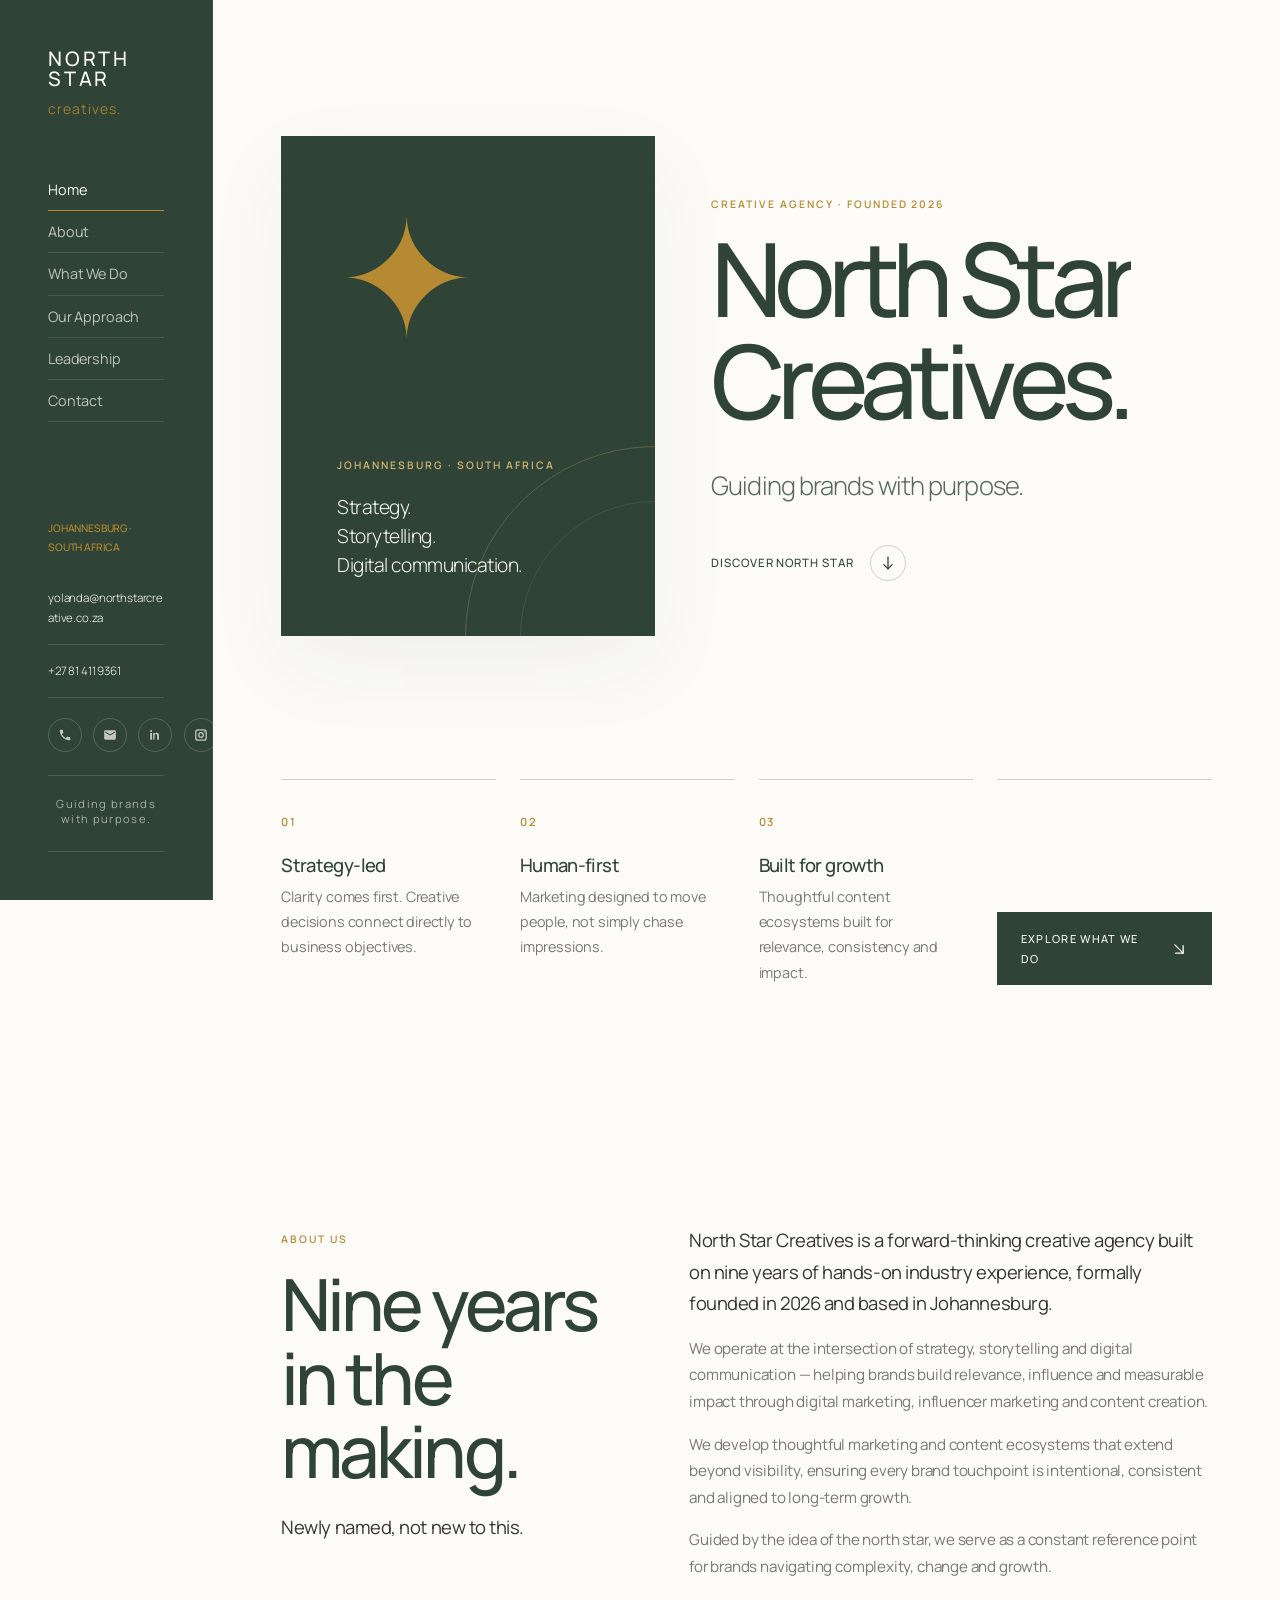
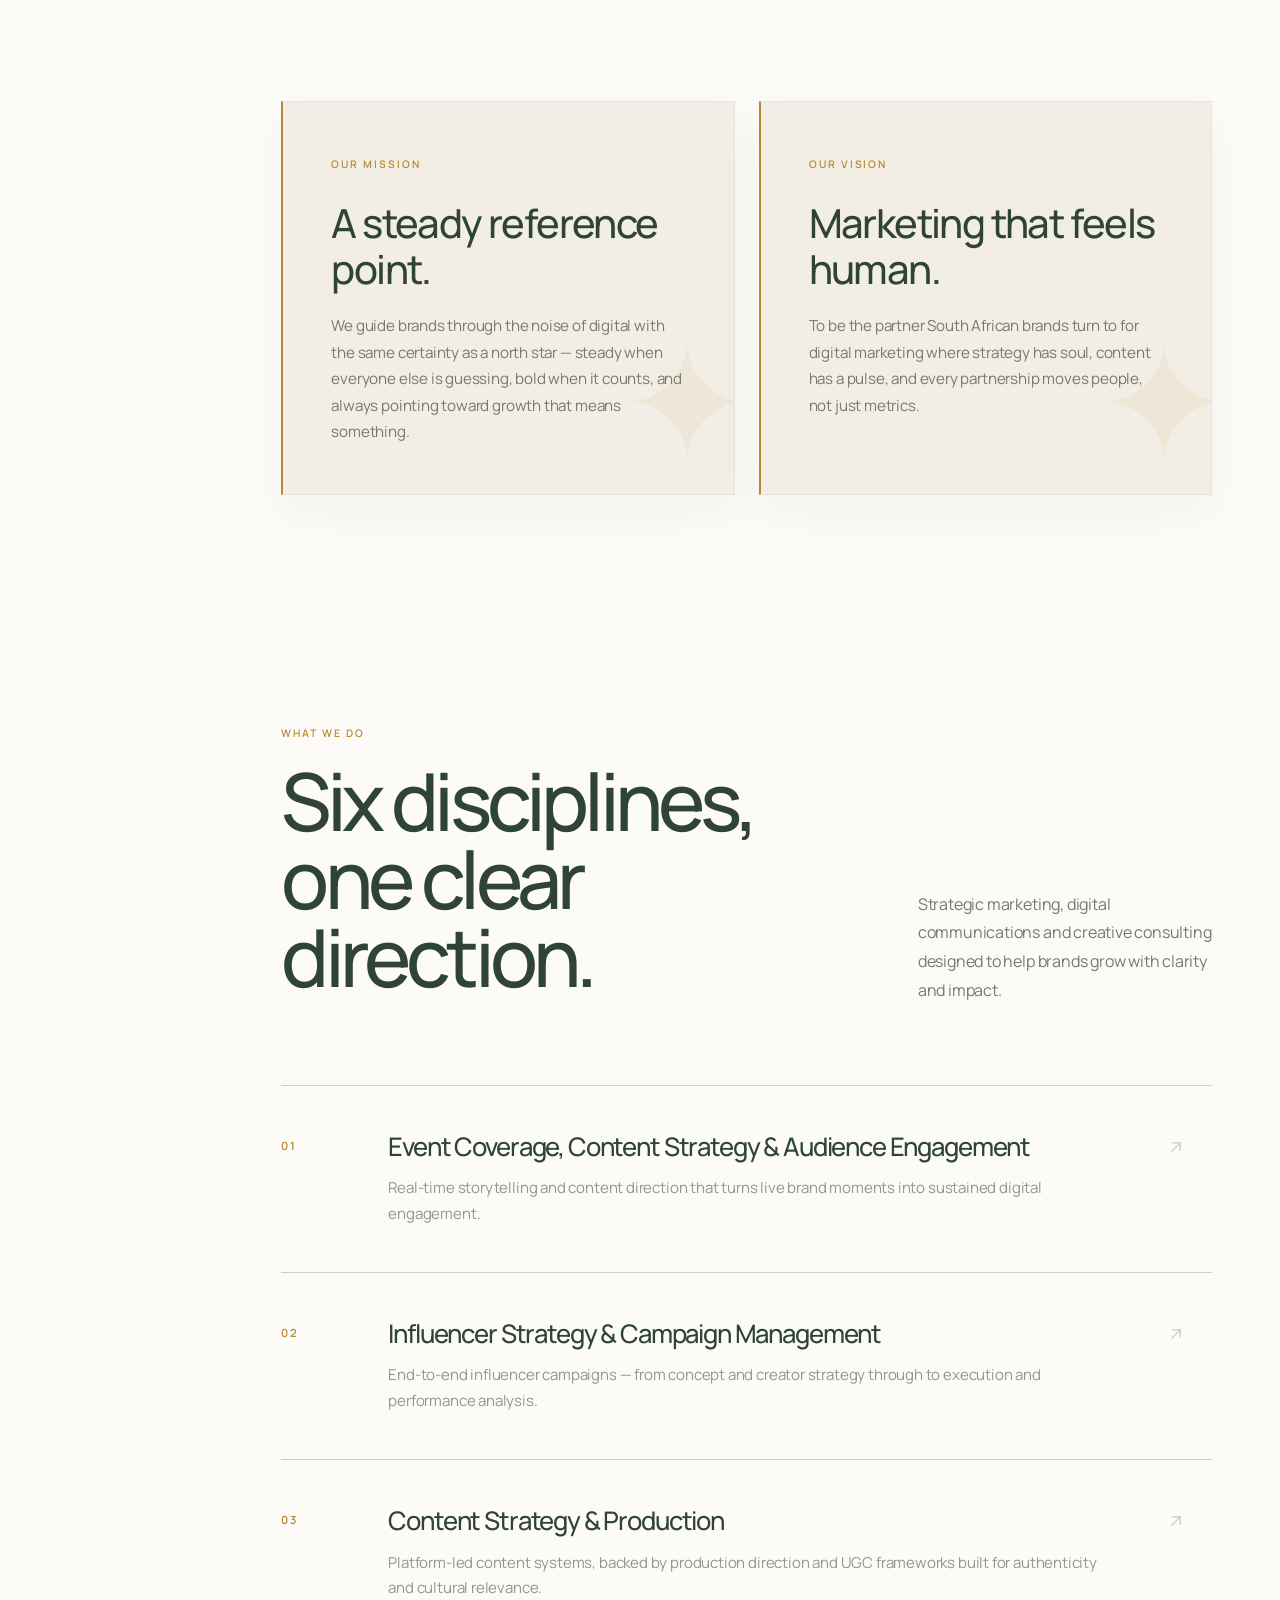
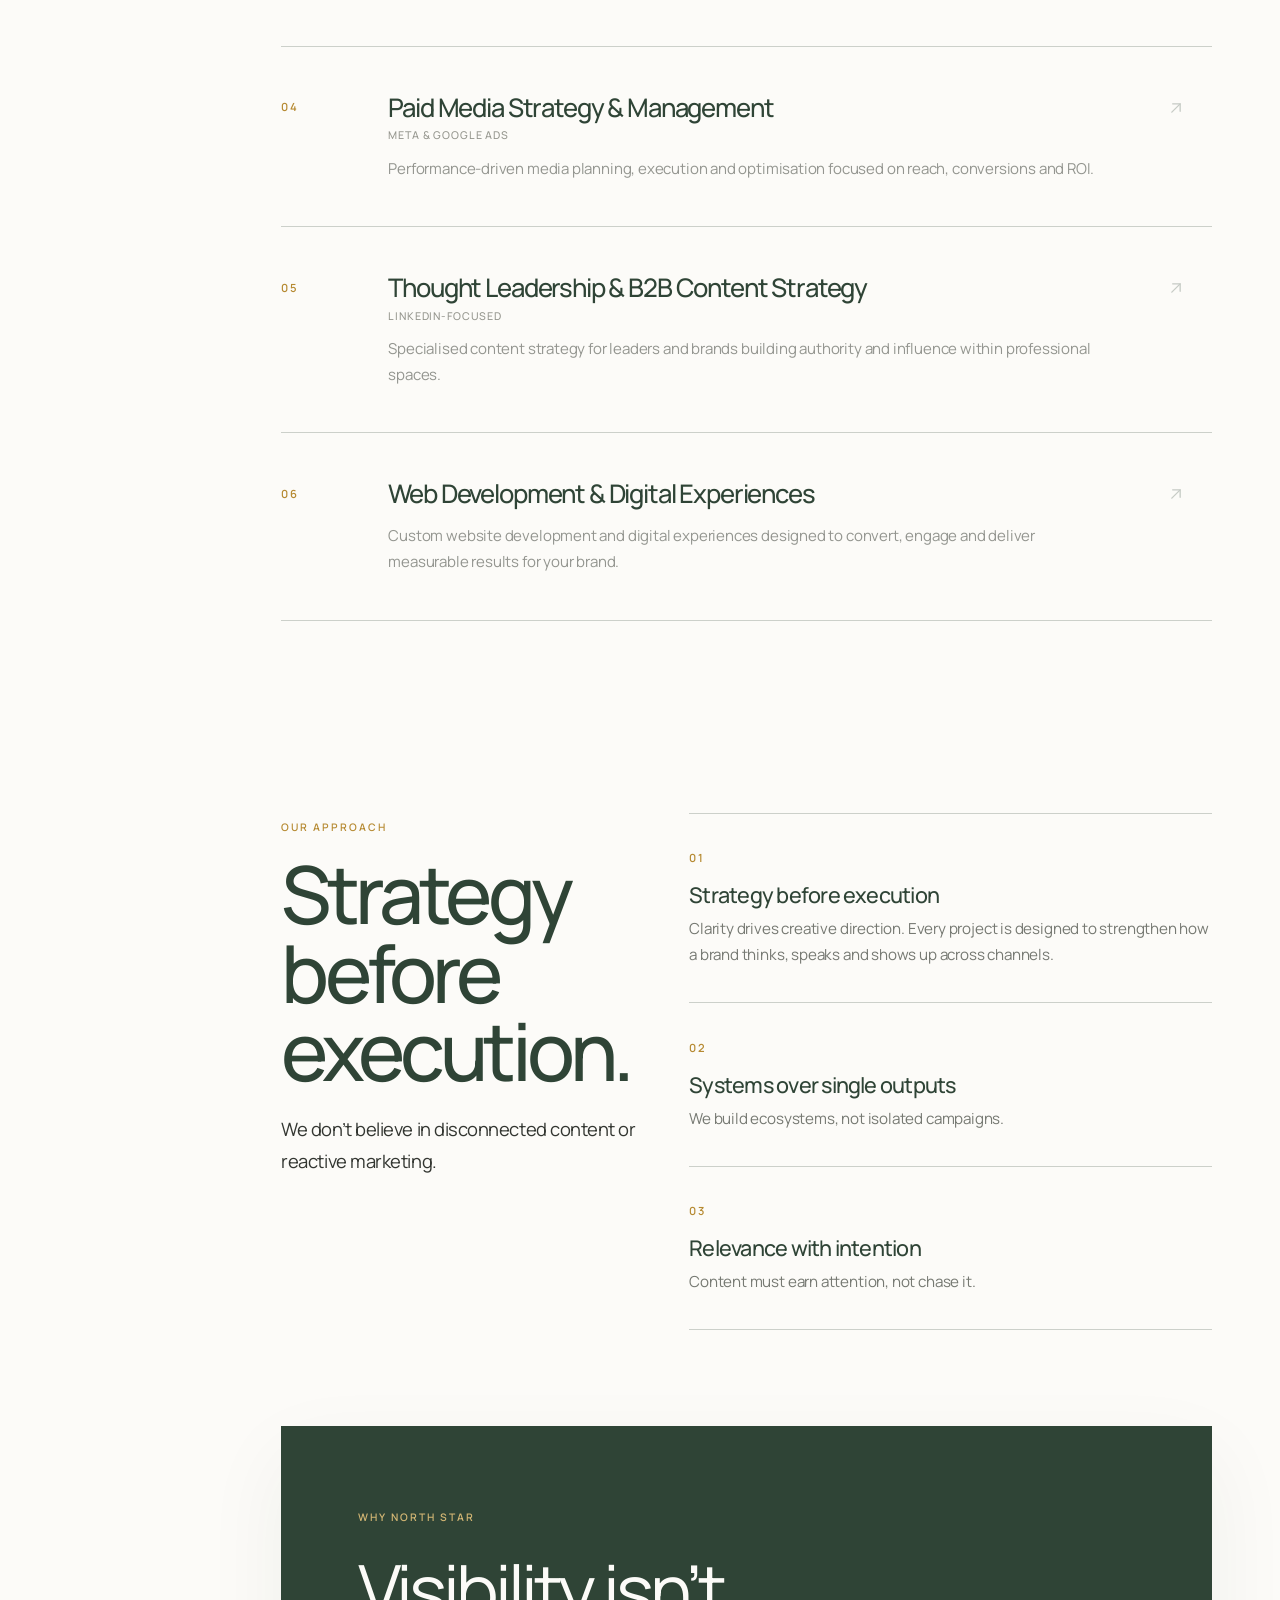
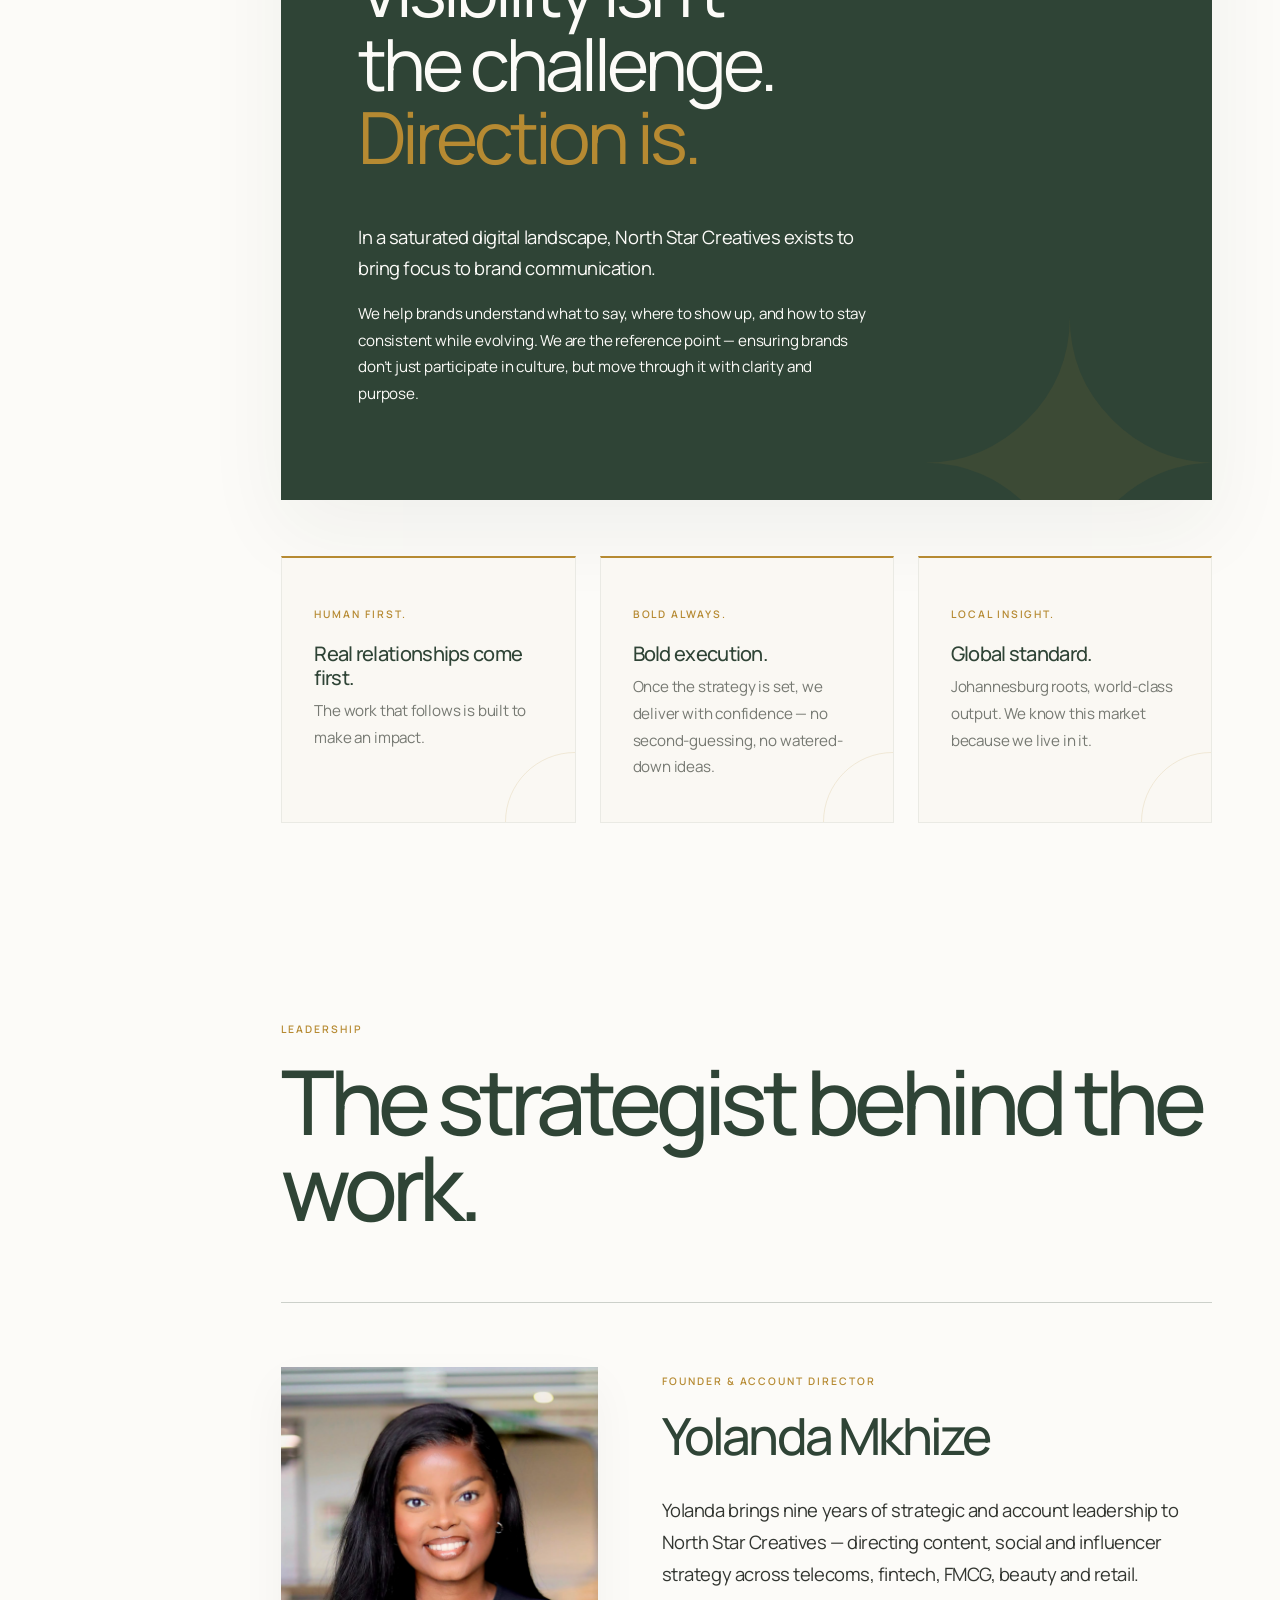
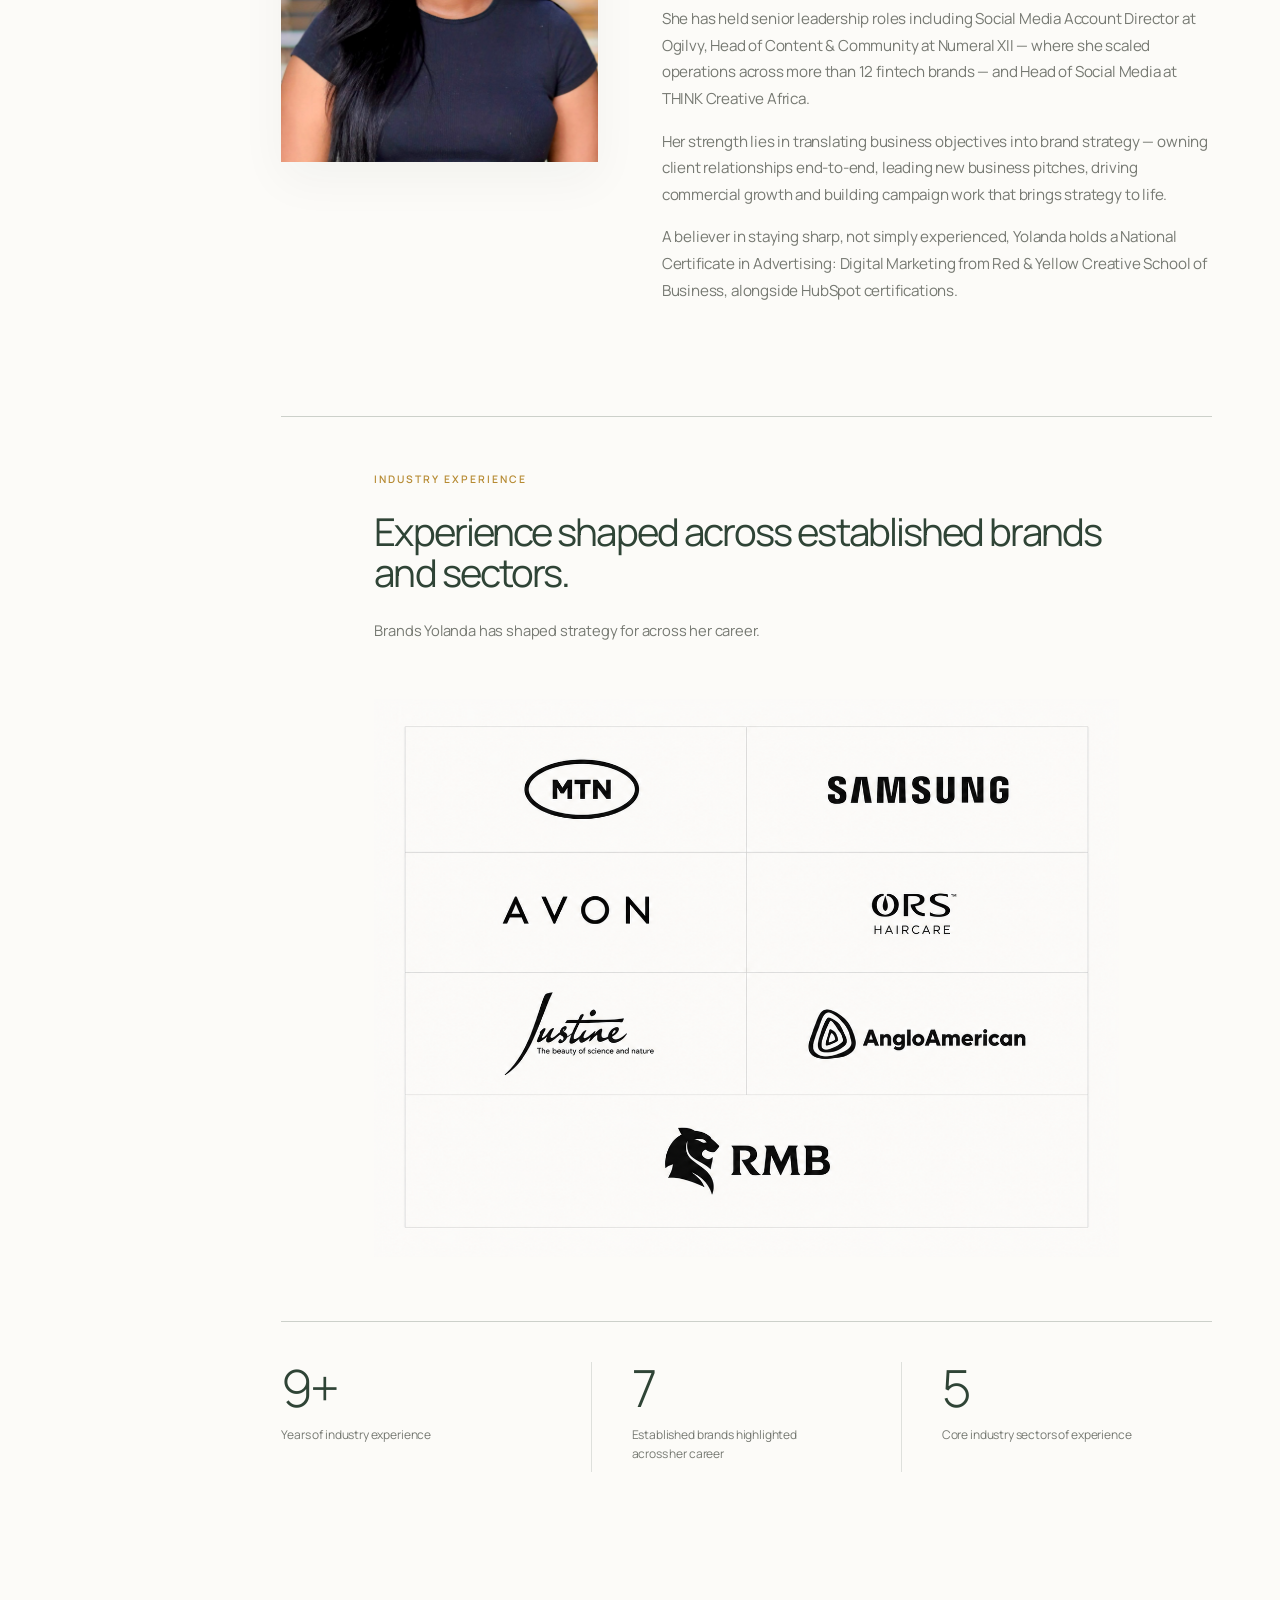
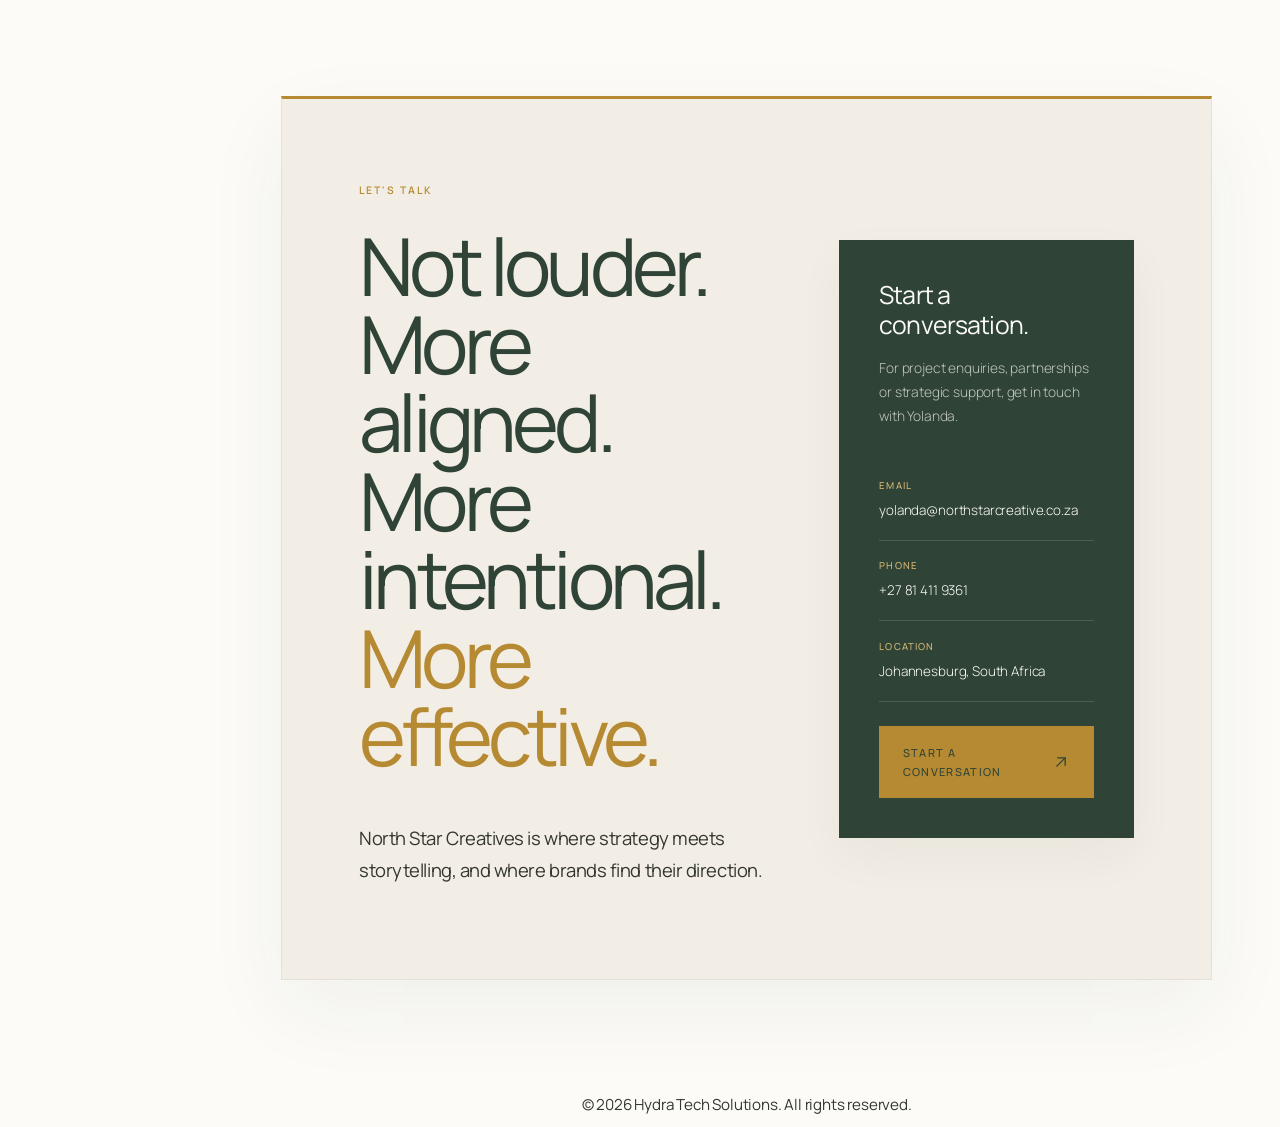
<file: index.html>
<!DOCTYPE html>
<html lang="en">
<head>
  <meta charset="utf-8">
  <meta http-equiv="X-UA-Compatible" content="IE=edge">
  <meta name="viewport" content="width=device-width, initial-scale=1.0">
  <meta name="format-detection" content="telephone=no">
  <meta name="apple-mobile-web-app-capable" content="yes">

  <title>
    North Star Creatives | Strategic Marketing & Digital Communications
  </title>

  <meta
    name="author"
    content="North Star Creatives">

  <meta
    name="description"
    content="North Star Creatives is a Johannesburg-based creative agency guiding brands with purpose through strategy, storytelling and digital communication.">

  <meta
    name="keywords"
    content="North Star Creatives, digital marketing, influencer marketing, content strategy, paid media, Johannesburg creative agency">


  <!-- VENDOR -->
  <link
    rel="stylesheet"
    href="css/vendor.css">


  <!-- BOOTSTRAP -->
  <link
    href="https://cdn.jsdelivr.net/npm/bootstrap@5.3.1/dist/css/bootstrap.min.css"
    rel="stylesheet"
    crossorigin="anonymous">


  <!-- FONT -->
  <link
    rel="preconnect"
    href="https://fonts.googleapis.com">

  <link
    rel="preconnect"
    href="https://fonts.gstatic.com"
    crossorigin>

  <link
    href="https://fonts.googleapis.com/css2?family=Manrope:wght@300;400;500;600&display=swap"
    rel="stylesheet">


  <!-- NORTH STAR -->
  <link
    rel="stylesheet"
    href="style.css">


  <!-- ==================================================
       CONSISTENT NON-EMOJI ARROWS
  =================================================== -->

  <style>

    .north-arrow-icon {
      display: block;
      width: 20px;
      height: 20px;
      flex: 0 0 auto;
      overflow: visible;

      fill: none;
      stroke: currentColor;
      stroke-width: 1.55;
      stroke-linecap: round;
      stroke-linejoin: round;

      pointer-events: none;
    }


    /* Keep normal website arrows visible */

    .service-arrow .north-arrow-icon,
    .premium-button .north-arrow-icon,
    .hero-scroll-arrow .north-arrow-icon {
      display: block;
    }


    /* Mobile navigation arrows hidden on desktop */

    .mobile-nav-arrow {
      display: none;

      width: 20px;
      height: 20px;

      margin-left: auto;

      color: var(--north-gold, #b68a32);

      opacity: 0.9;

      transition:
        transform 0.85s cubic-bezier(.22, 1, .36, 1),
        opacity 0.65s ease;
    }


    @media (max-width: 991px) {

      #one-page-menu .nav-link {
        display: flex !important;
        align-items: center;
        justify-content: space-between;
        gap: 1rem;
      }


      /* Prevent old CSS arrow characters appearing */

      #one-page-menu .nav-link::after {
        content: none !important;
        display: none !important;
      }


      .mobile-nav-arrow {
        display: block;
      }


      #one-page-menu .nav-link:hover .mobile-nav-arrow,
      #one-page-menu .nav-link.active .mobile-nav-arrow {
        transform: translate(3px, -3px);
        opacity: 1;
      }

    }

  </style>

</head>



<body
  class="north-star-site"
  data-bs-spy="scroll"
  data-bs-target="#header-nav"
  tabindex="0">



<!-- ==================================================
     MOBILE TOP BAR
=================================================== -->

<div class="mobile-topbar">


  <a
    href="#home"
    class="mobile-brand"
    aria-label="North Star Creatives home">

    <span class="mobile-brand-main">
      NORTH STAR
    </span>

    <span class="mobile-brand-sub">
      creatives.
    </span>

  </a>



  <button
    class="menu-btn"
    type="button"
    aria-label="Open navigation"
    aria-expanded="false"
    aria-controls="header-nav">

    <span></span>

  </button>


</div>



<div class="container-fluid page-shell">



<!-- ========================================================
     SIDEBAR
========================================================= -->

<header
  id="header-nav"
  class="col-lg-2 position-fixed px-4 px-xl-5 north-star-sidebar">


  <div class="header-wrap d-flex flex-column justify-content-between">


    <div class="navigation">



      <!-- BRAND -->

      <div class="site-logo mt-5">

        <a
          href="#home"
          class="brand-lockup"
          aria-label="North Star Creatives home">

          <span class="brand-main">
            NORTH STAR
          </span>

          <span class="brand-sub">
            creatives.
          </span>

        </a>

      </div>



      <!-- NAVIGATION -->

      <nav
        id="one-page-menu"
        class="vertical-menu my-5">


        <ul class="menu-list list-unstyled">



          <!-- HOME -->

          <li>

            <a
              href="#home"
              class="nav-link active">

              <span class="nav-link-label">
                Home
              </span>

              <svg
                class="mobile-nav-arrow north-arrow-icon"
                viewBox="0 0 24 24"
                aria-hidden="true"
                focusable="false">

                <path d="M7 17L17 7"></path>
                <path d="M8 7H17V16"></path>

              </svg>

            </a>

          </li>



          <!-- ABOUT -->

          <li>

            <a
              href="#about"
              class="nav-link">

              <span class="nav-link-label">
                About
              </span>

              <svg
                class="mobile-nav-arrow north-arrow-icon"
                viewBox="0 0 24 24"
                aria-hidden="true"
                focusable="false">

                <path d="M7 17L17 7"></path>
                <path d="M8 7H17V16"></path>

              </svg>

            </a>

          </li>



          <!-- SERVICES -->

          <li>

            <a
              href="#services"
              class="nav-link">

              <span class="nav-link-label">
                What We Do
              </span>

              <svg
                class="mobile-nav-arrow north-arrow-icon"
                viewBox="0 0 24 24"
                aria-hidden="true"
                focusable="false">

                <path d="M7 17L17 7"></path>
                <path d="M8 7H17V16"></path>

              </svg>

            </a>

          </li>



          <!-- APPROACH -->

          <li>

            <a
              href="#approach"
              class="nav-link">

              <span class="nav-link-label">
                Our Approach
              </span>

              <svg
                class="mobile-nav-arrow north-arrow-icon"
                viewBox="0 0 24 24"
                aria-hidden="true"
                focusable="false">

                <path d="M7 17L17 7"></path>
                <path d="M8 7H17V16"></path>

              </svg>

            </a>

          </li>



          <!-- LEADERSHIP -->

          <li>

            <a
              href="#leadership"
              class="nav-link">

              <span class="nav-link-label">
                Leadership
              </span>

              <svg
                class="mobile-nav-arrow north-arrow-icon"
                viewBox="0 0 24 24"
                aria-hidden="true"
                focusable="false">

                <path d="M7 17L17 7"></path>
                <path d="M8 7H17V16"></path>

              </svg>

            </a>

          </li>



          <!-- CONTACT -->

          <li>

            <a
              href="#contact"
              class="nav-link">

              <span class="nav-link-label">
                Contact
              </span>

              <svg
                class="mobile-nav-arrow north-arrow-icon"
                viewBox="0 0 24 24"
                aria-hidden="true"
                focusable="false">

                <path d="M7 17L17 7"></path>
                <path d="M8 7H17V16"></path>

              </svg>

            </a>

          </li>


        </ul>


      </nav>


    </div>



    <!-- SIDEBAR CONTACT -->

    <div class="sidebar-contact">


      <span class="sidebar-location">
        Johannesburg · South Africa
      </span>



      <div class="email-links mt-3">


        <a
          href="mailto:yolanda@northstarcreative.co.za"
          class="py-3 border-bottom d-flex">

          yolanda@northstarcreative.co.za

        </a>



        <a
          href="tel:+27814119361"
          class="py-3 border-bottom d-flex">

          +27 81 411 9361

        </a>


      </div>



      <!-- SOCIAL LINKS -->

      <div class="sidebar-socials">



        <!-- PHONE -->

        <a
          href="tel:+27814119361"
          class="sidebar-social-link"
          aria-label="Call North Star Creatives">

          <svg
            class="sidebar-social-icon"
            viewBox="0 0 24 24"
            aria-hidden="true">

            <path
              d="M6.62 10.79a15.46 15.46 0 0 0 6.59 6.59l2.2-2.2a1 1 0 0 1 1.02-.24c1.12.37 2.33.57 3.57.57a1 1 0 0 1 1 1V20a1 1 0 0 1-1 1C10.61 21 3 13.39 3 4a1 1 0 0 1 1-1h3.5a1 1 0 0 1 1 1c0 1.24.2 2.45.57 3.57a1 1 0 0 1-.25 1.02l-2.2 2.2z"/>

          </svg>

        </a>



        <!-- EMAIL -->

        <a
          href="mailto:yolanda@northstarcreative.co.za"
          class="sidebar-social-link"
          aria-label="Email North Star Creatives">

          <svg
            class="sidebar-social-icon"
            viewBox="0 0 24 24"
            aria-hidden="true">

            <path
              d="M20 4H4a2 2 0 0 0-2 2v12a2 2 0 0 0 2 2h16a2 2 0 0 0 2-2V6a2 2 0 0 0-2-2zm0 4-8 5-8-5V6l8 5 8-5v2z"/>

          </svg>

        </a>



        <!-- LINKEDIN -->

        <a
          href="https://www.linkedin.com/company/north-star-creatives/"
          target="_blank"
          rel="noopener noreferrer"
          class="sidebar-social-link"
          aria-label="North Star Creatives on LinkedIn">

          <svg
            class="sidebar-social-icon"
            viewBox="0 0 24 24"
            aria-hidden="true">

            <path
              d="M5.34 3.5A1.84 1.84 0 1 1 5.34 7.18 1.84 1.84 0 0 1 5.34 3.5zM3.75 8.5h3.18V20H3.75V8.5zm5.17 0h3.05v1.57h.04c.43-.8 1.46-1.94 3.01-1.94 3.22 0 3.81 2.12 3.81 4.87V20h-3.17v-6.2c0-1.48-.03-3.38-2.06-3.38-2.06 0-2.38 1.61-2.38 3.27V20H8.92V8.5z"/>

          </svg>

        </a>



        <!-- INSTAGRAM -->

        <a
          href="https://www.instagram.com/northstar_creatives?igsi=ZWZ6OWdwNGkxcm1v"
          target="_blank"
          rel="noopener noreferrer"
          class="sidebar-social-link"
          aria-label="North Star Creatives on Instagram">

          <svg
            class="sidebar-social-icon"
            viewBox="0 0 24 24"
            aria-hidden="true">

            <path
              d="M7 2h10a5 5 0 0 1 5 5v10a5 5 0 0 1-5 5H7a5 5 0 0 1-5-5V7a5 5 0 0 1 5-5zm0 2.2A2.8 2.8 0 0 0 4.2 7v10A2.8 2.8 0 0 0 7 19.8h10a2.8 2.8 0 0 0 2.8-2.8V7A2.8 2.8 0 0 0 17 4.2H7zm10.25 1.55a.95.95 0 1 1 0 1.9.95.95 0 0 1 0-1.9zM12 7a5 5 0 1 1 0 10 5 5 0 0 1 0-10zm0 2.2A2.8 2.8 0 1 0 12 14.8 2.8 2.8 0 0 0 12 9.2z"/>

          </svg>

        </a>


      </div>



      <p class="sidebar-tagline mb-2">
        Guiding brands with purpose.
      </p>


      <div class="sidebar-footer py-4 mt-4">

        <p class="mb-0"></p>

      </div>


    </div>


  </div>


</header>



<!-- ========================================================
     MAIN
========================================================= -->

<main class="col-lg-10 offset-lg-2">


<div class="container">


<div class="content-shell">



<!-- ==================================================
     HOME
=================================================== -->

<section
  id="home"
  class="home-section">


  <div class="row align-items-center hero-row">



    <!-- HERO VISUAL -->

    <div class="col-lg-5">


      <div
        class="hero-visual"
        data-aos="fade-right"
        data-aos-duration="1200">


        <div class="north-star-symbol">
          ✦
        </div>


        <div class="hero-visual-bottom">


          <span class="section-kicker dark-kicker">
            Johannesburg · South Africa
          </span>


          <p class="hero-visual-copy mb-0">

            Strategy.<br>
            Storytelling.<br>
            Digital communication.

          </p>


        </div>


      </div>


    </div>



    <!-- HERO CONTENT -->

    <div class="col-lg-7">


      <div
        class="banner-content"
        data-aos="fade-up"
        data-aos-duration="1200">


        <span class="section-kicker">
          Creative agency · Founded 2026
        </span>


        <h1 class="banner-title display-xl txt-fx slide-up">

          North Star<br>
          Creatives.

        </h1>


        <p class="hero-tagline">
          Guiding brands with purpose.
        </p>



        <a
          href="#about"
          class="hero-scroll-link">


          <span>
            Discover North Star
          </span>


          <span
            class="hero-scroll-arrow"
            aria-hidden="true">


            <svg
              class="north-arrow-icon"
              viewBox="0 0 24 24"
              aria-hidden="true"
              focusable="false">

              <path d="M12 5V19"></path>
              <path d="M7 14L12 19L17 14"></path>

            </svg>


          </span>


        </a>


      </div>


    </div>


  </div>



  <!-- PRINCIPLES -->

  <div class="row g-4 hero-principles">



    <div class="col-lg-3 col-md-6">


      <div
        class="north-star-mini-card"
        data-aos="fade-up"
        data-aos-duration="1200">


        <span class="mini-number">
          01
        </span>


        <h3>
          Strategy-led
        </h3>


        <p>

          Clarity comes first. Creative decisions
          connect directly to business objectives.

        </p>


      </div>


    </div>



    <div class="col-lg-3 col-md-6">


      <div
        class="north-star-mini-card"
        data-aos="fade-up"
        data-aos-delay="80"
        data-aos-duration="1200">


        <span class="mini-number">
          02
        </span>


        <h3>
          Human-first
        </h3>


        <p>

          Marketing designed to move people,
          not simply chase impressions.

        </p>


      </div>


    </div>



    <div class="col-lg-3 col-md-6">


      <div
        class="north-star-mini-card"
        data-aos="fade-up"
        data-aos-delay="160"
        data-aos-duration="1200">


        <span class="mini-number">
          03
        </span>


        <h3>
          Built for growth
        </h3>


        <p>

          Thoughtful content ecosystems built for
          relevance, consistency and impact.

        </p>


      </div>


    </div>



    <div class="col-lg-3 col-md-6">


      <div
        class="hero-cta-card"
        data-aos="fade-up"
        data-aos-delay="240"
        data-aos-duration="1200">


        <a
          href="#services"
          class="premium-button w-100">


          <span>
            Explore What We Do
          </span>


          <span aria-hidden="true">


            <svg
              class="north-arrow-icon"
              viewBox="0 0 24 24"
              aria-hidden="true"
              focusable="false">

              <path d="M7 7L17 17"></path>
              <path d="M8 17H17V8"></path>

            </svg>


          </span>


        </a>


      </div>


    </div>


  </div>


</section>



<!-- ==================================================
     ABOUT
=================================================== -->

<section
  id="about"
  class="section-space standard-section">


  <div class="row g-5 align-items-start">



    <div
      class="col-lg-5"
      data-aos="fade-up"
      data-aos-duration="1200">


      <span class="section-kicker">
        About Us
      </span>


      <h2 class="display-2 section-title">

        Nine years<br>
        in the making.

      </h2>


      <p class="lead mt-4">
        Newly named, not new to this.
      </p>


    </div>



    <div
      class="col-lg-7 about-copy"
      data-aos="fade-up"
      data-aos-delay="100"
      data-aos-duration="1200">


      <p class="lead">

        North Star Creatives is a forward-thinking
        creative agency built on nine years of hands-on
        industry experience, formally founded in 2026
        and based in Johannesburg.

      </p>


      <p>

        We operate at the intersection of strategy,
        storytelling and digital communication — helping
        brands build relevance, influence and measurable
        impact through digital marketing, influencer
        marketing and content creation.

      </p>


      <p>

        We develop thoughtful marketing and content
        ecosystems that extend beyond visibility,
        ensuring every brand touchpoint is intentional,
        consistent and aligned to long-term growth.

      </p>


      <p>

        Guided by the idea of the north star, we serve
        as a constant reference point for brands
        navigating complexity, change and growth.

      </p>


    </div>


  </div>



  <!-- MISSION / VISION -->

  <div class="row g-4 mission-row">



    <div class="col-lg-6">


      <div
        class="mission-card"
        data-aos="fade-up"
        data-aos-duration="1200">


        <span class="section-kicker">
          Our Mission
        </span>


        <h3 class="display-6">
          A steady reference point.
        </h3>


        <p>

          We guide brands through the noise of digital
          with the same certainty as a north star —
          steady when everyone else is guessing,
          bold when it counts, and always pointing
          toward growth that means something.

        </p>


      </div>


    </div>



    <div class="col-lg-6">


      <div
        class="mission-card"
        data-aos="fade-up"
        data-aos-delay="100"
        data-aos-duration="1200">


        <span class="section-kicker">
          Our Vision
        </span>


        <h3 class="display-6">
          Marketing that feels human.
        </h3>


        <p>

          To be the partner South African brands
          turn to for digital marketing where
          strategy has soul, content has a pulse,
          and every partnership moves people,
          not just metrics.

        </p>


      </div>


    </div>


  </div>


</section>



<!-- ==================================================
     WHAT WE DO
=================================================== -->

<section
  id="services"
  class="section-space standard-section">


  <div class="services-heading row justify-content-between align-items-end">



    <div
      class="col-lg-7"
      data-aos="fade-up"
      data-aos-duration="1200">


      <span class="section-kicker">
        What We Do
      </span>


      <h2 class="display-1 section-title">

        Six disciplines,<br>
        one clear direction.

      </h2>


    </div>



    <div
      class="col-lg-4"
      data-aos="fade-up"
      data-aos-delay="100"
      data-aos-duration="1200">


      <p class="services-intro mb-0">

        Strategic marketing, digital communications
        and creative consulting designed to help
        brands grow with clarity and impact.

      </p>


    </div>


  </div>



  <div class="service-list">



    <!-- SERVICE 01 -->

    <article
      class="service-row"
      data-aos="fade-up"
      data-aos-duration="1200">


      <span class="service-number">
        01
      </span>


      <div class="service-content">


        <h3>

          Event Coverage, Content Strategy &
          Audience Engagement

        </h3>


        <p>

          Real-time storytelling and content direction
          that turns live brand moments into sustained
          digital engagement.

        </p>


      </div>


      <span
        class="service-arrow"
        aria-hidden="true">


        <svg
          class="north-arrow-icon"
          viewBox="0 0 24 24"
          aria-hidden="true"
          focusable="false">

          <path d="M7 17L17 7"></path>
          <path d="M8 7H17V16"></path>

        </svg>


      </span>


    </article>



    <!-- SERVICE 02 -->

    <article
      class="service-row"
      data-aos="fade-up"
      data-aos-delay="60"
      data-aos-duration="1200">


      <span class="service-number">
        02
      </span>


      <div class="service-content">


        <h3>
          Influencer Strategy & Campaign Management
        </h3>


        <p>

          End-to-end influencer campaigns — from
          concept and creator strategy through to
          execution and performance analysis.

        </p>


      </div>


      <span
        class="service-arrow"
        aria-hidden="true">


        <svg
          class="north-arrow-icon"
          viewBox="0 0 24 24"
          aria-hidden="true"
          focusable="false">

          <path d="M7 17L17 7"></path>
          <path d="M8 7H17V16"></path>

        </svg>


      </span>


    </article>



    <!-- SERVICE 03 -->

    <article
      class="service-row"
      data-aos="fade-up"
      data-aos-delay="120"
      data-aos-duration="1200">


      <span class="service-number">
        03
      </span>


      <div class="service-content">


        <h3>
          Content Strategy & Production
        </h3>


        <p>

          Platform-led content systems, backed by
          production direction and UGC frameworks
          built for authenticity and cultural relevance.

        </p>


      </div>


      <span
        class="service-arrow"
        aria-hidden="true">


        <svg
          class="north-arrow-icon"
          viewBox="0 0 24 24"
          aria-hidden="true"
          focusable="false">

          <path d="M7 17L17 7"></path>
          <path d="M8 7H17V16"></path>

        </svg>


      </span>


    </article>



    <!-- SERVICE 04 -->

    <article
      class="service-row"
      data-aos="fade-up"
      data-aos-delay="180"
      data-aos-duration="1200">


      <span class="service-number">
        04
      </span>


      <div class="service-content">


        <h3>

          Paid Media Strategy & Management

          <span class="service-detail">
            Meta & Google Ads
          </span>

        </h3>


        <p>

          Performance-driven media planning,
          execution and optimisation focused on
          reach, conversions and ROI.

        </p>


      </div>


      <span
        class="service-arrow"
        aria-hidden="true">


        <svg
          class="north-arrow-icon"
          viewBox="0 0 24 24"
          aria-hidden="true"
          focusable="false">

          <path d="M7 17L17 7"></path>
          <path d="M8 7H17V16"></path>

        </svg>


      </span>


    </article>



    <!-- SERVICE 05 -->

    <article
      class="service-row"
      data-aos="fade-up"
      data-aos-delay="240"
      data-aos-duration="1200">


      <span class="service-number">
        05
      </span>


      <div class="service-content">


        <h3>

          Thought Leadership & B2B Content Strategy

          <span class="service-detail">
            LinkedIn-focused
          </span>

        </h3>


        <p>

          Specialised content strategy for leaders
          and brands building authority and influence
          within professional spaces.

        </p>


      </div>


      <span
        class="service-arrow"
        aria-hidden="true">


        <svg
          class="north-arrow-icon"
          viewBox="0 0 24 24"
          aria-hidden="true"
          focusable="false">

          <path d="M7 17L17 7"></path>
          <path d="M8 7H17V16"></path>

        </svg>


      </span>


    </article>



    <!-- SERVICE 06 -->

    <article
      class="service-row"
      data-aos="fade-up"
      data-aos-delay="300"
      data-aos-duration="1200">


      <span class="service-number">
        06
      </span>


      <div class="service-content">


        <h3>
          Web Development & Digital Experiences
        </h3>


        <p>

          Custom website development and digital experiences
          designed to convert, engage and deliver measurable
          results for your brand.

        </p>


      </div>


      <span
        class="service-arrow"
        aria-hidden="true">


        <svg
          class="north-arrow-icon"
          viewBox="0 0 24 24"
          aria-hidden="true"
          focusable="false">

          <path d="M7 17L17 7"></path>
          <path d="M8 7H17V16"></path>

        </svg>


      </span>


    </article>


  </div>


</section>



<!-- ==================================================
     APPROACH
=================================================== -->

<section
  id="approach"
  class="section-space standard-section">


  <div class="row g-5">



    <div
      class="col-lg-5"
      data-aos="fade-up"
      data-aos-duration="1200">


      <span class="section-kicker">
        Our Approach
      </span>


      <h2 class="display-1 section-title">

        Strategy<br>
        before execution.

      </h2>


      <p class="lead mt-4">

        We don’t believe in disconnected
        content or reactive marketing.

      </p>


    </div>



    <div
      class="col-lg-7"
      data-aos="fade-up"
      data-aos-delay="100"
      data-aos-duration="1200">



      <div class="approach-card">


        <span class="service-number">
          01
        </span>


        <h3>
          Strategy before execution
        </h3>


        <p>

          Clarity drives creative direction.
          Every project is designed to strengthen
          how a brand thinks, speaks and shows up
          across channels.

        </p>


      </div>



      <div class="approach-card">


        <span class="service-number">
          02
        </span>


        <h3>
          Systems over single outputs
        </h3>


        <p>
          We build ecosystems, not isolated campaigns.
        </p>


      </div>



      <div class="approach-card">


        <span class="service-number">
          03
        </span>


        <h3>
          Relevance with intention
        </h3>


        <p>
          Content must earn attention, not chase it.
        </p>


      </div>


    </div>


  </div>



  <!-- WHY NORTH STAR -->

  <div
    class="statement-block"
    data-aos="fade-up"
    data-aos-duration="1200">


    <span class="section-kicker dark-kicker">
      Why North Star
    </span>


    <h2 class="display-2">

      Visibility isn’t<br>
      the challenge.<br>

      <span class="brand-gold">
        Direction is.
      </span>

    </h2>



    <div class="row statement-copy">


      <div class="col-lg-8">


        <p class="lead">

          In a saturated digital landscape,
          North Star Creatives exists to bring
          focus to brand communication.

        </p>


        <p>

          We help brands understand what to say,
          where to show up, and how to stay
          consistent while evolving. We are the
          reference point — ensuring brands don’t
          just participate in culture, but move
          through it with clarity and purpose.

        </p>


      </div>


    </div>


  </div>



  <!-- VALUES -->

  <div class="row g-4 values-row">



    <div class="col-lg-4">


      <div
        class="value-card"
        data-aos="fade-up"
        data-aos-duration="1200">


        <span class="section-kicker">
          Human first.
        </span>


        <h3>
          Real relationships come first.
        </h3>


        <p>
          The work that follows is built to make an impact.
        </p>


      </div>


    </div>



    <div class="col-lg-4">


      <div
        class="value-card"
        data-aos="fade-up"
        data-aos-delay="80"
        data-aos-duration="1200">


        <span class="section-kicker">
          Bold always.
        </span>


        <h3>
          Bold execution.
        </h3>


        <p>

          Once the strategy is set, we deliver
          with confidence — no second-guessing,
          no watered-down ideas.

        </p>


      </div>


    </div>



    <div class="col-lg-4">


      <div
        class="value-card"
        data-aos="fade-up"
        data-aos-delay="160"
        data-aos-duration="1200">


        <span class="section-kicker">
          Local insight.
        </span>


        <h3>
          Global standard.
        </h3>


        <p>

          Johannesburg roots, world-class output.
          We know this market because we live in it.

        </p>


      </div>


    </div>


  </div>


</section>



<!-- ==================================================
     LEADERSHIP
=================================================== -->

<section
  id="leadership"
  class="section-space standard-section">



  <!-- LEADERSHIP HEADER -->

  <div
    class="leadership-header"
    data-aos="fade-up"
    data-aos-duration="1200">


    <span class="section-kicker">
      Leadership
    </span>


    <h2 class="leadership-heading">
      The strategist behind the work.
    </h2>


  </div>



  <!-- FOUNDER BIO -->

  <div
    class="leadership-bio"
    data-aos="fade-up"
    data-aos-delay="100"
    data-aos-duration="1200">


    <div class="leader-photo-wrap">


      <img
        src="images/Yolanda.jpg"
        alt="Yolanda Mkhize"
        class="leader-photo">


    </div>



    <div class="leadership-bio-inner">


      <span class="section-kicker">
        Founder & Account Director
      </span>


      <h3 class="leadership-name">
        Yolanda Mkhize
      </h3>


      <p class="lead">

        Yolanda brings nine years of strategic and account
        leadership to North Star Creatives — directing content,
        social and influencer strategy across telecoms, fintech,
        FMCG, beauty and retail.

      </p>


      <p>

        She has held senior leadership roles including Social Media
        Account Director at Ogilvy, Head of Content & Community at
        Numeral XII — where she scaled operations across more than
        12 fintech brands — and Head of Social Media at THINK
        Creative Africa.

      </p>


      <p>

        Her strength lies in translating business objectives into
        brand strategy — owning client relationships end-to-end,
        leading new business pitches, driving commercial growth
        and building campaign work that brings strategy to life.

      </p>


      <p>

        A believer in staying sharp, not simply experienced,
        Yolanda holds a National Certificate in Advertising:
        Digital Marketing from Red & Yellow Creative School of
        Business, alongside HubSpot certifications.

      </p>


    </div>


  </div>



  <!-- ==================================================
       INDUSTRY EXPERIENCE
  =================================================== -->

  <div
    class="leadership-experience"
    data-aos="fade-up"
    data-aos-duration="1200">



    <div class="experience-header">


      <span class="section-kicker">
        Industry Experience
      </span>


      <h3 class="experience-title">

        Experience shaped across established brands and sectors.

      </h3>


      <p class="experience-intro">

        Brands Yolanda has shaped strategy for across her career.

      </p>


    </div>



    <div class="industry-panel-wrap">


      <img
        src="images/industry-experience-logos.png"
        alt="Brands Yolanda has shaped strategy for, including MTN, Samsung, Avon, ORS Haircare, Justine, Anglo American and RMB"
        class="industry-panel-image">


    </div>



    <!-- METRICS -->

    <div class="leadership-metrics">



      <div class="metric-item">


        <span class="metric-number">
          9+
        </span>


        <span class="metric-label">
          Years of industry experience
        </span>


      </div>



      <div class="metric-item">


        <span class="metric-number">
          7
        </span>


        <span class="metric-label">
          Established brands highlighted across her career
        </span>


      </div>



      <div class="metric-item">


        <span class="metric-number">
          5
        </span>


        <span class="metric-label">
          Core industry sectors of experience
        </span>


      </div>


    </div>


  </div>


</section>



<!-- ==================================================
     CONTACT
=================================================== -->

<section
  id="contact"
  class="section-space contact-section">


  <div
    class="contact-panel"
    data-aos="fade-up"
    data-aos-duration="1200">


    <div class="row g-5 align-items-center">



      <div class="col-lg-7">


        <span class="section-kicker">
          Let's Talk
        </span>


        <h2 class="display-1 contact-title">

          Not louder.<br>
          More aligned.<br>
          More intentional.<br>

          <span class="brand-gold">
            More effective.
          </span>

        </h2>


        <p class="lead contact-intro">

          North Star Creatives is where
          strategy meets storytelling,
          and where brands find their direction.

        </p>


      </div>



      <div class="col-lg-5">


        <div class="contact-details">


          <h3>
            Start a conversation.
          </h3>


          <p class="contact-copy">

            For project enquiries, partnerships
            or strategic support, get in touch
            with Yolanda.

          </p>



          <a
            href="mailto:yolanda@northstarcreative.co.za"
            class="contact-link">


            <span>
              Email
            </span>


            <span>
              yolanda@northstarcreative.co.za
            </span>


          </a>



          <a
            href="tel:+27814119361"
            class="contact-link">


            <span>
              Phone
            </span>


            <span>
              +27 81 411 9361
            </span>


          </a>



          <div class="contact-link no-link">


            <span>
              Location
            </span>


            <span>
              Johannesburg, South Africa
            </span>


          </div>



          <a
            href="mailto:yolanda@northstarcreative.co.za?subject=North%20Star%20Creatives%20Enquiry"
            class="premium-button premium-button-light w-100 contact-button">


            <span>
              Start a Conversation
            </span>


            <span aria-hidden="true">


              <svg
                class="north-arrow-icon"
                viewBox="0 0 24 24"
                aria-hidden="true"
                focusable="false">

                <path d="M7 17L17 7"></path>
                <path d="M8 7H17V16"></path>

              </svg>


            </span>


          </a>


        </div>


      </div>


    </div>


  </div>


</section>



<!-- FOOTER -->

<p class="mb-2 text-center">

  © 2026 Hydra Tech Solutions. All rights reserved.

</p>



</div>
</div>
</main>
</div>



<!-- ==================================================
     JAVASCRIPT
=================================================== -->

<script src="js/jquery-1.11.0.min.js"></script>


<script
  src="https://cdn.jsdelivr.net/npm/bootstrap@5.3.1/dist/js/bootstrap.bundle.min.js"
  crossorigin="anonymous">
</script>


<script src="js/plugins.js"></script>

<script src="js/script.js"></script>


</body>
</html>
</file>
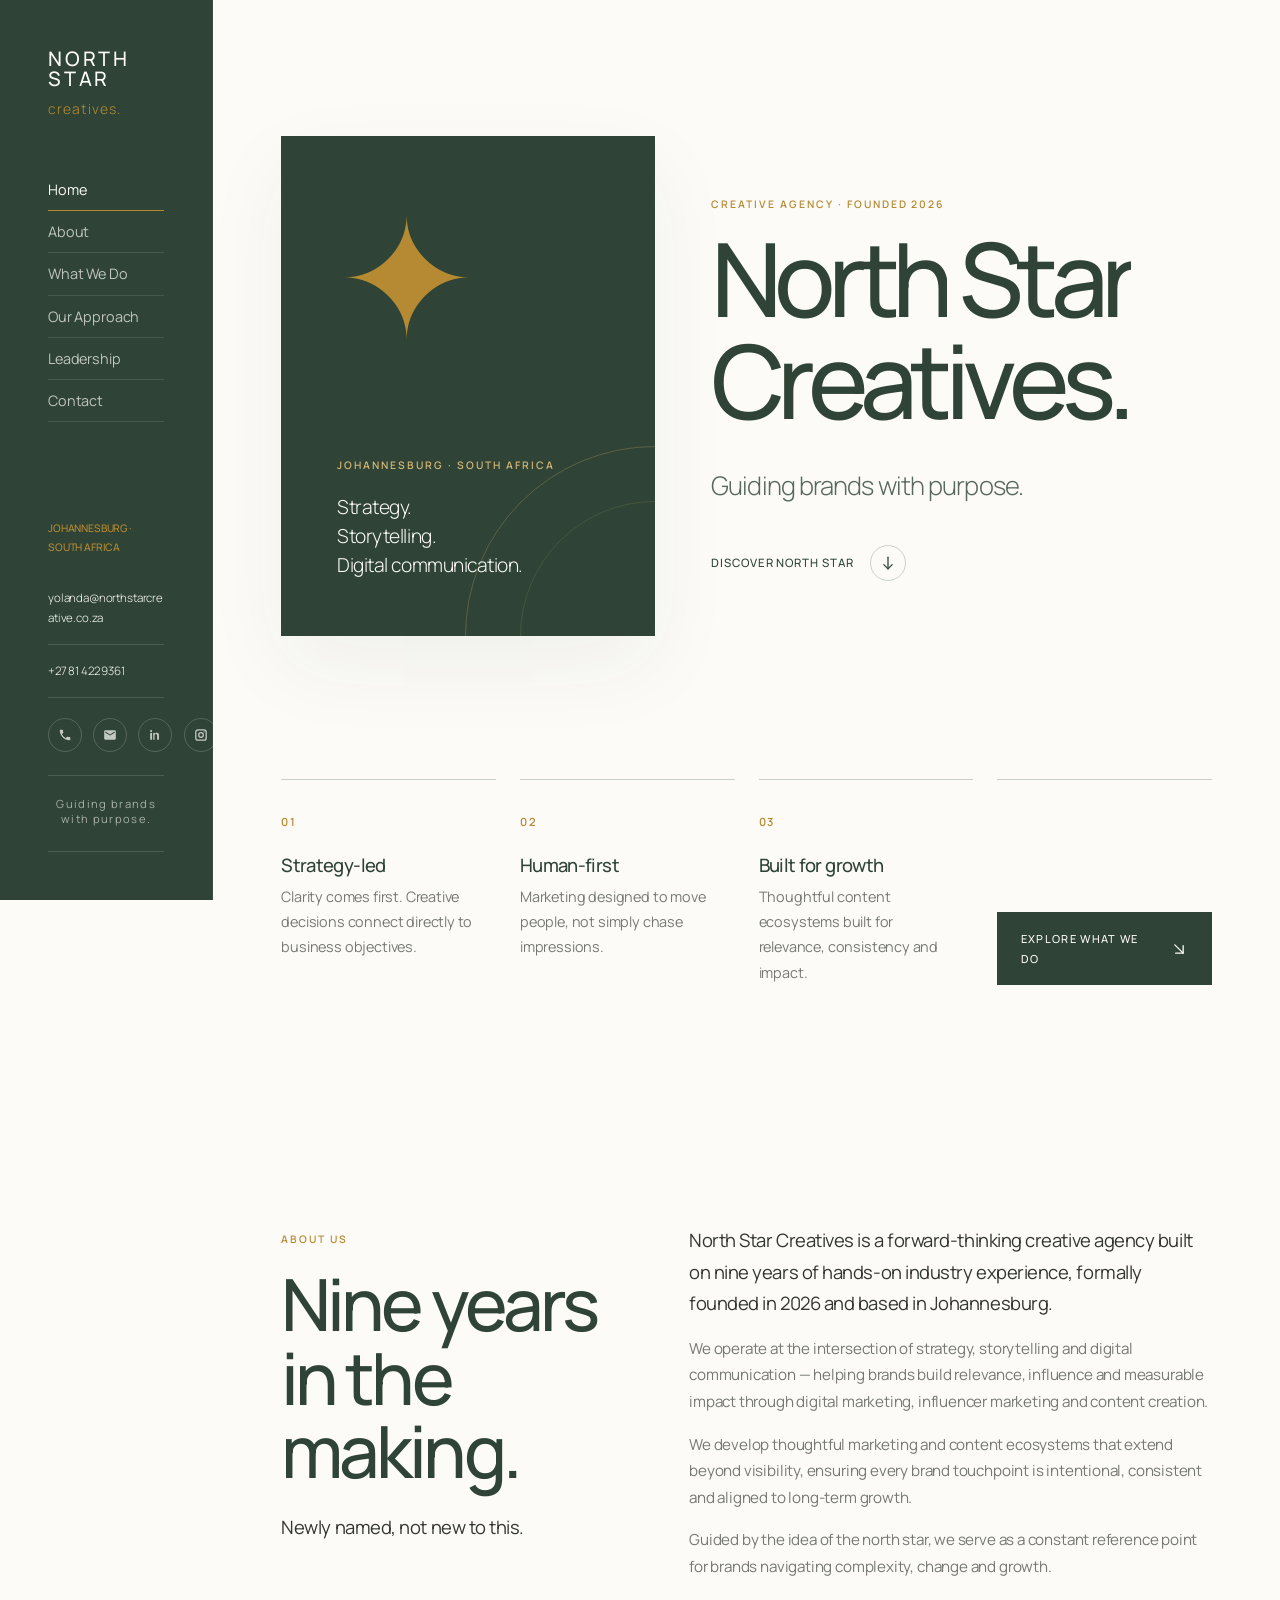
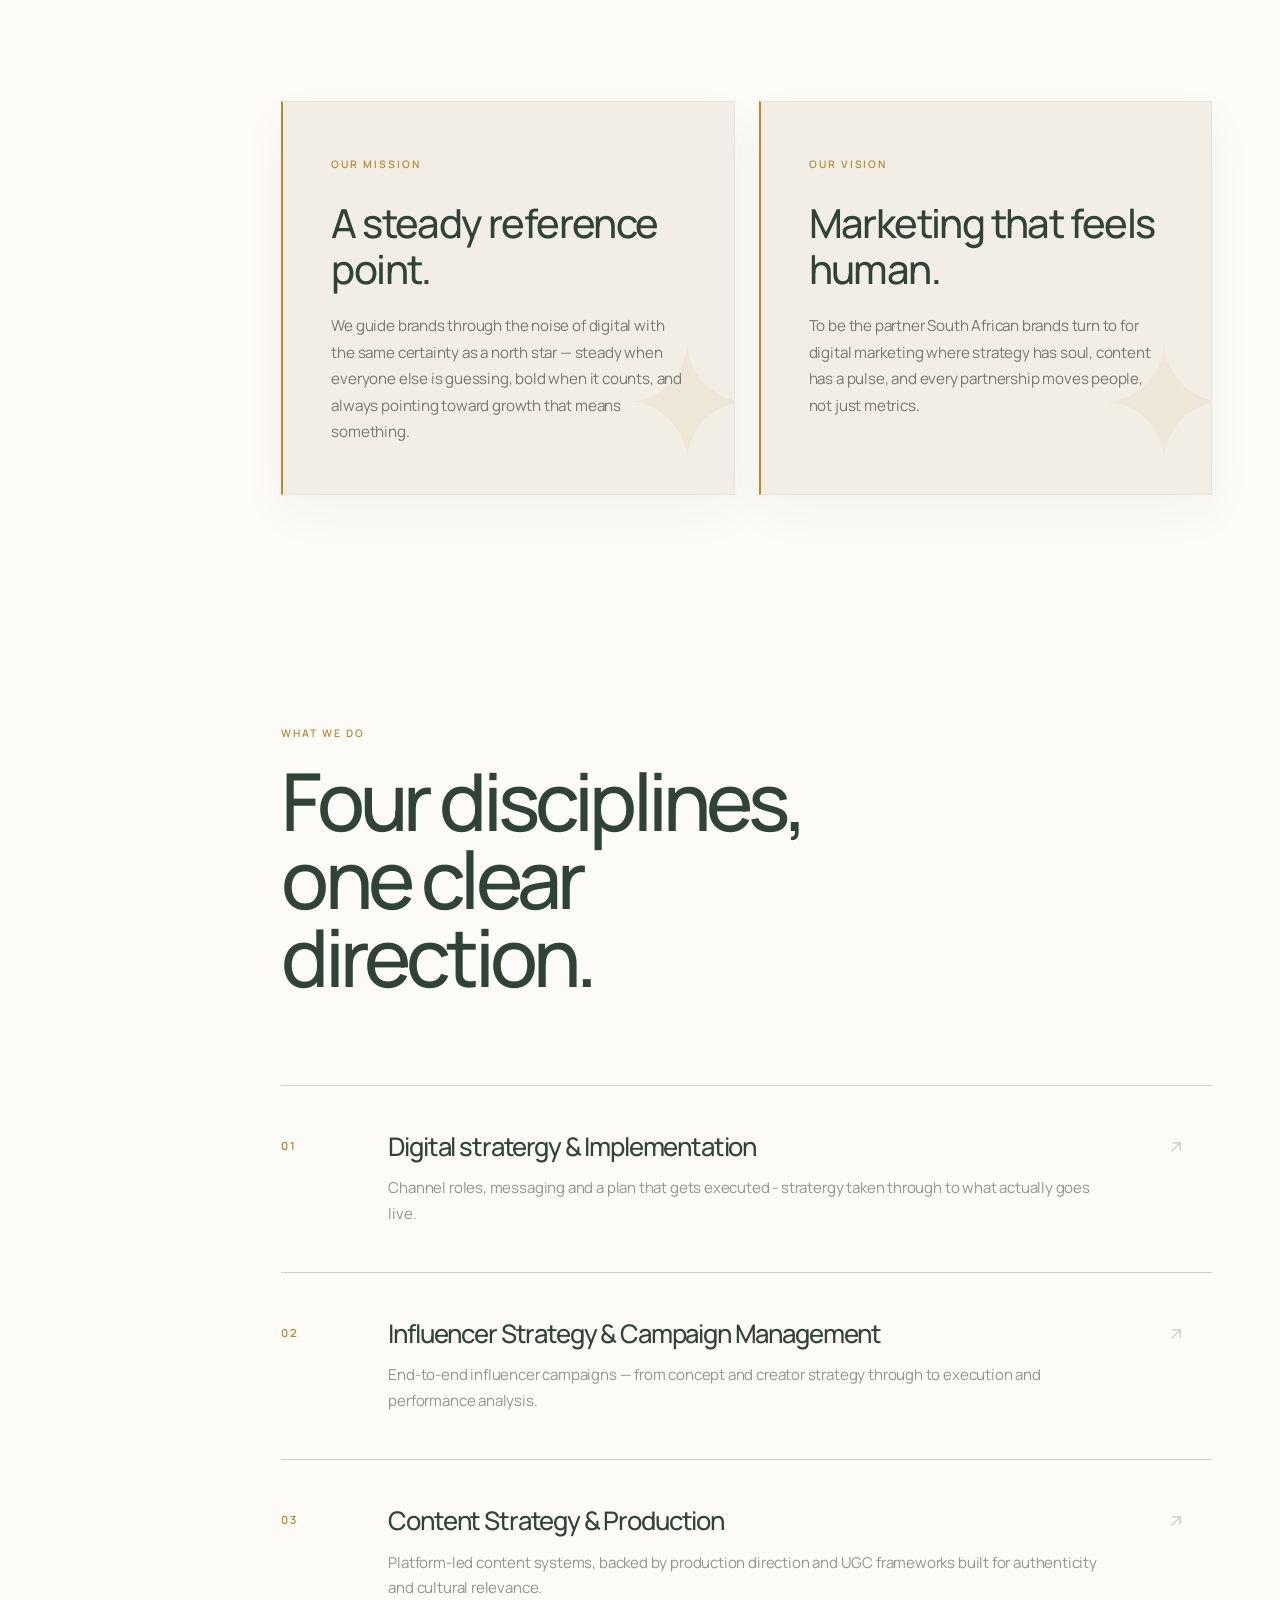
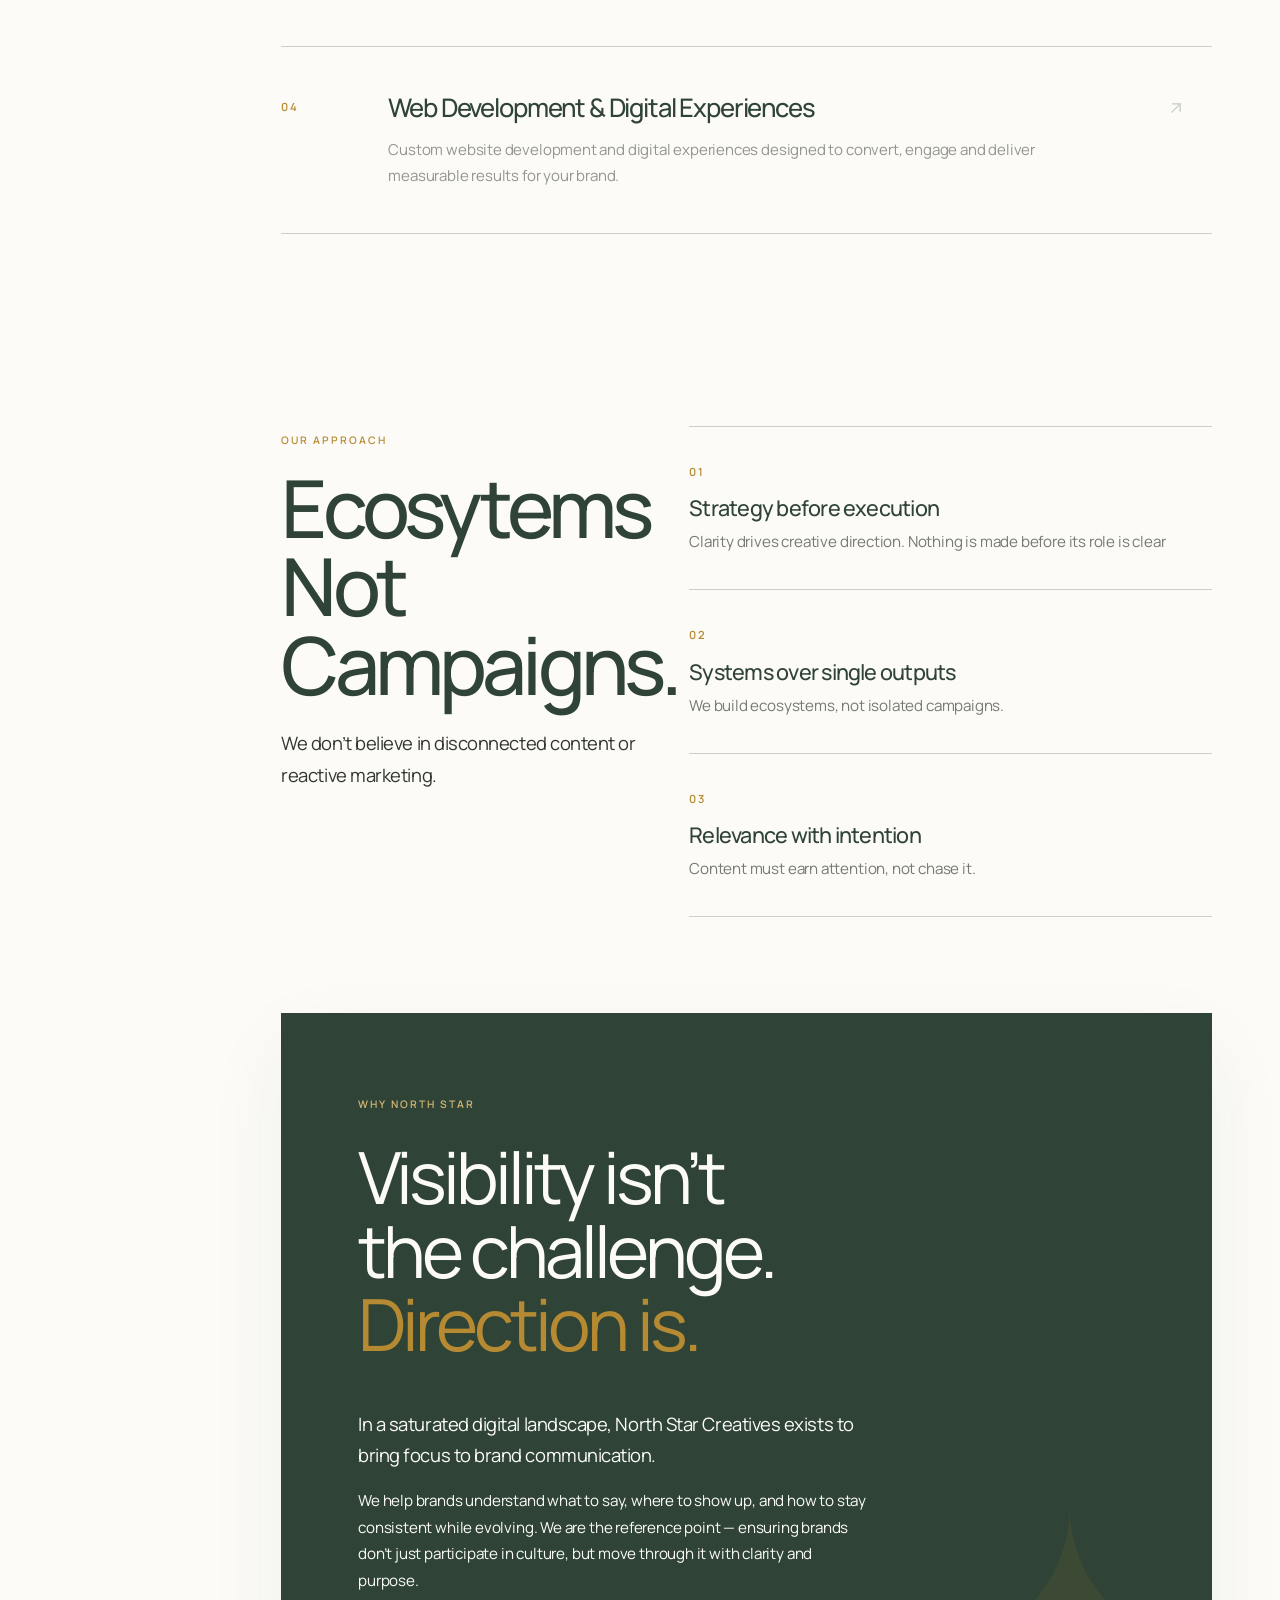
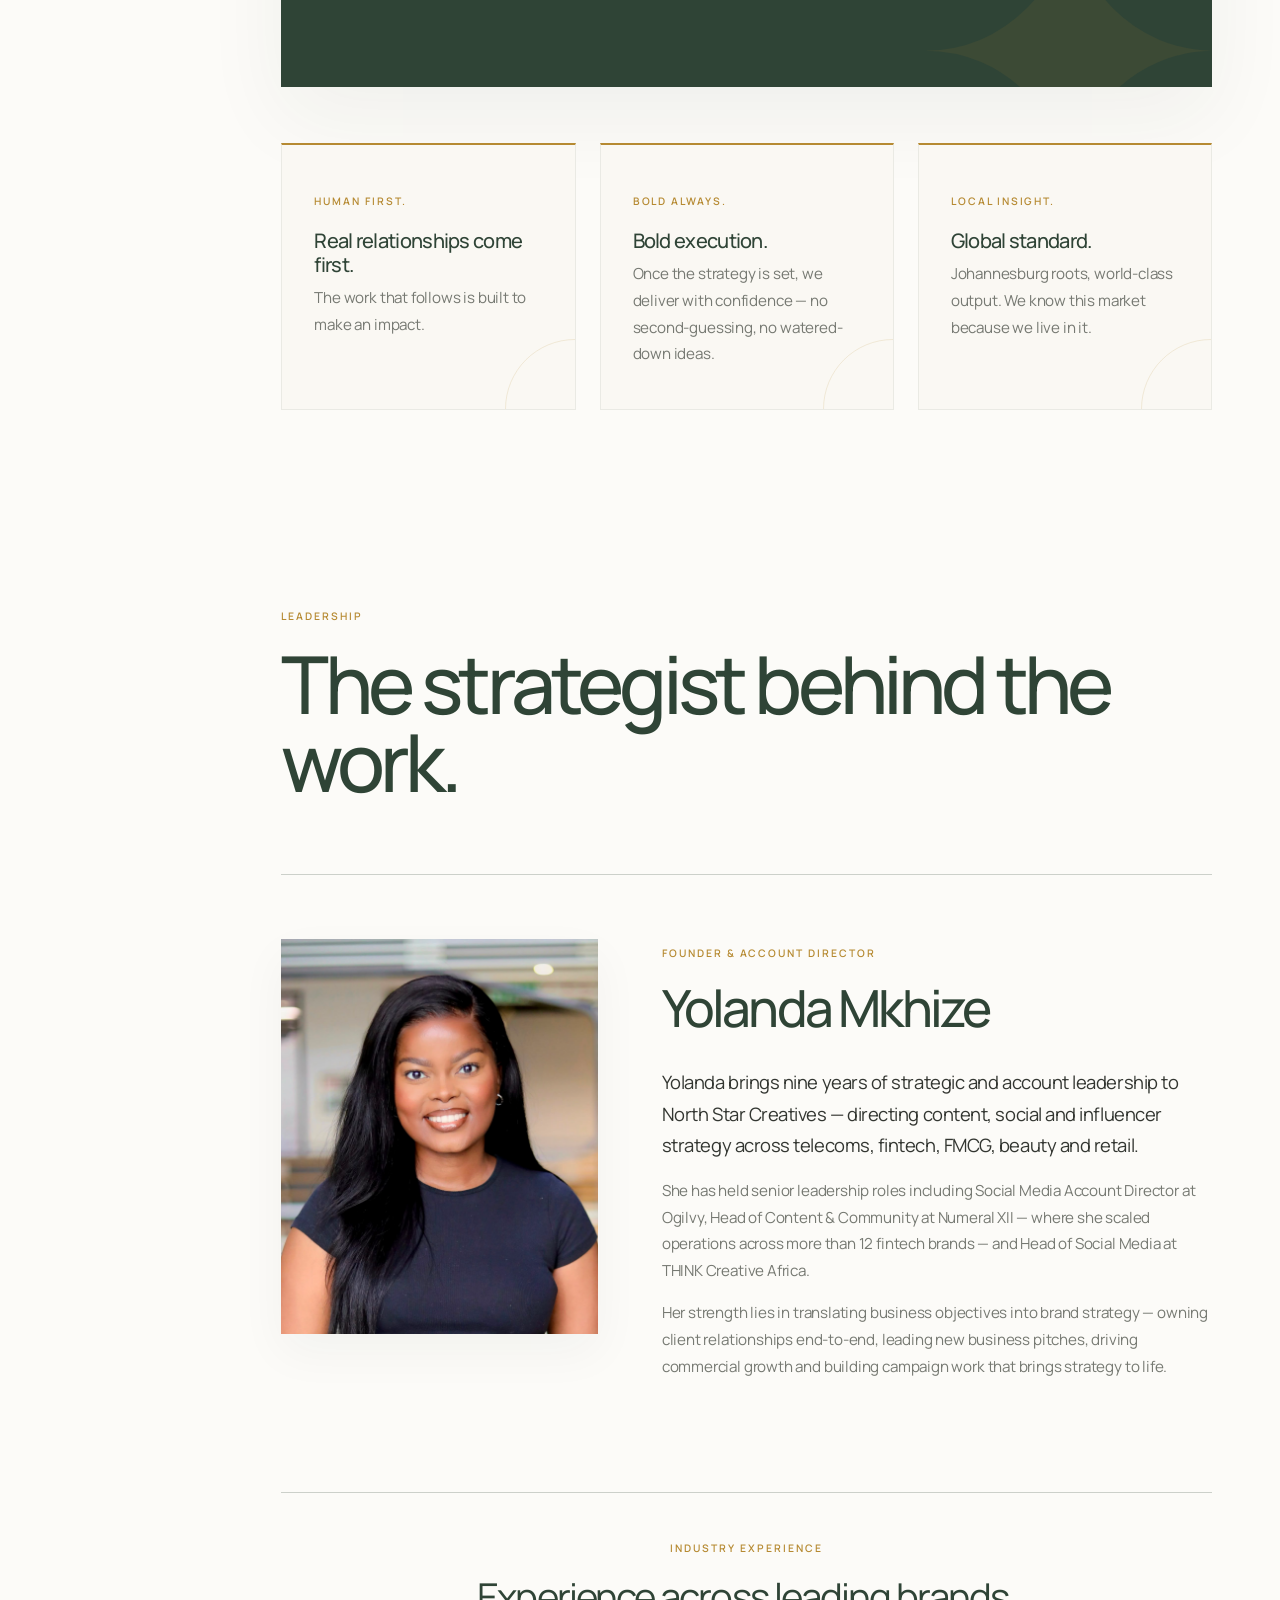
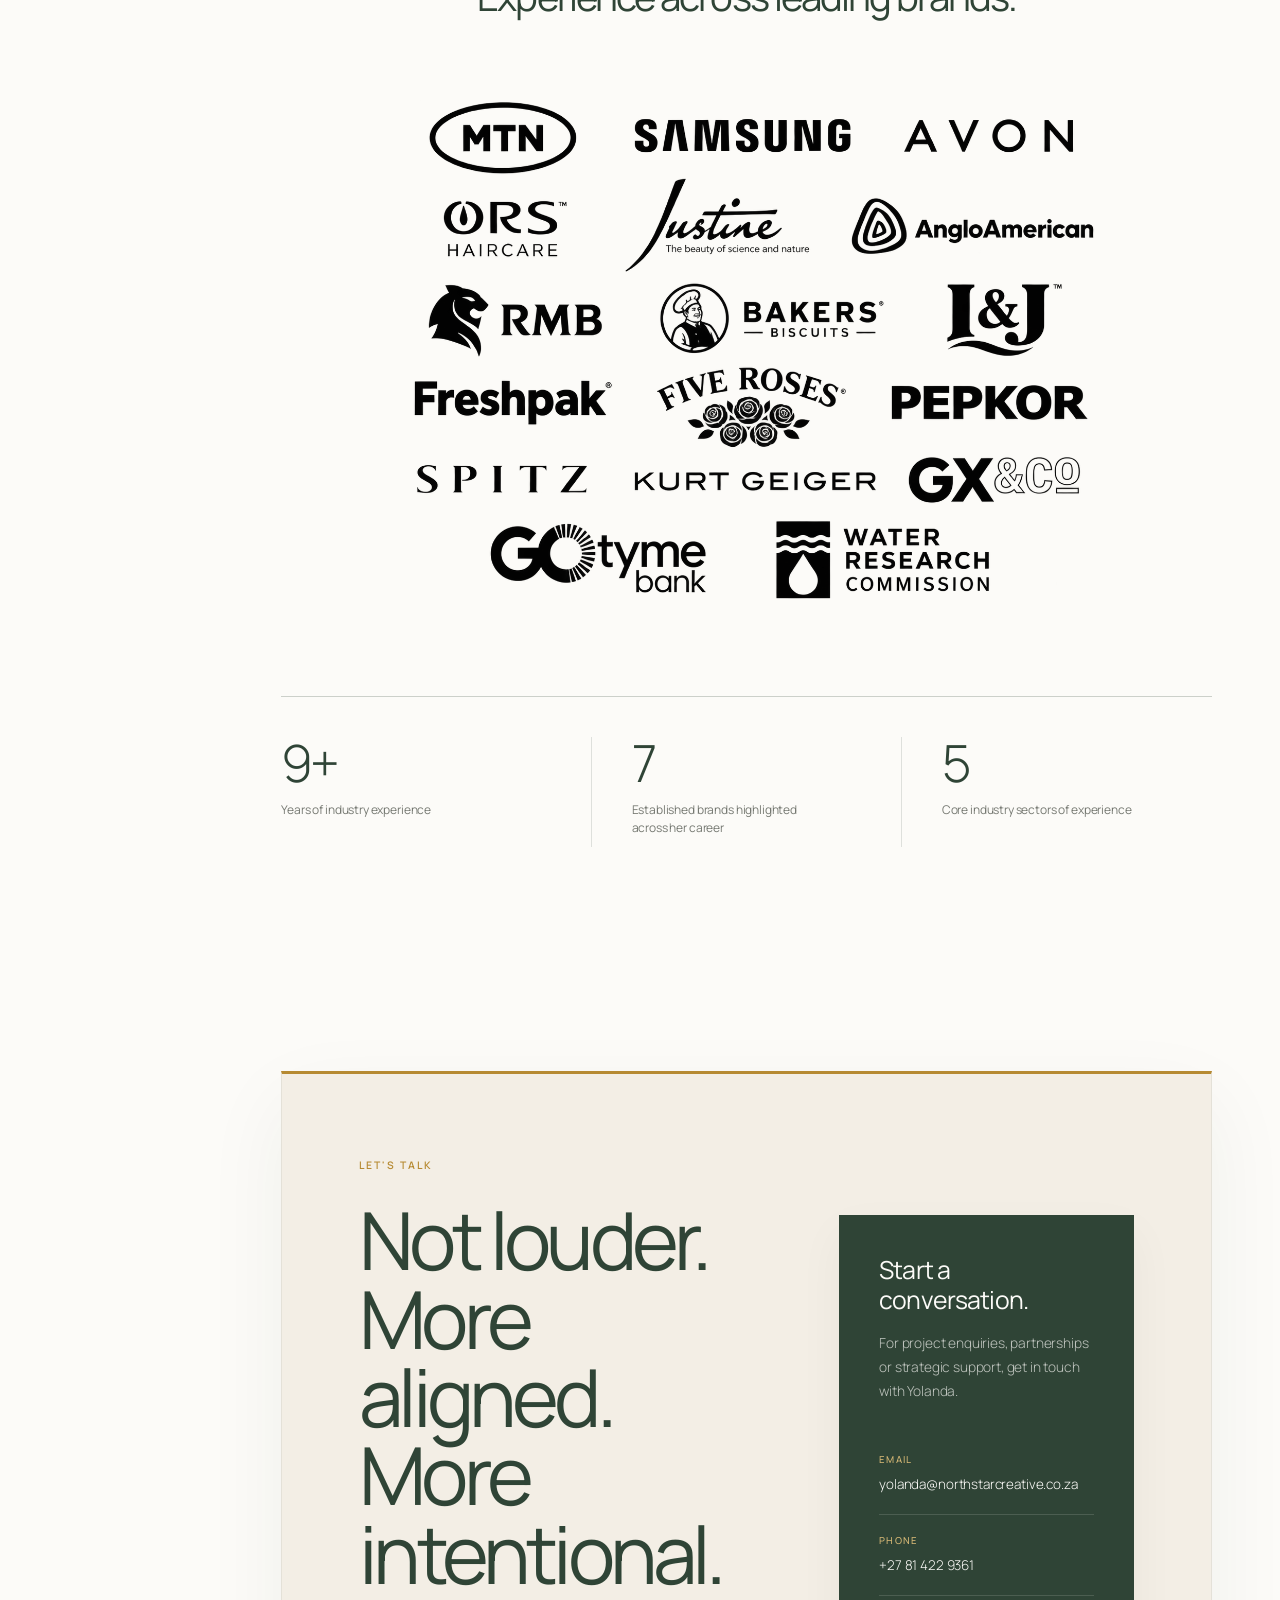
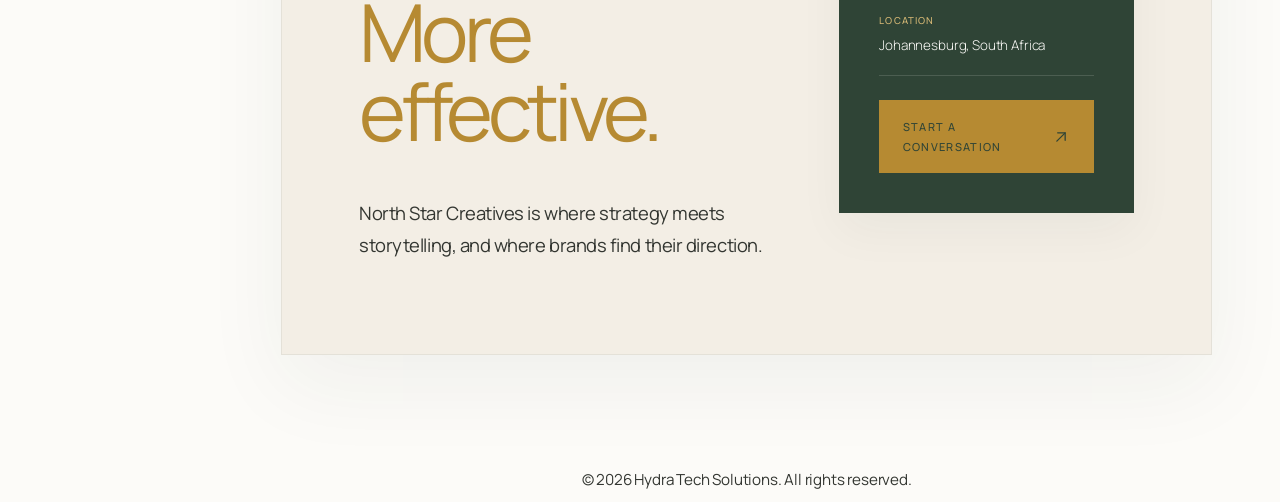
<file: julia-free/index.html>
<!DOCTYPE html>
<html lang="en">
<head>
  <meta charset="utf-8">
  <meta http-equiv="X-UA-Compatible" content="IE=edge">
  <meta name="viewport" content="width=device-width, initial-scale=1.0">
  <meta name="format-detection" content="telephone=no">
  <meta name="apple-mobile-web-app-capable" content="yes">

  <title>
    North Star Creatives | Strategic Marketing & Digital Communications
  </title>

  <meta
    name="author"
    content="North Star Creatives">

  <meta
    name="description"
    content="North Star Creatives is a Johannesburg-based creative agency guiding brands with purpose through strategy, storytelling and digital communication.">

  <meta
    name="keywords"
    content="North Star Creatives, digital marketing, influencer marketing, content strategy, paid media, Johannesburg creative agency">


  <!-- VENDOR -->
  <link
    rel="stylesheet"
    href="css/vendor.css">


  <!-- BOOTSTRAP -->
  <link
    href="https://cdn.jsdelivr.net/npm/bootstrap@5.3.1/dist/css/bootstrap.min.css"
    rel="stylesheet"
    crossorigin="anonymous">


  <!-- FONT -->
  <link
    rel="preconnect"
    href="https://fonts.googleapis.com">

  <link
    rel="preconnect"
    href="https://fonts.gstatic.com"
    crossorigin>

  <link
    href="https://fonts.googleapis.com/css2?family=Manrope:wght@300;400;500;600&display=swap"
    rel="stylesheet">


  <!-- NORTH STAR -->
  <link
    rel="stylesheet"
    href="style.css">


  <!-- ==================================================
       CONSISTENT NON-EMOJI ARROWS
  =================================================== -->

  <style>

    .north-arrow-icon {
      display: block;
      width: 20px;
      height: 20px;
      flex: 0 0 auto;
      overflow: visible;

      fill: none;
      stroke: currentColor;
      stroke-width: 1.55;
      stroke-linecap: round;
      stroke-linejoin: round;

      pointer-events: none;
    }


    /* Keep normal website arrows visible */

    .service-arrow .north-arrow-icon,
    .premium-button .north-arrow-icon,
    .hero-scroll-arrow .north-arrow-icon {
      display: block;
    }


    /* Mobile navigation arrows hidden on desktop */

    .mobile-nav-arrow {
      display: none;

      width: 20px;
      height: 20px;

      margin-left: auto;

      color: var(--north-gold, #b68a32);

      opacity: 0.9;

      transition:
        transform 0.85s cubic-bezier(.22, 1, .36, 1),
        opacity 0.65s ease;
    }


    @media (max-width: 991px) {

      #one-page-menu .nav-link {
        display: flex !important;
        align-items: center;
        justify-content: space-between;
        gap: 1rem;
      }


      /* Prevent old CSS arrow characters appearing */

      #one-page-menu .nav-link::after {
        content: none !important;
        display: none !important;
      }


      .mobile-nav-arrow {
        display: block;
      }


      #one-page-menu .nav-link:hover .mobile-nav-arrow,
      #one-page-menu .nav-link.active .mobile-nav-arrow {
        transform: translate(3px, -3px);
        opacity: 1;
      }

    }

  </style>

</head>



<body
  class="north-star-site"
  data-bs-spy="scroll"
  data-bs-target="#header-nav"
  tabindex="0">



<!-- ==================================================
     MOBILE TOP BAR
=================================================== -->

<div class="mobile-topbar">


  <a
    href="#home"
    class="mobile-brand"
    aria-label="North Star Creatives home">

    <span class="mobile-brand-main">
      NORTH STAR
    </span>

    <span class="mobile-brand-sub">
      creatives.
    </span>

  </a>



  <button
    class="menu-btn"
    type="button"
    aria-label="Open navigation"
    aria-expanded="false"
    aria-controls="header-nav">

    <span></span>

  </button>


</div>



<div class="container-fluid page-shell">



<!-- ========================================================
     SIDEBAR
========================================================= -->

<header
  id="header-nav"
  class="col-lg-2 position-fixed px-4 px-xl-5 north-star-sidebar">


  <div class="header-wrap d-flex flex-column justify-content-between">


    <div class="navigation">



      <!-- BRAND -->

      <div class="site-logo mt-5">

        <a
          href="#home"
          class="brand-lockup"
          aria-label="North Star Creatives home">

          <span class="brand-main">
            NORTH STAR
          </span>

          <span class="brand-sub">
            creatives.
          </span>

        </a>

      </div>



      <!-- NAVIGATION -->

      <nav
        id="one-page-menu"
        class="vertical-menu my-5">


        <ul class="menu-list list-unstyled">



          <!-- HOME -->

          <li>

            <a
              href="#home"
              class="nav-link active">

              <span class="nav-link-label">
                Home
              </span>

              <svg
                class="mobile-nav-arrow north-arrow-icon"
                viewBox="0 0 24 24"
                aria-hidden="true"
                focusable="false">

                <path d="M7 17L17 7"></path>
                <path d="M8 7H17V16"></path>

              </svg>

            </a>

          </li>



          <!-- ABOUT -->

          <li>

            <a
              href="#about"
              class="nav-link">

              <span class="nav-link-label">
                About
              </span>

              <svg
                class="mobile-nav-arrow north-arrow-icon"
                viewBox="0 0 24 24"
                aria-hidden="true"
                focusable="false">

                <path d="M7 17L17 7"></path>
                <path d="M8 7H17V16"></path>

              </svg>

            </a>

          </li>



          <!-- SERVICES -->

          <li>

            <a
              href="#services"
              class="nav-link">

              <span class="nav-link-label">
                What We Do
              </span>

              <svg
                class="mobile-nav-arrow north-arrow-icon"
                viewBox="0 0 24 24"
                aria-hidden="true"
                focusable="false">

                <path d="M7 17L17 7"></path>
                <path d="M8 7H17V16"></path>

              </svg>

            </a>

          </li>



          <!-- APPROACH -->

          <li>

            <a
              href="#approach"
              class="nav-link">

              <span class="nav-link-label">
                Our Approach
              </span>

              <svg
                class="mobile-nav-arrow north-arrow-icon"
                viewBox="0 0 24 24"
                aria-hidden="true"
                focusable="false">

                <path d="M7 17L17 7"></path>
                <path d="M8 7H17V16"></path>

              </svg>

            </a>

          </li>



          <!-- LEADERSHIP -->

          <li>

            <a
              href="#leadership"
              class="nav-link">

              <span class="nav-link-label">
                Leadership
              </span>

              <svg
                class="mobile-nav-arrow north-arrow-icon"
                viewBox="0 0 24 24"
                aria-hidden="true"
                focusable="false">

                <path d="M7 17L17 7"></path>
                <path d="M8 7H17V16"></path>

              </svg>

            </a>

          </li>



          <!-- CONTACT -->

          <li>

            <a
              href="#contact"
              class="nav-link">

              <span class="nav-link-label">
                Contact
              </span>

              <svg
                class="mobile-nav-arrow north-arrow-icon"
                viewBox="0 0 24 24"
                aria-hidden="true"
                focusable="false">

                <path d="M7 17L17 7"></path>
                <path d="M8 7H17V16"></path>

              </svg>

            </a>

          </li>


        </ul>


      </nav>


    </div>



    <!-- SIDEBAR CONTACT -->

    <div class="sidebar-contact">


      <span class="sidebar-location">
        Johannesburg · South Africa
      </span>



      <div class="email-links mt-3">


        <a
          href="mailto:yolanda@northstarcreative.co.za"
          class="py-3 border-bottom d-flex">

          yolanda@northstarcreative.co.za

        </a>



        <a
          href="tel:+27814119361"
          class="py-3 border-bottom d-flex">

          +27 81 422 9361

        </a>


      </div>



      <!-- SOCIAL LINKS -->

      <div class="sidebar-socials">



        <!-- PHONE -->

        <a
          href="tel:+27814119361"
          class="sidebar-social-link"
          aria-label="Call North Star Creatives">

          <svg
            class="sidebar-social-icon"
            viewBox="0 0 24 24"
            aria-hidden="true">

            <path
              d="M6.62 10.79a15.46 15.46 0 0 0 6.59 6.59l2.2-2.2a1 1 0 0 1 1.02-.24c1.12.37 2.33.57 3.57.57a1 1 0 0 1 1 1V20a1 1 0 0 1-1 1C10.61 21 3 13.39 3 4a1 1 0 0 1 1-1h3.5a1 1 0 0 1 1 1c0 1.24.2 2.45.57 3.57a1 1 0 0 1-.25 1.02l-2.2 2.2z"/>

          </svg>

        </a>



        <!-- EMAIL -->

        <a
          href="mailto:yolanda@northstarcreative.co.za"
          class="sidebar-social-link"
          aria-label="Email North Star Creatives">

          <svg
            class="sidebar-social-icon"
            viewBox="0 0 24 24"
            aria-hidden="true">

            <path
              d="M20 4H4a2 2 0 0 0-2 2v12a2 2 0 0 0 2 2h16a2 2 0 0 0 2-2V6a2 2 0 0 0-2-2zm0 4-8 5-8-5V6l8 5 8-5v2z"/>

          </svg>

        </a>



        <!-- LINKEDIN -->

        <a
          href="https://www.linkedin.com/company/north-star-creatives/"
          target="_blank"
          rel="noopener noreferrer"
          class="sidebar-social-link"
          aria-label="North Star Creatives on LinkedIn">

          <svg
            class="sidebar-social-icon"
            viewBox="0 0 24 24"
            aria-hidden="true">

            <path
              d="M5.34 3.5A1.84 1.84 0 1 1 5.34 7.18 1.84 1.84 0 0 1 5.34 3.5zM3.75 8.5h3.18V20H3.75V8.5zm5.17 0h3.05v1.57h.04c.43-.8 1.46-1.94 3.01-1.94 3.22 0 3.81 2.12 3.81 4.87V20h-3.17v-6.2c0-1.48-.03-3.38-2.06-3.38-2.06 0-2.38 1.61-2.38 3.27V20H8.92V8.5z"/>

          </svg>

        </a>



        <!-- INSTAGRAM -->

        <a
          href="https://www.instagram.com/northstar_creatives?igsi=ZWZ6OWdwNGkxcm1v"
          target="_blank"
          rel="noopener noreferrer"
          class="sidebar-social-link"
          aria-label="North Star Creatives on Instagram">

          <svg
            class="sidebar-social-icon"
            viewBox="0 0 24 24"
            aria-hidden="true">

            <path
              d="M7 2h10a5 5 0 0 1 5 5v10a5 5 0 0 1-5 5H7a5 5 0 0 1-5-5V7a5 5 0 0 1 5-5zm0 2.2A2.8 2.8 0 0 0 4.2 7v10A2.8 2.8 0 0 0 7 19.8h10a2.8 2.8 0 0 0 2.8-2.8V7A2.8 2.8 0 0 0 17 4.2H7zm10.25 1.55a.95.95 0 1 1 0 1.9.95.95 0 0 1 0-1.9zM12 7a5 5 0 1 1 0 10 5 5 0 0 1 0-10zm0 2.2A2.8 2.8 0 1 0 12 14.8 2.8 2.8 0 0 0 12 9.2z"/>

          </svg>

        </a>


      </div>



      <p class="sidebar-tagline mb-2">
        Guiding brands with purpose.
      </p>


      <div class="sidebar-footer py-4 mt-4">

        <p class="mb-0"></p>

      </div>


    </div>


  </div>


</header>



<!-- ========================================================
     MAIN
========================================================= -->

<main class="col-lg-10 offset-lg-2">


<div class="container">


<div class="content-shell">



<!-- ==================================================
     HOME
=================================================== -->

<section
  id="home"
  class="home-section">


  <div class="row align-items-center hero-row">



    <!-- HERO VISUAL -->

    <div class="col-lg-5">


      <div
        class="hero-visual"
        data-aos="fade-right"
        data-aos-duration="1200">


        <div class="north-star-symbol">
          ✦
        </div>


        <div class="hero-visual-bottom">


          <span class="section-kicker dark-kicker">
            Johannesburg · South Africa
          </span>


          <p class="hero-visual-copy mb-0">

            Strategy.<br>
            Storytelling.<br>
            Digital communication.

          </p>


        </div>


      </div>


    </div>



    <!-- HERO CONTENT -->

    <div class="col-lg-7">


      <div
        class="banner-content"
        data-aos="fade-up"
        data-aos-duration="1200">


        <span class="section-kicker">
          Creative agency · Founded 2026
        </span>


        <h1 class="banner-title display-xl txt-fx slide-up">

          North Star<br>
          Creatives.

        </h1>


        <p class="hero-tagline">
          Guiding brands with purpose.
        </p>



        <a
          href="#about"
          class="hero-scroll-link">


          <span>
            Discover North Star
          </span>


          <span
            class="hero-scroll-arrow"
            aria-hidden="true">


            <svg
              class="north-arrow-icon"
              viewBox="0 0 24 24"
              aria-hidden="true"
              focusable="false">

              <path d="M12 5V19"></path>
              <path d="M7 14L12 19L17 14"></path>

            </svg>


          </span>


        </a>


      </div>


    </div>


  </div>



  <!-- PRINCIPLES -->

  <div class="row g-4 hero-principles">



    <div class="col-lg-3 col-md-6">


      <div
        class="north-star-mini-card"
        data-aos="fade-up"
        data-aos-duration="1200">


        <span class="mini-number">
          01
        </span>


        <h3>
          Strategy-led
        </h3>


        <p>

          Clarity comes first. Creative decisions
          connect directly to business objectives.

        </p>


      </div>


    </div>



    <div class="col-lg-3 col-md-6">


      <div
        class="north-star-mini-card"
        data-aos="fade-up"
        data-aos-delay="80"
        data-aos-duration="1200">


        <span class="mini-number">
          02
        </span>


        <h3>
          Human-first
        </h3>


        <p>

          Marketing designed to move people,
          not simply chase impressions.

        </p>


      </div>


    </div>



    <div class="col-lg-3 col-md-6">


      <div
        class="north-star-mini-card"
        data-aos="fade-up"
        data-aos-delay="160"
        data-aos-duration="1200">


        <span class="mini-number">
          03
        </span>


        <h3>
          Built for growth
        </h3>


        <p>

          Thoughtful content ecosystems built for
          relevance, consistency and impact.

        </p>


      </div>


    </div>



    <div class="col-lg-3 col-md-6">


      <div
        class="hero-cta-card"
        data-aos="fade-up"
        data-aos-delay="240"
        data-aos-duration="1200">


        <a
          href="#services"
          class="premium-button w-100">


          <span>
            Explore What We Do
          </span>


          <span aria-hidden="true">


            <svg
              class="north-arrow-icon"
              viewBox="0 0 24 24"
              aria-hidden="true"
              focusable="false">

              <path d="M7 7L17 17"></path>
              <path d="M8 17H17V8"></path>

            </svg>


          </span>


        </a>


      </div>


    </div>


  </div>


</section>



<!-- ==================================================
     ABOUT
=================================================== -->

<section
  id="about"
  class="section-space standard-section">


  <div class="row g-5 align-items-start">



    <div
      class="col-lg-5"
      data-aos="fade-up"
      data-aos-duration="1200">


      <span class="section-kicker">
        About Us
      </span>


      <h2 class="display-2 section-title">

        Nine years<br>
        in the making.

      </h2>


      <p class="lead mt-4">
        Newly named, not new to this.
      </p>


    </div>



    <div
      class="col-lg-7 about-copy"
      data-aos="fade-up"
      data-aos-delay="100"
      data-aos-duration="1200">


      <p class="lead">

        North Star Creatives is a forward-thinking
        creative agency built on nine years of hands-on
        industry experience, formally founded in 2026
        and based in Johannesburg.

      </p>


      <p>

        We operate at the intersection of strategy,
        storytelling and digital communication — helping
        brands build relevance, influence and measurable
        impact through digital marketing, influencer
        marketing and content creation.

      </p>


      <p>

        We develop thoughtful marketing and content
        ecosystems that extend beyond visibility,
        ensuring every brand touchpoint is intentional,
        consistent and aligned to long-term growth.

      </p>


      <p>

        Guided by the idea of the north star, we serve
        as a constant reference point for brands
        navigating complexity, change and growth.

      </p>


    </div>


  </div>



  <!-- MISSION / VISION -->

  <div class="row g-4 mission-row">



    <div class="col-lg-6">


      <div
        class="mission-card"
        data-aos="fade-up"
        data-aos-duration="1200">


        <span class="section-kicker">
          Our Mission
        </span>


        <h3 class="display-6">
          A steady reference point.
        </h3>


        <p>

          We guide brands through the noise of digital
          with the same certainty as a north star —
          steady when everyone else is guessing,
          bold when it counts, and always pointing
          toward growth that means something.

        </p>


      </div>


    </div>



    <div class="col-lg-6">


      <div
        class="mission-card"
        data-aos="fade-up"
        data-aos-delay="100"
        data-aos-duration="1200">


        <span class="section-kicker">
          Our Vision
        </span>


        <h3 class="display-6">
          Marketing that feels human.
        </h3>


        <p>

          To be the partner South African brands
          turn to for digital marketing where
          strategy has soul, content has a pulse,
          and every partnership moves people,
          not just metrics.

        </p>


      </div>


    </div>


  </div>


</section>



<!-- ==================================================
     WHAT WE DO
=================================================== -->

<section
  id="services"
  class="section-space standard-section">


  <div class="services-heading row justify-content-between align-items-end">



    <div
      class="col-lg-7"
      data-aos="fade-up"
      data-aos-duration="1200">


      <span class="section-kicker">
        What We Do
      </span>


      <h2 class="display-1 section-title">

        Four disciplines,<br>
        one clear direction.

      </h2>


    </div>



    <div
      class="col-lg-4"
      data-aos="fade-up"
      data-aos-delay="100"
      data-aos-duration="1200">


      


    </div>


  </div>



  <div class="service-list">



    <!-- SERVICE 01 -->

    <article
      class="service-row"
      data-aos="fade-up"
      data-aos-duration="1200">


      <span class="service-number">
        01
      </span>


      <div class="service-content">


        <h3>

          Digital stratergy & Implementation

        </h3>


        <p>

          Channel roles, messaging and a plan that gets executed - stratergy taken through to what actually goes live.

        </p>


      </div>


      <span
        class="service-arrow"
        aria-hidden="true">


        <svg
          class="north-arrow-icon"
          viewBox="0 0 24 24"
          aria-hidden="true"
          focusable="false">

          <path d="M7 17L17 7"></path>
          <path d="M8 7H17V16"></path>

        </svg>


      </span>


    </article>



    <!-- SERVICE 02 -->

    <article
      class="service-row"
      data-aos="fade-up"
      data-aos-delay="60"
      data-aos-duration="1200">


      <span class="service-number">
        02
      </span>


      <div class="service-content">


        <h3>
          Influencer Strategy & Campaign Management
        </h3>


        <p>

          End-to-end influencer campaigns — from
          concept and creator strategy through to
          execution and performance analysis.

        </p>


      </div>


      <span
        class="service-arrow"
        aria-hidden="true">


        <svg
          class="north-arrow-icon"
          viewBox="0 0 24 24"
          aria-hidden="true"
          focusable="false">

          <path d="M7 17L17 7"></path>
          <path d="M8 7H17V16"></path>

        </svg>


      </span>


    </article>



    <!-- SERVICE 03 -->

    <article
      class="service-row"
      data-aos="fade-up"
      data-aos-delay="120"
      data-aos-duration="1200">


      <span class="service-number">
        03
      </span>


      <div class="service-content">


        <h3>
          Content Strategy & Production
        </h3>


        <p>

          Platform-led content systems, backed by
          production direction and UGC frameworks
          built for authenticity and cultural relevance.

        </p>


      </div>


      <span
        class="service-arrow"
        aria-hidden="true">


        <svg
          class="north-arrow-icon"
          viewBox="0 0 24 24"
          aria-hidden="true"
          focusable="false">

          <path d="M7 17L17 7"></path>
          <path d="M8 7H17V16"></path>

        </svg>


      </span>


    </article>



    <!-- SERVICE 04 -->

   



    <!-- SERVICE 05 -->

   



    <!-- SERVICE 06 -->

    <article
      class="service-row"
      data-aos="fade-up"
      data-aos-delay="300"
      data-aos-duration="1200">


      <span class="service-number">
        04
      </span>


      <div class="service-content">


        <h3>
          Web Development & Digital Experiences
        </h3>


        <p>

          Custom website development and digital experiences
          designed to convert, engage and deliver measurable
          results for your brand.

        </p>


      </div>


      <span
        class="service-arrow"
        aria-hidden="true">


        <svg
          class="north-arrow-icon"
          viewBox="0 0 24 24"
          aria-hidden="true"
          focusable="false">

          <path d="M7 17L17 7"></path>
          <path d="M8 7H17V16"></path>

        </svg>


      </span>


    </article>


  </div>


</section>



<!-- ==================================================
     APPROACH
=================================================== -->

<section
  id="approach"
  class="section-space standard-section">


  <div class="row g-5">



    <div
      class="col-lg-5"
      data-aos="fade-up"
      data-aos-duration="1200">


      <span class="section-kicker">
        Our Approach
      </span>


      <h2 class="display-1 section-title">

        Ecosytems<br>
        Not Campaigns.

      </h2>


      <p class="lead mt-4">

        We don’t believe in disconnected
        content or reactive marketing.

      </p>


    </div>



    <div
      class="col-lg-7"
      data-aos="fade-up"
      data-aos-delay="100"
      data-aos-duration="1200">



      <div class="approach-card">


        <span class="service-number">
          01
        </span>


        <h3>
          Strategy before execution
        </h3>


        <p>

          Clarity drives creative direction.
          Nothing is made before its role is clear

        </p>


      </div>



      <div class="approach-card">


        <span class="service-number">
          02
        </span>


        <h3>
          Systems over single outputs
        </h3>


        <p>
          We build ecosystems, not isolated campaigns.
        </p>


      </div>



      <div class="approach-card">


        <span class="service-number">
          03
        </span>


        <h3>
          Relevance with intention
        </h3>


        <p>
          Content must earn attention, not chase it.
        </p>


      </div>


    </div>


  </div>



  <!-- WHY NORTH STAR -->

  <div
    class="statement-block"
    data-aos="fade-up"
    data-aos-duration="1200">


    <span class="section-kicker dark-kicker">
      Why North Star
    </span>


    <h2 class="display-2">

      Visibility isn’t<br>
      the challenge.<br>

      <span class="brand-gold">
        Direction is.
      </span>

    </h2>



    <div class="row statement-copy">


      <div class="col-lg-8">


        <p class="lead">

          In a saturated digital landscape,
          North Star Creatives exists to bring
          focus to brand communication.

        </p>


        <p>

          We help brands understand what to say,
          where to show up, and how to stay
          consistent while evolving. We are the
          reference point — ensuring brands don’t
          just participate in culture, but move
          through it with clarity and purpose.

        </p>


      </div>


    </div>


  </div>



  <!-- VALUES -->

  <div class="row g-4 values-row">



    <div class="col-lg-4">


      <div
        class="value-card"
        data-aos="fade-up"
        data-aos-duration="1200">


        <span class="section-kicker">
          Human first.
        </span>


        <h3>
          Real relationships come first.
        </h3>


        <p>
          The work that follows is built to make an impact.
        </p>


      </div>


    </div>



    <div class="col-lg-4">


      <div
        class="value-card"
        data-aos="fade-up"
        data-aos-delay="80"
        data-aos-duration="1200">


        <span class="section-kicker">
          Bold always.
        </span>


        <h3>
          Bold execution.
        </h3>


        <p>

          Once the strategy is set, we deliver
          with confidence — no second-guessing,
          no watered-down ideas.

        </p>


      </div>


    </div>



    <div class="col-lg-4">


      <div
        class="value-card"
        data-aos="fade-up"
        data-aos-delay="160"
        data-aos-duration="1200">


        <span class="section-kicker">
          Local insight.
        </span>


        <h3>
          Global standard.
        </h3>


        <p>

          Johannesburg roots, world-class output.
          We know this market because we live in it.

        </p>


      </div>


    </div>


  </div>


</section>



<!-- ==================================================
     LEADERSHIP
=================================================== -->

<section
  id="leadership"
  class="section-space standard-section">



  <!-- LEADERSHIP HEADER -->

  <div
    class="leadership-header"
    data-aos="fade-up"
    data-aos-duration="1200">


    <span class="section-kicker">
      Leadership
    </span>


   <h2 class="display-1 section-title">
  The strategist behind the work.
</h2>


  </div>



  <!-- FOUNDER BIO -->

  <div
    class="leadership-bio"
    data-aos="fade-up"
    data-aos-delay="100"
    data-aos-duration="1200">


    <div class="leader-photo-wrap">


      <img
        src="images/Yolanda.jpg"
        alt="Yolanda Mkhize"
        class="leader-photo">


    </div>



    <div class="leadership-bio-inner">


      <span class="section-kicker">
        Founder & Account Director
      </span>


      <h3 class="leadership-name">
        Yolanda Mkhize
      </h3>


      <p class="lead">

        Yolanda brings nine years of strategic and account
        leadership to North Star Creatives — directing content,
        social and influencer strategy across telecoms, fintech,
        FMCG, beauty and retail.

      </p>


      <p>

        She has held senior leadership roles including Social Media
        Account Director at Ogilvy, Head of Content & Community at
        Numeral XII — where she scaled operations across more than
        12 fintech brands — and Head of Social Media at THINK
        Creative Africa.

      </p>


      <p>

        Her strength lies in translating business objectives into
        brand strategy — owning client relationships end-to-end,
        leading new business pitches, driving commercial growth
        and building campaign work that brings strategy to life.

      </p>



    </div>


  </div>



  <!-- ==================================================
       INDUSTRY EXPERIENCE
  =================================================== -->

  <div
    class="leadership-experience"
    data-aos="fade-up"
    data-aos-duration="1200">



    <div class="experience-header">


      <span class="section-kicker">
        Industry Experience
      </span>


      <h3 class="experience-title">

        Experience across leading brands.

      </h3>


     


    </div>



    <div class="industry-panel-wrap">


      <img
        src="images/ChatGPT Image Aug 26, 2026, 01_12_53 PM.png"
        alt="Brands Yolanda has shaped strategy for, including MTN, Samsung, Avon, ORS Haircare, Justine, Anglo American and RMB"
        class="industry-panel-image">


    </div>



    <!-- METRICS -->

    <div class="leadership-metrics">



      <div class="metric-item">


        <span class="metric-number">
          9+
        </span>


        <span class="metric-label">
          Years of industry experience
        </span>


      </div>



      <div class="metric-item">


        <span class="metric-number">
          7
        </span>


        <span class="metric-label">
          Established brands highlighted across her career
        </span>


      </div>



      <div class="metric-item">


        <span class="metric-number">
          5
        </span>


        <span class="metric-label">
          Core industry sectors of experience
        </span>


      </div>


    </div>


  </div>


</section>



<!-- ==================================================
     CONTACT
=================================================== -->

<section
  id="contact"
  class="section-space contact-section">


  <div
    class="contact-panel"
    data-aos="fade-up"
    data-aos-duration="1200">


    <div class="row g-5 align-items-center">



      <div class="col-lg-7">


        <span class="section-kicker">
          Let's Talk
        </span>


        <h2 class="display-1 contact-title">

          Not louder.<br>
          More aligned.<br>
          More intentional.<br>

          <span class="brand-gold">
            More effective.
          </span>

        </h2>


        <p class="lead contact-intro">

          North Star Creatives is where
          strategy meets storytelling,
          and where brands find their direction.

        </p>


      </div>



      <div class="col-lg-5">


        <div class="contact-details">


          <h3>
            Start a conversation.
          </h3>


          <p class="contact-copy">

            For project enquiries, partnerships
            or strategic support, get in touch
            with Yolanda.

          </p>



          <a
            href="mailto:yolanda@northstarcreative.co.za"
            class="contact-link">


            <span>
              Email
            </span>


            <span>
              yolanda@northstarcreative.co.za
            </span>


          </a>



          <a
            href="tel:+27814119361"
            class="contact-link">


            <span>
              Phone
            </span>


            <span>
              +27 81 422 9361
            </span>


          </a>



          <div class="contact-link no-link">


            <span>
              Location
            </span>


            <span>
              Johannesburg, South Africa
            </span>


          </div>



          <a
            href="mailto:yolanda@northstarcreative.co.za?subject=North%20Star%20Creatives%20Enquiry"
            class="premium-button premium-button-light w-100 contact-button">


            <span>
              Start a Conversation
            </span>


            <span aria-hidden="true">


              <svg
                class="north-arrow-icon"
                viewBox="0 0 24 24"
                aria-hidden="true"
                focusable="false">

                <path d="M7 17L17 7"></path>
                <path d="M8 7H17V16"></path>

              </svg>


            </span>


          </a>


        </div>


      </div>


    </div>


  </div>


</section>



<!-- FOOTER -->

<p class="mb-2 text-center">

  © 2026 Hydra Tech Solutions. All rights reserved.

</p>



</div>
</div>
</main>
</div>



<!-- ==================================================
     JAVASCRIPT
=================================================== -->

<script src="js/jquery-1.11.0.min.js"></script>


<script
  src="https://cdn.jsdelivr.net/npm/bootstrap@5.3.1/dist/js/bootstrap.bundle.min.js"
  crossorigin="anonymous">
</script>


<script src="js/plugins.js"></script>

<script src="js/script.js"></script>


</body>
</html>
</file>
<file: style.css>
/* ============================================================
   NORTH STAR CREATIVES
   CLEAN PRODUCTION STYLESHEET
============================================================ */


/* ============================================================
   01. VARIABLES
============================================================ */

:root,
[data-bs-theme="light"] {

  --heading-font:
    "Manrope",
    "Avenir Next",
    "Century Gothic",
    Arial,
    sans-serif;


  --north-white:
    #fcfbf8;

  --north-white-soft:
    #faf8f3;

  --north-cream:
    #f3eee5;

  --north-cream-dark:
    #eae3d7;

  --north-green:
    #2f4436;

  --north-green-dark:
    #203126;

  --north-green-soft:
    #58685d;

  --north-gold:
    #b68a32;

  --north-gold-light:
    #d3b674;

  --north-text:
    #333631;

  --north-muted:
    #767972;

  --north-muted-light:
    #96978f;


  --north-border:
    rgba(47, 68, 54, 0.14);

  --north-border-dark:
    rgba(47, 68, 54, 0.23);


  --north-shadow:
    0 30px 80px rgba(32, 49, 38, 0.055);

  --north-shadow-small:
    0 18px 45px rgba(32, 49, 38, 0.045);


  --premium-ease:
    cubic-bezier(.22, 1, .36, 1);

  --premium-medium:
    0.8s;

  --premium-slow:
    1.05s;


  --bs-body-font-family:
    var(--heading-font);

  --bs-body-font-size:
    0.95rem;

  --bs-body-color:
    var(--north-text);

  --bs-body-bg:
    var(--north-white);

  --bs-dark:
    var(--north-green);

  --bs-dark-rgb:
    47, 68, 54;

  --bs-primary:
    var(--north-gold);

  --bs-link-color:
    var(--north-green);

  --bs-link-hover-color:
    var(--north-gold);

}


/* ============================================================
   02. BASE
============================================================ */

html {

  min-height: 100%;

  background:
    var(--north-white);

  scroll-behavior:
    smooth;

}


body {

  min-height: 100vh;

  margin: 0;

  background:
    var(--north-white);

  color:
    var(--north-text);

  font-family:
    var(--heading-font);

  font-size:
    var(--bs-body-font-size);

  font-weight:
    400;

  line-height:
    1.75;

  letter-spacing:
    -0.01em;

  overflow-x:
    hidden;

  -webkit-font-smoothing:
    antialiased;

  -moz-osx-font-smoothing:
    grayscale;

  text-rendering:
    optimizeLegibility;

}


body.north-star-site,
.page-shell,
main {

  min-height:
    100vh;

  background:
    var(--north-white);

}


.page-shell {

  padding:
    0;

}


::selection {

  background:
    var(--north-gold);

  color:
    var(--north-white);

}


img {

  display:
    block;

  max-width:
    100%;

  height:
    auto;

}


section {

  position:
    relative;

  isolation:
    isolate;

}


section[id] {

  scroll-margin-top:
    40px;

}


/* ============================================================
   03. TYPOGRAPHY
============================================================ */

h1,
h2,
h3,
h4,
h5,
h6,
.display-1,
.display-2,
.display-4,
.display-6 {

  margin-top:
    0;

  font-family:
    var(--heading-font);

  color:
    var(--north-green);

  font-weight:
    500;

}


h1,
h2 {

  letter-spacing:
    -0.055em;

}


h3 {

  letter-spacing:
    -0.035em;

}


p {

  color:
    var(--north-text);

  letter-spacing:
    -0.012em;

}


.lead {

  font-size:
    1.15rem;

  font-weight:
    400;

  line-height:
    1.72;

  letter-spacing:
    -0.025em;

}


a {

  color:
    var(--north-green);

  text-decoration:
    none;

  transition:
    color 0.55s ease,
    opacity 0.55s ease,
    transform var(--premium-medium) var(--premium-ease),
    background-color 0.55s ease,
    border-color 0.55s ease;

}


a:hover {

  color:
    var(--north-gold);

}


.brand-gold {

  color:
    var(--north-gold) !important;

}


/* ============================================================
   04. DISPLAY TYPOGRAPHY
============================================================ */

.display-xl {

  font-size:
    clamp(4.3rem, 8vw, 8.8rem);

  font-weight:
    500;

  line-height:
    0.91;

  letter-spacing:
    -0.075em;

}


.display-1 {

  font-weight:
    500;

  line-height:
    0.98;

  letter-spacing:
    -0.06em;

}


.display-2 {

  font-weight:
    500;

  line-height:
    1.02;

  letter-spacing:
    -0.055em;

}


.display-4 {

  font-weight:
    500;

  line-height:
    1.08;

  letter-spacing:
    -0.045em;

}


.display-6 {

  font-weight:
    500;

  line-height:
    1.15;

  letter-spacing:
    -0.04em;

}


.section-title {

  margin-top:
    1rem;

}


/* ============================================================
   05. SECTION LABELS
============================================================ */

.section-kicker {

  display:
    inline-block;

  color:
    var(--north-gold);

  font-size:
    0.65rem;

  font-weight:
    600;

  line-height:
    1.5;

  letter-spacing:
    0.19em;

  text-transform:
    uppercase;

}


.dark-kicker {

  color:
    var(--north-gold-light);

}


/* ============================================================
   06. MAIN LAYOUT
============================================================ */

.container,
.container-fluid {

  --bs-gutter-x:
    2.5rem;

}


@media (min-width: 1200px) {

  .container {

    max-width:
      1440px;

  }

}


main {

  position:
    relative;

  margin-bottom:
    0;

}


.content-shell {

  padding-left:
    3rem;

  padding-right:
    3rem;

}


.section-space {

  padding-top:
    7rem !important;

  padding-bottom:
    7rem !important;

}


.standard-section,
.contact-section {

  background:
    var(--north-white);

}


/* ============================================================
   07. SIDEBAR
============================================================ */

header {

  position:
    fixed;

  top:
    0;

  left:
    0;

  bottom:
    0;

  height:
    100vh;

}


.north-star-sidebar {

  height:
    100vh;

  min-height:
    100vh;

  background:
    var(--north-green);

  color:
    var(--north-white);

  z-index:
    8;

  border-right:
    1px solid rgba(255, 255, 255, 0.06);

}


.header-wrap {

  height:
    100%;

  min-height:
    100vh;

}


.north-star-sidebar a {

  color:
    var(--north-white);

}


.north-star-sidebar a:hover {

  color:
    var(--north-gold-light);

}


/* ============================================================
   08. BRAND
============================================================ */

.brand-lockup {

  display:
    inline-flex;

  flex-direction:
    column;

}


.brand-main {

  color:
    var(--north-white);

  font-size:
    1.25rem;

  font-weight:
    500;

  line-height:
    1;

  letter-spacing:
    0.14em;

}


.brand-sub {

  margin-top:
    8px;

  color:
    var(--north-gold);

  font-size:
    0.87rem;

  font-weight:
    300;

  letter-spacing:
    0.08em;

}


/* ============================================================
   09. NAVIGATION
============================================================ */

#one-page-menu .nav-link {

  position:
    relative;

  padding-left:
    0;

  padding-right:
    0;

  color:
    rgba(252, 251, 248, 0.70);

  font-size:
    0.9rem;

  font-weight:
    400;

  line-height:
    2.85;

  letter-spacing:
    -0.01em;

  border-bottom:
    1px solid rgba(252, 251, 248, 0.11);

}


#one-page-menu .nav-link::before {

  content:
    "";

  position:
    absolute;

  left:
    0;

  bottom:
    -1px;

  width:
    0;

  height:
    1px;

  background:
    var(--north-gold);

  transition:
    width 0.9s var(--premium-ease);

}


#one-page-menu .nav-link:hover,
#one-page-menu .nav-link.active {

  color:
    var(--north-white);

}


#one-page-menu .nav-link:hover::before,
#one-page-menu .nav-link.active::before {

  width:
    100%;

}


/* ============================================================
   10. SIDEBAR CONTACT
============================================================ */

.sidebar-location {

  display:
    block;

  color:
    var(--north-gold);

  font-size:
    0.65rem;

  font-weight:
    500;

  text-transform:
    uppercase;

}


.sidebar-contact .email-links a {

  color:
    var(--north-white);

  font-size:
    0.72rem;

  font-weight:
    300;

  overflow-wrap:
    anywhere;

  border-color:
    rgba(252, 251, 248, 0.14) !important;

}


.sidebar-contact .email-links a:hover {

  color:
    var(--north-gold-light);

  transform:
    translateX(4px);

}


.sidebar-footer {

  border-top:
    1px solid rgba(252, 251, 248, 0.14);

}


.sidebar-footer p {

  color:
    rgba(252, 251, 248, 0.56);

  font-size:
    0.68rem;

  font-weight:
    300;

}


/* ============================================================
   11. HOME
============================================================ */

.home-section {

  padding-top:
    3rem;

  padding-bottom:
    6rem;

  background:
    var(--north-white);

}


.hero-row {

  min-height:
    75vh;

}


.banner-content {

  position:
    relative;

  z-index:
    2;

  padding-left:
    2rem;

}


.banner-title {

  margin-top:
    1rem;

  margin-bottom:
    0;

  color:
    var(--north-green);

}


.hero-tagline {

  margin-top:
    2rem;

  color:
    var(--north-green-soft);

  font-size:
    clamp(1.15rem, 2vw, 1.65rem);

  font-weight:
    300;

  line-height:
    1.5;

  letter-spacing:
    -0.035em;

}


/* ============================================================
   12. HERO VISUAL
============================================================ */

.hero-visual {

  position:
    relative;

  min-height:
    500px;

  padding:
    3.5rem;

  display:
    flex;

  flex-direction:
    column;

  justify-content:
    space-between;

  background:
    var(--north-green);

  overflow:
    hidden;

  box-shadow:
    var(--north-shadow);

}


.hero-visual::before,
.hero-visual::after {

  content:
    "";

  position:
    absolute;

  border-radius:
    50%;

}


.hero-visual::before {

  right:
    -135px;

  bottom:
    -135px;

  width:
    270px;

  height:
    270px;

  border:
    1px solid rgba(211, 182, 116, 0.14);

}


.hero-visual::after {

  right:
    -190px;

  bottom:
    -190px;

  width:
    380px;

  height:
    380px;

  border:
    1px solid rgba(211, 182, 116, 0.26);

}


.north-star-symbol {

  position:
    relative;

  z-index:
    2;

  color:
    var(--north-gold);

  font-size:
    clamp(7rem, 13vw, 12rem);

  font-weight:
    300;

  line-height:
    1;

  transform-origin:
    center;

  animation:
    northStarFloat 12s ease-in-out infinite;

}


@keyframes northStarFloat {

  0%,
  100% {

    transform:
      translateY(0)
      rotate(0deg);

  }


  50% {

    transform:
      translateY(-8px)
      rotate(2deg);

  }

}


.hero-visual-bottom {

  position:
    relative;

  z-index:
    2;

}


.hero-visual-copy {

  margin-top:
    1rem;

  color:
    var(--north-white);

  font-size:
    1.2rem;

  font-weight:
    300;

  line-height:
    1.5;

  letter-spacing:
    -0.025em;

}


/* ============================================================
   13. HERO SCROLL LINK
============================================================ */

.hero-scroll-link {

  width:
    fit-content;

  margin-top:
    2.5rem;

  display:
    flex;

  align-items:
    center;

  gap:
    1rem;

  color:
    var(--north-green);

  font-size:
    0.72rem;

  font-weight:
    500;

  letter-spacing:
    0.08em;

  text-transform:
    uppercase;

}


.hero-scroll-arrow {

  display:
    inline-flex;

  width:
    36px;

  height:
    36px;

  align-items:
    center;

  justify-content:
    center;

  border:
    1px solid var(--north-border-dark);

  border-radius:
    50%;

  transition:
    transform 0.9s var(--premium-ease),
    background-color 0.6s ease,
    color 0.6s ease,
    border-color 0.6s ease;

}


.hero-scroll-link:hover
.hero-scroll-arrow {

  transform:
    translateY(5px);

  background:
    var(--north-green);

  border-color:
    var(--north-green);

  color:
    var(--north-white);

}


/* ============================================================
   14. HOME PRINCIPLES
============================================================ */

.hero-principles {

  margin-top:
    2rem;

  align-items:
    stretch;

}


.hero-principles > [class*="col-"] {

  display:
    flex;

}


.north-star-mini-card,
.hero-cta-card {

  width:
    100%;

  height:
    100%;

}


.north-star-mini-card {

  position:
    relative;

  padding:
    2rem 1rem 2rem 0;

  border-top:
    1px solid var(--north-border-dark);

  transition:
    transform 0.85s var(--premium-ease);

}


.north-star-mini-card::before,
.hero-cta-card::before {

  content:
    "";

  position:
    absolute;

  top:
    -1px;

  left:
    0;

  width:
    0;

  height:
    1px;

  background:
    var(--north-gold);

  transition:
    width 0.95s var(--premium-ease);

}


.north-star-mini-card:hover {

  transform:
    translateY(-5px);

}


.north-star-mini-card:hover::before,
.hero-cta-card:hover::before {

  width:
    100%;

}


.mini-number {

  display:
    block;

  margin-bottom:
    1.4rem;

  color:
    var(--north-gold);

  font-size:
    0.7rem;

  font-weight:
    600;

  letter-spacing:
    0.15em;

}


.north-star-mini-card h3 {

  color:
    var(--north-green);

  font-size:
    1.15rem;

  font-weight:
    500;

}


.north-star-mini-card p {

  margin-bottom:
    0;

  color:
    var(--north-muted);

  font-size:
    0.9rem;

}


.hero-cta-card {

  position:
    relative;

  padding:
    2rem 0;

  display:
    flex;

  align-items:
    flex-end;

  border-top:
    1px solid var(--north-border-dark);

}


/* ============================================================
   15. PREMIUM BUTTON
============================================================ */

.premium-button {

  position:
    relative;

  min-height:
    70px;

  padding:
    1rem 1.4rem;

  display:
    flex;

  align-items:
    center;

  justify-content:
    space-between;

  gap:
    1rem;

  overflow:
    hidden;

  border:
    1px solid var(--north-green);

  border-radius:
    0;

  background:
    var(--north-green);

  color:
    var(--north-white);

  font-size:
    0.69rem;

  font-weight:
    500;

  letter-spacing:
    0.12em;

  text-transform:
    uppercase;

  z-index:
    1;

}


.premium-button::before {

  content:
    "";

  position:
    absolute;

  inset:
    0;

  background:
    var(--north-gold);

  transform:
    translateX(-101%);

  transition:
    transform 0.95s var(--premium-ease);

  z-index:
    -1;

}


.premium-button:hover {

  color:
    var(--north-green);

  border-color:
    var(--north-gold);

}


.premium-button:hover::before {

  transform:
    translateX(0);

}


.premium-button span:last-child {

  font-size:
    1rem;

  transition:
    transform 0.8s var(--premium-ease);

}


.premium-button:hover
span:last-child {

  transform:
    translate(4px, 4px);

}


/* ============================================================
   16. ABOUT
============================================================ */

.about-copy {

  max-width:
    760px;

}


.about-copy p:not(.lead) {

  color:
    var(--north-muted);

}


.mission-row {

  margin-top:
    5rem;

}


.mission-row > [class*="col-"] {

  display:
    flex;

}


/* ============================================================
   17. MISSION / VISION
============================================================ */

.mission-card {

  position:
    relative;

  width:
    100%;

  height:
    100%;

  padding:
    3rem;

  background:
    var(--north-cream);

  overflow:
    hidden;

  border:
    1px solid rgba(47, 68, 54, 0.06);

  border-left:
    2px solid var(--north-gold);

  box-shadow:
    var(--north-shadow-small);

  transition:
    transform 0.95s var(--premium-ease),
    background-color 0.7s ease,
    box-shadow 0.7s ease;

}


.mission-card::after {

  content:
    "✦";

  position:
    absolute;

  right:
    -20px;

  bottom:
    -45px;

  color:
    rgba(182, 138, 50, 0.065);

  font-size:
    10rem;

  transition:
    transform 1.25s var(--premium-ease);

}


.mission-card:hover {

  transform:
    translateY(-5px);

  background:
    var(--north-white-soft);

  box-shadow:
    0 35px 85px rgba(32, 49, 38, 0.075);

}


.mission-card:hover::after {

  transform:
    rotate(12deg)
    scale(1.08);

}


.mission-card .display-6 {

  margin-top:
    1.5rem;

}


.mission-card p {

  position:
    relative;

  z-index:
    2;

  margin-top:
    1.3rem;

  margin-bottom:
    0;

  color:
    var(--north-muted);

}


/* ============================================================
   18. SERVICES
============================================================ */

#services {

  padding-bottom:
    5rem !important;

}


.services-heading {

  margin-bottom:
    5rem;

}


.services-intro {

  color:
    var(--north-muted);

  font-size:
    1rem;

  line-height:
    1.8;

}


.service-list {

  border-top:
    1px solid var(--north-border-dark);

}


.service-row {

  position:
    relative;

  display:
    grid;

  grid-template-columns:
    75px 1fr 50px;

  align-items:
    start;

  gap:
    2rem;

  padding:
    2.8rem 1.25rem 2.8rem 0;

  border-bottom:
    1px solid var(--north-border-dark);

  overflow:
    hidden;

  isolation:
    isolate;

  transition:
    opacity 0.65s ease,
    padding-left 0.85s var(--premium-ease),
    border-color 0.65s ease;

}


.service-row::before {

  content:
    "";

  position:
    absolute;

  inset:
    0;

  background:
    linear-gradient(
      90deg,
      rgba(182, 138, 50, 0.095),
      rgba(243, 238, 229, 0.65) 55%,
      rgba(252, 251, 248, 0) 100%
    );

  transform:
    translateX(-103%);

  transition:
    transform 1s var(--premium-ease);

  z-index:
    -1;

}


.service-row::after {

  content:
    "";

  position:
    absolute;

  left:
    0;

  bottom:
    -1px;

  width:
    0;

  height:
    1px;

  background:
    var(--north-gold);

  transition:
    width 1s var(--premium-ease);

}


.service-row:hover {

  padding-left:
    1.25rem;

  border-color:
    rgba(182, 138, 50, 0.35);

}


.service-row:hover::before {

  transform:
    translateX(0);

}


.service-row:hover::after {

  width:
    100%;

}


@media (hover: hover) {

  .service-list:hover
  .service-row {

    opacity:
      0.52;

  }


  .service-list
  .service-row:hover {

    opacity:
      1;

  }

}


.service-number {

  padding-top:
    0.35rem;

  color:
    var(--north-gold);

  font-size:
    0.7rem;

  font-weight:
    600;

  letter-spacing:
    0.16em;

  transition:
    transform 0.85s var(--premium-ease);

}


.service-row:hover
.service-number {

  transform:
    translateX(5px);

}


.service-content {

  max-width:
    850px;

}


.service-row h3 {

  margin:
    0 0 0.8rem;

  color:
    var(--north-green);

  font-size:
    clamp(1.25rem, 2vw, 1.65rem);

  font-weight:
    500;

  line-height:
    1.25;

  letter-spacing:
    -0.045em;

  transition:
    transform 0.85s var(--premium-ease);

}


.service-row:hover h3 {

  transform:
    translateX(8px);

}


.service-detail {

  display:
    block;

  margin-top:
    0.35rem;

  color:
    var(--north-muted-light);

  font-size:
    0.67rem;

  font-weight:
    500;

  letter-spacing:
    0.08em;

  text-transform:
    uppercase;

}


.service-row p {

  max-width:
    760px;

  margin:
    0;

  color:
    var(--north-muted);

  font-size:
    0.94rem;

  line-height:
    1.72;

  opacity:
    0.78;

  transition:
    opacity 0.65s ease,
    transform 0.85s var(--premium-ease);

}


.service-row:hover p {

  opacity:
    1;

  transform:
    translateX(8px);

}


.service-arrow {

  justify-self:
    end;

  color:
    var(--north-green);

  font-size:
    1.35rem;

  font-weight:
    300;

  line-height:
    1;

  opacity:
    0.26;

  transform:
    translate(-6px, 6px);

  transition:
    opacity 0.65s ease,
    color 0.65s ease,
    transform 0.9s var(--premium-ease);

}


.service-row:hover
.service-arrow {

  color:
    var(--north-gold);

  opacity:
    1;

  transform:
    translate(0, 0);

}


/* ============================================================
   19. APPROACH
============================================================ */

#approach {

  padding-bottom:
    5rem !important;

}


.approach-card {

  position:
    relative;

  padding:
    1.9rem 0 2.1rem;

  border-bottom:
    1px solid var(--north-border-dark);

  transition:
    padding-left 0.85s var(--premium-ease);

}


.approach-card:first-child {

  border-top:
    1px solid var(--north-border-dark);

}


.approach-card:hover {

  padding-left:
    1rem;

}


.approach-card h3 {

  margin-top:
    0.7rem;

  color:
    var(--north-green);

  font-size:
    1.35rem;

  font-weight:
    500;

}


.approach-card p {

  margin-bottom:
    0;

  color:
    var(--north-muted);

}


/* ============================================================
   20. WHY NORTH STAR
============================================================ */

.statement-block {

  position:
    relative;

  margin-top:
    6rem;

  padding:
    clamp(3rem, 6vw, 6rem);

  background:
    var(--north-green);

  overflow:
    hidden;

  box-shadow:
    var(--north-shadow);

}


.statement-block::after {

  content:
    "✦";

  position:
    absolute;

  right:
    -2%;

  bottom:
    -22%;

  color:
    rgba(182, 138, 50, 0.09);

  font-size:
    clamp(15rem, 30vw, 30rem);

  font-weight:
    300;

  line-height:
    1;

  transition:
    transform 1.7s var(--premium-ease);

}


.statement-block:hover::after {

  transform:
    rotate(8deg)
    scale(1.04);

}


.statement-block
.section-kicker {

  color:
    var(--north-gold-light);

}


.statement-block h2,
.statement-block p,
.statement-block .lead {

  position:
    relative;

  z-index:
    2;

  color:
    var(--north-white);

}


.statement-block h2 {

  margin-top:
    1.5rem;

  font-weight:
    400;

}


.statement-copy {

  margin-top:
    3rem;

}


/* ============================================================
   21. VALUES
============================================================ */

.values-row {

  margin-top:
    2rem;

  align-items:
    stretch;

}


.values-row > [class*="col-"] {

  display:
    flex;

}


.value-card {

  position:
    relative;

  width:
    100%;

  height:
    100%;

  padding:
    2.6rem 2rem;

  background:
    var(--north-white-soft);

  border:
    1px solid rgba(47, 68, 54, 0.07);

  border-top:
    2px solid var(--north-gold);

  overflow:
    hidden;

  transition:
    transform 0.9s var(--premium-ease),
    background-color 0.7s ease,
    box-shadow 0.7s ease;

}


.value-card::after {

  content:
    "";

  position:
    absolute;

  right:
    -70px;

  bottom:
    -70px;

  width:
    140px;

  height:
    140px;

  border:
    1px solid rgba(182, 138, 50, 0.15);

  border-radius:
    50%;

  transition:
    transform 1.05s var(--premium-ease);

}


.value-card:hover {

  transform:
    translateY(-6px);

  background:
    var(--north-cream);

  box-shadow:
    var(--north-shadow-small);

}


.value-card:hover::after {

  transform:
    scale(1.25);

}


.value-card h3 {

  margin-top:
    1rem;

  color:
    var(--north-green);

  font-size:
    1.25rem;

}


.value-card p {

  position:
    relative;

  z-index:
    2;

  margin-bottom:
    0;

  color:
    var(--north-muted);

}


/* ============================================================
   22. LEADERSHIP HEADER
============================================================ */

.leadership-header {

  max-width:
    1050px;

  margin-bottom:
    4.5rem;

}


.leadership-heading {

  max-width:
    980px;

  margin-top:
    1rem;

  margin-bottom:
    0;

  color:
    var(--north-green);

  font-size:
    clamp(4rem, 7vw, 7rem);

  font-weight:
    500;

  line-height:
    0.96;

  letter-spacing:
    -0.065em;

}


/* ============================================================
   23. FOUNDER BIO
============================================================ */

.leadership-bio {

  display:
    flex;

  align-items:
    flex-start;

  gap:
    4rem;

  padding-top:
    4rem;

  padding-bottom:
    1rem;

  border-top:
    1px solid var(--north-border-dark);

}


.leadership-bio-inner {

  width:
    66%;

}


.leadership-name {

  margin-top:
    1rem;

  margin-bottom:
    2rem;

  color:
    var(--north-green);

  font-size:
    clamp(2.4rem, 4vw, 4rem);

  font-weight:
    500;

  line-height:
    1.05;

  letter-spacing:
    -0.055em;

}


.leadership-bio-inner .lead {

  max-width:
    760px;

}


.leadership-bio-inner p:not(.lead) {

  max-width:
    760px;

  color:
    var(--north-muted);

}


/* ============================================================
   24. LEADER PORTRAIT
============================================================ */

.leadership-bio
.leader-photo-wrap {

  position:
    relative;

  flex-shrink:
    0;

  width:
    34%;

  max-width:
    360px;

  margin-top:
    0;

  overflow:
    hidden;

  background:
    var(--north-cream);

  box-shadow:
    var(--north-shadow-small);

}


.leader-photo {

  display:
    block;

  width:
    100%;

  height:
    auto;

  aspect-ratio:
    4 / 5;

  object-fit:
    cover;

  object-position:
    center top;

  transform:
    scale(1);

  transition:
    transform 1.4s var(--premium-ease);

}


.leader-photo-wrap:hover
.leader-photo {

  transform:
    scale(1.025);

}


.leader-photo-accent {

  position:
    absolute;

  top:
    1rem;

  right:
    1rem;

  width:
    42px;

  height:
    42px;

  display:
    flex;

  align-items:
    center;

  justify-content:
    center;

  background:
    rgba(47, 68, 54, 0.90);

  color:
    var(--north-gold);

  font-size:
    1.35rem;

  line-height:
    1;

  backdrop-filter:
    blur(8px);

  -webkit-backdrop-filter:
    blur(8px);

  transition:
    transform 1.1s var(--premium-ease);

}


.leader-photo-wrap:hover
.leader-photo-accent {

  transform:
    rotate(18deg);

}


.leader-photo-wrap::after {

  content:
    "";

  position:
    absolute;

  left:
    0;

  bottom:
    0;

  width:
    0;

  height:
    2px;

  background:
    var(--north-gold);

  transition:
    width 1.1s var(--premium-ease);

}


.leader-photo-wrap:hover::after {

  width:
    100%;

}


/* ============================================================
   25. INDUSTRY EXPERIENCE
============================================================ */

.leadership-experience {

  position:
    relative;

  margin-top:
    5rem;

  padding-top:
    3rem;

  border-top:
    1px solid var(--north-border-dark);

}


/* Header now sits ABOVE the logo image */

.experience-header {

  width:
    80%;

  max-width:
    900px;

  margin-left:
    auto;

  margin-right:
    auto;

  margin-bottom:
    3.5rem;

}


.experience-title {
  max-width: 760px;

  margin-top: 1.2rem;
  margin-bottom: 0;

  color: var(--north-green);

  font-size:
    clamp(2rem, 3vw, 3.15rem);

  font-weight: 400;

  line-height: 1.08;

  letter-spacing: -0.05em;
}

.experience-intro {

  max-width:
    900px;

  margin-top:
    1.5rem;

  margin-bottom:
    0;

  color:
    var(--north-muted);

  font-size:
    0.92rem;

  line-height:
    1.7;

}


/* ============================================================
   26. INDUSTRY LOGO PANEL
============================================================ */

.industry-panel-wrap {

  position: relative;

  width: 80%;

  max-width: 900px;

  margin: 0 auto;

  overflow: hidden;

  background:
    var(--north-white);

}

.industry-panel-image {

  display:
    block;

  width:
    100%;

  height:
    auto;

  margin:
    0;

  object-fit:
    contain;

  opacity:
    1;

  transform:
    scale(1);

  transition:
    transform 1.2s var(--premium-ease);

}


.industry-panel-wrap:hover
.industry-panel-image {

  transform:
    scale(1.008);

}


/* ============================================================
   27. LEADERSHIP METRICS
============================================================ */

.leadership-metrics {

  display:
    grid;

  grid-template-columns:
    repeat(3, minmax(0, 1fr));

  gap:
    0;

  margin-top:
    4rem;

  padding-top:
    2.5rem;

  border-top:
    1px solid var(--north-border-dark);

}


.metric-item {

  position:
    relative;

  min-height:
    110px;

  padding:
    0 2.5rem;

}


.metric-item:first-child {

  padding-left:
    0;

}


.metric-item:not(:last-child)::after {

  content:
    "";

  position:
    absolute;

  top:
    0;

  right:
    0;

  width:
    1px;

  height:
    100%;

  background:
    var(--north-border);

}


.metric-number {

  display:
    block;

  color:
    var(--north-green);

  font-family:
    var(--heading-font);

  font-size:
    clamp(2.2rem, 4vw, 3.25rem);

  font-weight:
    300;

  line-height:
    1;

  letter-spacing:
    -0.06em;

}


.metric-label {

  display:
    block;

  max-width:
    200px;

  margin-top:
    0.8rem;

  color:
    var(--north-muted);

  font-size:
    0.75rem;

  line-height:
    1.55;

}


/* ============================================================
   28. CONTACT
============================================================ */

.contact-panel {

  padding:
    clamp(3rem, 6vw, 6rem);

  background:
    var(--north-cream);

  border:
    1px solid rgba(47, 68, 54, 0.07);

  border-top:
    3px solid var(--north-gold);

  box-shadow:
    var(--north-shadow);

}


.contact-title {

  margin-top:
    1.5rem;

  color:
    var(--north-green);

  font-weight:
    400;

}


.contact-intro {

  max-width:
    670px;

  margin-top:
    3rem;

}


.contact-details {

  padding:
    2.5rem;

  background:
    var(--north-green);

  box-shadow:
    var(--north-shadow-small);

}


.contact-details h3 {

  color:
    var(--north-white);

  font-size:
    1.55rem;

  font-weight:
    400;

}


.contact-copy {

  margin-top:
    1rem;

  margin-bottom:
    2rem;

  color:
    rgba(252, 251, 248, 0.70);

  font-size:
    0.86rem;

  font-weight:
    300;

}


.contact-link {

  display:
    flex;

  flex-direction:
    column;

  gap:
    0.25rem;

  padding:
    1.1rem 0;

  color:
    var(--north-white);

  border-bottom:
    1px solid rgba(252, 251, 248, 0.14);

}


.contact-link span:first-child {

  color:
    var(--north-gold-light);

  font-size:
    0.6rem;

  font-weight:
    500;

  letter-spacing:
    0.12em;

  text-transform:
    uppercase;

}


.contact-link span:last-child {

  font-size:
    0.84rem;

  font-weight:
    300;

}


a.contact-link:hover {

  color:
    var(--north-gold-light);

  transform:
    translateX(5px);

}


.contact-link.no-link {

  color:
    var(--north-white);

}


.contact-button {

  margin-top:
    1.5rem;

}


.sidebar-tagline {

  margin:
    1.25rem 0 0.5rem;

  color:
    rgba(252, 251, 248, 0.58);

  font-size:
    0.7rem;

  font-weight:
    400;

  letter-spacing:
    0.12em;

  text-align:
    center;

  line-height:
    1.4;

}


.premium-button-light {

  border-color:
    var(--north-gold);

  background:
    var(--north-gold);

  color:
    var(--north-green);

}


.premium-button-light::before {

  background:
    var(--north-white);

}


/* ============================================================
   29. TEXT ANIMATION
============================================================ */

.txt-fx {

  overflow:
    hidden;

}


.txt-fx .word {

  display:
    inline-block;

  overflow:
    hidden;

  transform-origin:
    0 100%;

}


.txt-fx .letter {

  display:
    inline-block;

  transform-origin:
    0 100%;

}


.txt-fx.slide-up
.letter {

  transform:
    translate3d(0, 1.15em, 0);

  transition:
    transform 1.2s var(--premium-ease);

}


.aos-animate
.txt-fx.slide-up
.letter,
.aos-animate.txt-fx.slide-up
.letter {

  transform:
    translate3d(0, 0, 0);

}


/* ============================================================
   30. AOS REFINEMENT
============================================================ */

[data-aos] {

  transition-timing-function:
    var(--premium-ease) !important;

}


[data-aos="fade-up"] {

  transform:
    translate3d(0, 55px, 0);

}


[data-aos="fade-right"] {

  transform:
    translate3d(-55px, 0, 0);

}


/* ============================================================
   31. MOBILE MENU
============================================================ */
/* ============================================================
   MOBILE TOP BAR
============================================================ */

.mobile-topbar {

  display: none;

}


/* Button hidden on desktop */

.menu-btn {

  display: none;

}


/* ============================================================
   MOBILE / TABLET NAVIGATION
============================================================ */

@media (max-width: 991px) {


  /* ----------------------------------------------------------
     TOP BAR
  ---------------------------------------------------------- */

  .mobile-topbar {

    position: fixed;

    top: 0;
    left: 0;

    width: 100%;
    height: 78px;

    padding:
      0 1.5rem;

    display: flex;

    align-items: center;

    justify-content: space-between;

    background:
      rgba(252, 251, 248, 0.92);

    border-bottom:
      1px solid var(--north-border);

    backdrop-filter:
      blur(18px);

    -webkit-backdrop-filter:
      blur(18px);

    z-index: 40;

    transition:
      background-color 0.8s var(--premium-ease),
      border-color 0.8s ease;

  }


  /* ----------------------------------------------------------
     MOBILE BRAND
  ---------------------------------------------------------- */

  .mobile-brand {

    display: flex;

    flex-direction: column;

    gap: 4px;

    line-height: 1;

    position: relative;

    z-index: 42;

  }


  .mobile-brand-main {

    color:
      var(--north-green);

    font-size:
      0.88rem;

    font-weight:
      600;

    letter-spacing:
      0.14em;

    transition:
      color 0.7s ease;

  }


  .mobile-brand-sub {

    color:
      var(--north-gold);

    font-size:
      0.65rem;

    font-weight:
      400;

    letter-spacing:
      0.06em;

  }


  /* ----------------------------------------------------------
     MENU BUTTON
  ---------------------------------------------------------- */

  .menu-btn {

    position: relative;

    top: auto;
    right: auto;

    width: 42px;
    height: 42px;

    margin: 0;
    padding: 0;

    display: flex;

    align-items: center;

    justify-content: center;

    background:
      transparent;

    border:
      0;

    box-shadow:
      none;

    cursor: pointer;

    z-index: 42;

  }


  /* Middle line */

  .menu-btn > span {

    position: relative;

    display: block;

    width: 25px;
    height: 1px;

    background:
      var(--north-green);

    transition:
      background-color 0.6s ease,
      transform 0.75s var(--premium-ease);

  }


  /* Top + bottom lines */

  .menu-btn > span::before,
  .menu-btn > span::after {

    content: "";

    position: absolute;

    left: 0;

    width: 25px;
    height: 1px;

    background:
      var(--north-green);

    transition:
      top 0.75s var(--premium-ease),
      transform 0.75s var(--premium-ease),
      background-color 0.6s ease;

  }


  .menu-btn > span::before {

    top: -7px;

  }


  .menu-btn > span::after {

    top: 7px;

  }


  /* ----------------------------------------------------------
     FULL SCREEN MENU
  ---------------------------------------------------------- */

  header#header-nav {

    position: fixed;

    inset: 0;

    width: 100vw;
    max-width: none;

    height: 100dvh;
    min-height: 100dvh;

    padding:
      110px 2rem 2rem !important;

    background:
      var(--north-green);

    overflow-y: auto;

    opacity: 0;

    visibility: hidden;

    pointer-events: none;

    transform:
      translate3d(0, -24px, 0);

    transition:
      opacity 0.75s ease,
      visibility 0.75s ease,
      transform 0.9s var(--premium-ease);

    z-index: 35;

  }


  /* Open state */

  body.nav-active
  header#header-nav {

    opacity: 1;

    visibility: visible;

    pointer-events: auto;

    transform:
      translate3d(0, 0, 0);

  }


  /* Stop page scrolling behind menu */

  body.nav-active {

    overflow: hidden;

  }


  /* ----------------------------------------------------------
     TOP BAR WHEN MENU OPEN
  ---------------------------------------------------------- */

  body.nav-active
  .mobile-topbar {

    background:
      transparent;

    border-color:
      rgba(255,255,255,0);

    backdrop-filter:
      none;

    -webkit-backdrop-filter:
      none;

  }


  body.nav-active
  .mobile-brand-main {

    color:
      var(--north-white);

  }


  /* Turn hamburger into X */

  body.nav-active
  .menu-btn > span {

    background:
      transparent;

  }


  body.nav-active
  .menu-btn > span::before {

    top: 0;

    background:
      var(--north-gold);

    transform:
      rotate(45deg);

  }


  body.nav-active
  .menu-btn > span::after {

    top: 0;

    background:
      var(--north-gold);

    transform:
      rotate(-45deg);

  }


  /* ----------------------------------------------------------
     HIDE DUPLICATED BRAND INSIDE OVERLAY
  ---------------------------------------------------------- */

  header#header-nav
  .site-logo {

    display: none;

  }


  /* ----------------------------------------------------------
     HEADER INTERNAL STRUCTURE
  ---------------------------------------------------------- */

  header#header-nav
  .header-wrap {

    height: auto;
    min-height: calc(100dvh - 140px);

    display: flex;

    flex-direction: column;

    justify-content: space-between;

  }


  header#header-nav
  .navigation {

    width: 100%;

  }


  /* ----------------------------------------------------------
     MOBILE NAV
  ---------------------------------------------------------- */

  #one-page-menu {

    margin:
      0 !important;

    width:
      100%;

  }


  #one-page-menu
  .menu-list {

    width:
      100%;

    margin:
      0;

    padding:
      0;

    counter-reset:
      mobile-nav;

  }


  #one-page-menu
  .menu-list li {

    position: relative;

    counter-increment:
      mobile-nav;

    border-bottom:
      1px solid rgba(252, 251, 248, 0.13);

  }


  /* Small gold numbers */

  #one-page-menu
  .menu-list li::before {

    content:
      "0" counter(mobile-nav);

    position: absolute;

    left: 0;
    top: 50%;

    transform:
      translateY(-50%);

    color:
      var(--north-gold);

    font-size:
      0.58rem;

    font-weight:
      600;

    letter-spacing:
      0.12em;

    pointer-events: none;

  }


  #one-page-menu
  .nav-link {

    position: relative;

    padding:
      1rem 2rem 1rem 2.6rem;

    color:
      rgba(252, 251, 248, 0.72);

    font-size:
      clamp(1.8rem, 7vw, 2.7rem);

    font-weight:
      300;

    line-height:
      1.15;

    letter-spacing:
      -0.05em;

    border:
      0;

    transition:
      color 0.6s ease,
      transform 0.75s var(--premium-ease);

  }


  /* Remove desktop underline */

  #one-page-menu
  .nav-link::before {

    display: none;

  }


  #one-page-menu
  .nav-link:hover,
  #one-page-menu
  .nav-link.active {

    color:
      var(--north-white);

    transform:
      translateX(7px);

  }


  /* Gold arrow on active item */

  #one-page-menu
  .nav-link.active::after {

    content:
      "↗";

    position: absolute;

    right: 0.2rem;

    top: 50%;

    color:
      var(--north-gold);

    font-size:
      1rem;

    transform:
      translateY(-50%);

  }


  /* ----------------------------------------------------------
     CONTACT DETAILS IN MENU
  ---------------------------------------------------------- */

  .sidebar-contact {

    margin-top:
      3rem;

    padding-top:
      2rem;

  }


  .sidebar-location {

    color:
      var(--north-gold);

    font-size:
      0.62rem;

    letter-spacing:
      0.15em;

  }


  .sidebar-contact
  .email-links {

    margin-top:
      1rem !important;

  }


  .sidebar-contact
  .email-links a {

    padding:
      0.8rem 0 !important;

    color:
      rgba(252, 251, 248, 0.72);

    font-size:
      0.75rem;

  }


  .sidebar-footer {

    margin-top:
      1.5rem !important;

    padding:
      1.5rem 0 0 !important;

  }


  .sidebar-footer p {

    font-size:
      0.62rem;

  }


  /* ----------------------------------------------------------
     MAIN PAGE OFFSET
  ---------------------------------------------------------- */

  main {

    width: 100%;

    margin-left:
      0 !important;

    padding-top:
      92px;

  }


}

@media (max-width: 480px) {

  .mobile-topbar {

    height:
      72px;

    padding:
      0 1.25rem;

  }


  header#header-nav {

    padding:
      98px 1.5rem 1.5rem !important;

  }


  #one-page-menu
  .nav-link {

    padding-top:
      0.9rem;

    padding-bottom:
      0.9rem;

    font-size:
      clamp(1.65rem, 8vw, 2.25rem);

  }


  main {

    padding-top:
      84px;

  }

}

/* ============================================================
   FINAL MOBILE NAV OVERRIDE
   MUST REMAIN AT VERY BOTTOM OF STYLE.CSS
============================================================ */

@media (max-width: 991px) {


  /* ==========================================================
     MOBILE TOP BAR
  ========================================================== */

  .mobile-topbar {

    position: fixed !important;

    top: 0 !important;
    left: 0 !important;

    width: 100% !important;
    height: 78px !important;

    padding: 0 1.5rem !important;

    display: flex !important;

    align-items: center !important;

    justify-content: space-between !important;

    background:
      rgba(252, 251, 248, 0.94) !important;

    border-bottom:
      1px solid var(--north-border) !important;

    backdrop-filter:
      blur(18px) !important;

    -webkit-backdrop-filter:
      blur(18px) !important;

    z-index: 1000 !important;

  }


  /* ==========================================================
     MOBILE BRAND
  ========================================================== */

  .mobile-brand {

    position: relative !important;

    display: flex !important;

    flex-direction: column !important;

    gap: 4px !important;

    line-height: 1 !important;

    z-index: 1002 !important;

  }


  .mobile-brand-main {

    color:
      var(--north-green) !important;

    font-size:
      0.86rem !important;

    font-weight:
      600 !important;

    letter-spacing:
      0.14em !important;

  }


  .mobile-brand-sub {

    color:
      var(--north-gold) !important;

    font-size:
      0.63rem !important;

    font-weight:
      400 !important;

    letter-spacing:
      0.06em !important;

  }


  /* ==========================================================
     MENU BUTTON
  ========================================================== */

  .menu-btn {

    position: relative !important;

    top: auto !important;
    right: auto !important;
    left: auto !important;

    width: 42px !important;
    height: 42px !important;

    min-width: 42px !important;

    margin: 0 !important;
    padding: 0 !important;

    display: flex !important;

    align-items: center !important;

    justify-content: center !important;

    background:
      transparent !important;

    border:
      0 !important;

    box-shadow:
      none !important;

    cursor: pointer !important;

    z-index: 1003 !important;

  }


  .menu-btn > span {

    position: relative !important;

    top: auto !important;

    display: block !important;

    width: 25px !important;
    height: 1px !important;

    background:
      var(--north-green) !important;

  }


  .menu-btn > span::before,
  .menu-btn > span::after {

    content: "" !important;

    position: absolute !important;

    left: 0 !important;

    width: 25px !important;
    height: 1px !important;

    background:
      var(--north-green) !important;

    transition:
      top 0.75s var(--premium-ease),
      transform 0.75s var(--premium-ease),
      background-color 0.6s ease !important;

  }


  .menu-btn > span::before {

    top: -7px !important;

  }


  .menu-btn > span::after {

    top: 7px !important;

  }


  /* ==========================================================
     FULL SCREEN MOBILE MENU
  ========================================================== */

  header#header-nav {

    position: fixed !important;

    top: 0 !important;
    right: 0 !important;
    bottom: 0 !important;
    left: 0 !important;

    width: 100vw !important;
    max-width: none !important;

    height: 100dvh !important;
    min-height: 100dvh !important;

    margin: 0 !important;

    padding:
      110px 2rem 2.5rem !important;

    background:
      var(--north-green) !important;

    overflow-y: auto !important;

    opacity: 0 !important;

    visibility: hidden !important;

    pointer-events: none !important;

    transform:
      translate3d(0, -22px, 0) !important;

    transition:
      opacity 0.75s ease,
      visibility 0.75s ease,
      transform 0.9s var(--premium-ease) !important;

    z-index: 990 !important;

  }


  body.nav-active
  header#header-nav {

    opacity: 1 !important;

    visibility: visible !important;

    pointer-events: auto !important;

    transform:
      translate3d(0, 0, 0) !important;

  }


  body.nav-active {

    overflow: hidden !important;

  }


  /* ==========================================================
     OPEN TOP BAR
  ========================================================== */

  body.nav-active
  .mobile-topbar {

    background:
      transparent !important;

    border-bottom-color:
      transparent !important;

    backdrop-filter:
      none !important;

    -webkit-backdrop-filter:
      none !important;

  }


  body.nav-active
  .mobile-brand-main {

    color:
      var(--north-white) !important;

  }


  /* ==========================================================
     HAMBURGER TO X
  ========================================================== */

  body.nav-active
  .menu-btn > span {

    background:
      transparent !important;

  }


  body.nav-active
  .menu-btn > span::before {

    top: 0 !important;

    background:
      var(--north-gold) !important;

    transform:
      rotate(45deg) !important;

  }


  body.nav-active
  .menu-btn > span::after {

    top: 0 !important;

    background:
      var(--north-gold) !important;

    transform:
      rotate(-45deg) !important;

  }


  /* ==========================================================
     REMOVE OLD SIDEBAR BRAND
  ========================================================== */

  header#header-nav
  .site-logo {

    display: none !important;

  }


  /* ==========================================================
     INTERNAL MENU
  ========================================================== */

  header#header-nav
  .header-wrap {

    width: 100% !important;

    height: auto !important;

    min-height:
      calc(100dvh - 140px) !important;

    display: flex !important;

    flex-direction: column !important;

    justify-content: space-between !important;

  }


  header#header-nav
  .navigation {

    width: 100% !important;

  }


  #one-page-menu {

    width: 100% !important;

    margin: 0 !important;

  }


  #one-page-menu
  .menu-list {

    width: 100% !important;

    margin: 0 !important;
    padding: 0 !important;

    counter-reset:
      mobile-nav;

  }


  #one-page-menu
  .menu-list li {

    position: relative !important;

    counter-increment:
      mobile-nav;

    border-bottom:
      1px solid rgba(252, 251, 248, 0.13) !important;

  }


  /* Gold numbering */

  #one-page-menu
  .menu-list li::before {

    content:
      "0" counter(mobile-nav) !important;

    position: absolute !important;

    top: 50% !important;
    left: 0 !important;

    transform:
      translateY(-50%) !important;

    color:
      var(--north-gold) !important;

    font-size:
      0.58rem !important;

    font-weight:
      600 !important;

    letter-spacing:
      0.13em !important;

  }


  /* ==========================================================
     MENU LINKS
  ========================================================== */

  #one-page-menu
  .nav-link {

    position: relative !important;

    padding:
      1rem 2.5rem 1rem 2.6rem !important;

    color:
      rgba(252, 251, 248, 0.68) !important;

    font-size:
      clamp(1.8rem, 7vw, 2.65rem) !important;

    font-weight:
      300 !important;

    line-height:
      1.15 !important;

    letter-spacing:
      -0.05em !important;

    border:
      0 !important;

  }


  #one-page-menu
  .nav-link::before {

    display:
      none !important;

  }


  #one-page-menu
  .nav-link:hover,
  #one-page-menu
  .nav-link.active {

    color:
      var(--north-white) !important;

    transform:
      translateX(6px) !important;

  }


  #one-page-menu
  .nav-link.active::after {

    content:
      "↗" !important;

    position:
      absolute !important;

    top:
      50% !important;

    right:
      0.25rem !important;

    color:
      var(--north-gold) !important;

    font-size:
      1rem !important;

    transform:
      translateY(-50%) !important;

  }


  /* ==========================================================
     MENU CONTACT AREA
  ========================================================== */

  .sidebar-contact {

    width: 100% !important;

    margin-top:
      3rem !important;

    padding-top:
      2rem !important;

  }


  .sidebar-location {

    color:
      var(--north-gold) !important;

    font-size:
      0.6rem !important;

    letter-spacing:
      0.14em !important;

  }


  .sidebar-contact
  .email-links {

    margin-top:
      1rem !important;

  }


  .sidebar-contact
  .email-links a {

    padding:
      0.8rem 0 !important;

    color:
      rgba(252, 251, 248, 0.7) !important;

    font-size:
      0.73rem !important;

  }


  .sidebar-footer {

    margin-top:
      1.5rem !important;

    padding:
      1.5rem 0 0 !important;

  }


  /* ==========================================================
     MAIN PAGE
  ========================================================== */

  main {

    width:
      100% !important;

    margin-left:
      0 !important;

    padding-top:
      92px !important;

  }

}


/* ============================================================
   SMALL MOBILE
============================================================ */

@media (max-width: 480px) {

  .mobile-topbar {

    height:
      72px !important;

    padding:
      0 1.25rem !important;

  }


  header#header-nav {

    padding:
      96px 1.5rem 1.5rem !important;

  }


  #one-page-menu
  .nav-link {

    padding-top:
      0.85rem !important;

    padding-bottom:
      0.85rem !important;

    font-size:
      clamp(1.55rem, 7.5vw, 2.15rem) !important;

  }


  main {

    padding-top:
      84px !important;

  }

}


/* ============================================================
   32. TABLET
============================================================ */

@media (max-width: 1199px) {

  .display-xl {

    font-size:
      clamp(4rem, 9vw, 7rem);

  }


  .content-shell {

    padding-left:
      2rem;

    padding-right:
      2rem;

  }


  .hero-visual {

    min-height:
      430px;

  }


  .mission-card {

    padding:
      2.4rem;

  }

}


/* ============================================================
   33. TABLET / MOBILE NAV
============================================================ */

@media (max-width: 991px) {

  header {

    transform:
      translate3d(-100%, 0, 0);

    transition:
      transform 0.7s var(--premium-ease);

    z-index:
      15;

  }


  .north-star-sidebar {

    width:
      min(360px, 86vw);

    max-width:
      none;

  }


  .nav-active header {

    transform:
      translate3d(0, 0, 0);

  }


  .menu-btn {

    display:
      block;

  }


  main {

    width:
      100%;

    margin-left:
      0 !important;

  }


  .hero-row {

    min-height:
      auto;

  }


  .banner-content {

    padding-left:
      0;

  }


  .hero-visual {

    min-height:
      390px;

    margin-bottom:
      3rem;

  }


  /* Leadership */

  .leadership-bio {

    flex-direction:
      column;

    gap:
      2rem;

  }


  .leadership-bio
  .leader-photo-wrap {

    width:
      100%;

    max-width:
      400px;

  }


  .leadership-bio-inner {

    width:
      100%;

  }

}


/* ============================================================
   34. MOBILE
============================================================ */

@media (max-width: 767px) {

  body {

    font-size:
      0.92rem;

  }


  .content-shell {

    padding-left:
      0.25rem;

    padding-right:
      0.25rem;

  }


  .section-space {

    padding-top:
      5rem !important;

    padding-bottom:
      5rem !important;

  }


  #services,
  #approach {

    padding-bottom:
      4rem !important;

  }


  .home-section {

    padding-top:
      1rem;

    padding-bottom:
      5rem;

  }


  .display-xl {

    font-size:
      clamp(3.35rem, 16vw, 5.2rem);

    line-height:
      0.94;

  }


  .display-1 {

    font-size:
      clamp(2.8rem, 12vw, 4.2rem);

  }


  .display-2 {

    font-size:
      clamp(2.35rem, 10vw, 3.6rem);

  }


  .lead {

    font-size:
      1.05rem;

  }


  .hero-visual {

    min-height:
      330px;

    padding:
      2rem;

  }


  .north-star-symbol {

    font-size:
      7rem;

  }


  .hero-visual-copy {

    font-size:
      1.05rem;

  }


  .hero-principles {

    margin-top:
      3rem;

  }


  .services-heading {

    margin-bottom:
      3rem;

  }


  /* Services */

  .service-row {

    grid-template-columns:
      45px 1fr;

    gap:
      1rem;

    padding:
      2rem 0;

  }


  .service-arrow {

    display:
      none;

  }


  .service-row:hover {

    padding-left:
      0;

  }


  .service-row:hover h3,
  .service-row:hover p,
  .service-row:hover
  .service-number {

    transform:
      none;

  }


  /* Mission */

  .mission-row {

    margin-top:
      3rem;

  }


  .mission-card {

    padding:
      2rem;

  }


  /* Statement */

  .statement-block {

    margin-top:
      4rem;

    padding:
      2.6rem 1.8rem;

  }


  /* Values */

  .value-card {

    padding:
      2rem 1.5rem;

  }


  /* Leadership */

  .leadership-header {

    margin-bottom:
      3rem;

  }


  .leadership-heading {

    font-size:
      clamp(3rem, 13vw, 4.6rem);

  }


  .leadership-bio {

    padding-top:
      2.5rem;

    gap:
      1.5rem;

  }


  .leadership-bio
  .leader-photo-wrap {

    max-width:
      100%;

  }


  .leader-photo {

    aspect-ratio:
      4 / 4.8;

  }


  /* Industry Experience */

  .leadership-experience {

    margin-top:
      4rem;

    padding-top:
      2.5rem;

  }


  .experience-header {

    margin-bottom:
      2.5rem;

  }


  .experience-title {

    font-size:
      clamp(2.2rem, 10vw, 3.4rem);

  }


  /* Metrics */

  .leadership-metrics {

    grid-template-columns:
      1fr;

    margin-top:
      3rem;

    padding-top:
      1rem;

  }


  .metric-item {

    min-height:
      auto;

    padding:
      1.8rem 0;

  }


  .metric-item:not(:last-child)::after {

    top:
      auto;

    right:
      auto;

    bottom:
      0;

    left:
      0;

    width:
      100%;

    height:
      1px;

  }


  .metric-label {

    max-width:
      100%;

  }


  /* Contact */

  .contact-panel {

    padding:
      2.5rem 1.5rem;

  }


  .contact-details {

    padding:
      2rem 1.5rem;

  }

}


/* ============================================================
   35. SMALL MOBILE
============================================================ */

@media (max-width: 480px) {

  .display-xl {

    font-size:
      3.25rem;

  }


  .menu-btn {

    top:
      10px;

    right:
      10px;

    margin:
      10px;

  }


  .brand-main {

    font-size:
      1.15rem;

  }

}


/* ============================================================
   36. REDUCED MOTION
============================================================ */

@media (prefers-reduced-motion: reduce) {

  *,
  *::before,
  *::after {

    scroll-behavior:
      auto !important;

    animation-duration:
      0.01ms !important;

    animation-iteration-count:
      1 !important;

    transition-duration:
      0.01ms !important;

  }

}

/* ============================================================
   INDUSTRY EXPERIENCE — FINAL LAYOUT ENFORCEMENT
============================================================ */

.leadership-experience {
  display: block !important;
  width: 100% !important;
}


.experience-header {
  display: block !important;

  width: 80% !important;
  max-width: 900px !important;

  margin-left: auto !important;
  margin-right: auto !important;
  margin-bottom: 3.5rem !important;

  float: none !important;
}


.industry-panel-wrap {
  display: block !important;

  width: 80% !important;
  max-width: 900px !important;

  margin-left: auto !important;
  margin-right: auto !important;

  float: none !important;
  clear: both !important;
}


.industry-panel-image {
  display: block;

  width: 100% !important;
  max-width: 100% !important;

  height: auto;

  margin: 0;
}

/* ============================================================
   SIDEBAR SOCIALS
============================================================ */

/* ============================================================
   SIDEBAR SOCIAL ICONS — FINAL
============================================================ */

.sidebar-socials {

  width: 100% !important;

  display: flex !important;

  flex-direction: row !important;

  align-items: center !important;

  justify-content: flex-start !important;

  gap: 0.7rem !important;

  margin: 1.25rem 0 0 !important;

  padding: 0 0 1.4rem !important;

  border-bottom:
    1px solid rgba(252, 251, 248, 0.14);

}


.sidebar-social-link {

  flex: 0 0 34px !important;

  width: 34px !important;

  height: 34px !important;

  min-width: 34px !important;

  max-width: 34px !important;

  min-height: 34px !important;

  max-height: 34px !important;

  margin: 0 !important;

  padding: 0 !important;

  display: inline-flex !important;

  align-items: center !important;

  justify-content: center !important;

  color:
    rgba(252, 251, 248, 0.72) !important;

  background:
    transparent !important;

  border:
    1px solid rgba(252, 251, 248, 0.18) !important;

  border-radius:
    50% !important;

  overflow:
    hidden !important;

  transition:
    transform 0.7s var(--premium-ease),
    color 0.55s ease,
    border-color 0.55s ease,
    background-color 0.55s ease !important;

}


/* FORCE SVG SIZE */

.sidebar-social-link
.sidebar-social-icon {

  display: block !important;

  flex: none !important;

  width: 14px !important;

  height: 14px !important;

  min-width: 14px !important;

  max-width: 14px !important;

  min-height: 14px !important;

  max-height: 14px !important;

  margin: 0 !important;

  padding: 0 !important;

  fill:
    currentColor !important;

  stroke:
    none !important;

}


/* HOVER */

.sidebar-social-link:hover {

  color:
    var(--north-gold-light) !important;

  border-color:
    rgba(211, 182, 116, 0.55) !important;

  background:
    rgba(255, 255, 255, 0.035) !important;

  transform:
    translateY(-3px);

}


/* ============================================================
   MOBILE
============================================================ */

@media (max-width: 991px) {

  .sidebar-socials {

    gap:
      0.65rem !important;

    margin-top:
      1.25rem !important;

  }


  .sidebar-social-link {

    flex-basis:
      32px !important;

    width:
      32px !important;

    height:
      32px !important;

    min-width:
      32px !important;

    max-width:
      32px !important;

    min-height:
      32px !important;

    max-height:
      32px !important;

  }


  .sidebar-social-link
  .sidebar-social-icon {

    width:
      13px !important;

    height:
      13px !important;

    min-width:
      13px !important;

    max-width:
      13px !important;

    min-height:
      13px !important;

    max-height:
      13px !important;

  }

}

@media (max-width: 991px) {

  .sidebar-socials {
    gap: 0.75rem;
  }

  .sidebar-social-link {
    width: 36px;
    height: 36px;
  }

  .sidebar-social-link svg {
    width: 15px;
    height: 15px;
  }

}
</file>
<file: julia-free/style.css>
/* ============================================================
   NORTH STAR CREATIVES
   CLEAN PRODUCTION STYLESHEET
============================================================ */


/* ============================================================
   01. VARIABLES
============================================================ */

:root,
[data-bs-theme="light"] {

  --heading-font:
    "Manrope",
    "Avenir Next",
    "Century Gothic",
    Arial,
    sans-serif;


  --north-white:
    #fcfbf8;

  --north-white-soft:
    #faf8f3;

  --north-cream:
    #f3eee5;

  --north-cream-dark:
    #eae3d7;

  --north-green:
    #2f4436;

  --north-green-dark:
    #203126;

  --north-green-soft:
    #58685d;

  --north-gold:
    #b68a32;

  --north-gold-light:
    #d3b674;

  --north-text:
    #333631;

  --north-muted:
    #767972;

  --north-muted-light:
    #96978f;


  --north-border:
    rgba(47, 68, 54, 0.14);

  --north-border-dark:
    rgba(47, 68, 54, 0.23);


  --north-shadow:
    0 30px 80px rgba(32, 49, 38, 0.055);

  --north-shadow-small:
    0 18px 45px rgba(32, 49, 38, 0.045);


  --premium-ease:
    cubic-bezier(.22, 1, .36, 1);

  --premium-medium:
    0.8s;

  --premium-slow:
    1.05s;


  --bs-body-font-family:
    var(--heading-font);

  --bs-body-font-size:
    0.95rem;

  --bs-body-color:
    var(--north-text);

  --bs-body-bg:
    var(--north-white);

  --bs-dark:
    var(--north-green);

  --bs-dark-rgb:
    47, 68, 54;

  --bs-primary:
    var(--north-gold);

  --bs-link-color:
    var(--north-green);

  --bs-link-hover-color:
    var(--north-gold);

}


/* ============================================================
   02. BASE
============================================================ */

html {

  min-height: 100%;

  background:
    var(--north-white);

  scroll-behavior:
    smooth;

}


body {

  min-height: 100vh;

  margin: 0;

  background:
    var(--north-white);

  color:
    var(--north-text);

  font-family:
    var(--heading-font);

  font-size:
    var(--bs-body-font-size);

  font-weight:
    400;

  line-height:
    1.75;

  letter-spacing:
    -0.01em;

  overflow-x:
    hidden;

  -webkit-font-smoothing:
    antialiased;

  -moz-osx-font-smoothing:
    grayscale;

  text-rendering:
    optimizeLegibility;

}


body.north-star-site,
.page-shell,
main {

  min-height:
    100vh;

  background:
    var(--north-white);

}


.page-shell {

  padding:
    0;

}


::selection {

  background:
    var(--north-gold);

  color:
    var(--north-white);

}


img {

  display:
    block;

  max-width:
    100%;

  height:
    auto;

}


section {

  position:
    relative;

  isolation:
    isolate;

}


section[id] {

  scroll-margin-top:
    40px;

}


/* ============================================================
   03. TYPOGRAPHY
============================================================ */

h1,
h2,
h3,
h4,
h5,
h6,
.display-1,
.display-2,
.display-4,
.display-6 {

  margin-top:
    0;

  font-family:
    var(--heading-font);

  color:
    var(--north-green);

  font-weight:
    500;

}


h1,
h2 {

  letter-spacing:
    -0.055em;

}


h3 {

  letter-spacing:
    -0.035em;

}


p {

  color:
    var(--north-text);

  letter-spacing:
    -0.012em;

}


.lead {

  font-size:
    1.15rem;

  font-weight:
    400;

  line-height:
    1.72;

  letter-spacing:
    -0.025em;

}


a {

  color:
    var(--north-green);

  text-decoration:
    none;

  transition:
    color 0.55s ease,
    opacity 0.55s ease,
    transform var(--premium-medium) var(--premium-ease),
    background-color 0.55s ease,
    border-color 0.55s ease;

}


a:hover {

  color:
    var(--north-gold);

}


.brand-gold {

  color:
    var(--north-gold) !important;

}


/* ============================================================
   04. DISPLAY TYPOGRAPHY
============================================================ */

.display-xl {

  font-size:
    clamp(4.3rem, 8vw, 8.8rem);

  font-weight:
    500;

  line-height:
    0.91;

  letter-spacing:
    -0.075em;

}


.display-1 {

  font-weight:
    500;

  line-height:
    0.98;

  letter-spacing:
    -0.06em;

}


.display-2 {

  font-weight:
    500;

  line-height:
    1.02;

  letter-spacing:
    -0.055em;

}


.display-4 {

  font-weight:
    500;

  line-height:
    1.08;

  letter-spacing:
    -0.045em;

}


.display-6 {

  font-weight:
    500;

  line-height:
    1.15;

  letter-spacing:
    -0.04em;

}


.section-title {

  margin-top:
    1rem;

}


/* ============================================================
   05. SECTION LABELS
============================================================ */

.section-kicker {

  display:
    inline-block;

  color:
    var(--north-gold);

  font-size:
    0.65rem;

  font-weight:
    600;

  line-height:
    1.5;

  letter-spacing:
    0.19em;

  text-transform:
    uppercase;

}


.dark-kicker {

  color:
    var(--north-gold-light);

}


/* ============================================================
   06. MAIN LAYOUT
============================================================ */

.container,
.container-fluid {

  --bs-gutter-x:
    2.5rem;

}


@media (min-width: 1200px) {

  .container {

    max-width:
      1440px;

  }

}


main {

  position:
    relative;

  margin-bottom:
    0;

}


.content-shell {

  padding-left:
    3rem;

  padding-right:
    3rem;

}


.section-space {

  padding-top:
    7rem !important;

  padding-bottom:
    7rem !important;

}


.standard-section,
.contact-section {

  background:
    var(--north-white);

}


/* ============================================================
   07. SIDEBAR
============================================================ */

header {

  position:
    fixed;

  top:
    0;

  left:
    0;

  bottom:
    0;

  height:
    100vh;

}


.north-star-sidebar {

  height:
    100vh;

  min-height:
    100vh;

  background:
    var(--north-green);

  color:
    var(--north-white);

  z-index:
    8;

  border-right:
    1px solid rgba(255, 255, 255, 0.06);

}


.header-wrap {

  height:
    100%;

  min-height:
    100vh;

}


.north-star-sidebar a {

  color:
    var(--north-white);

}


.north-star-sidebar a:hover {

  color:
    var(--north-gold-light);

}


/* ============================================================
   08. BRAND
============================================================ */

.brand-lockup {

  display:
    inline-flex;

  flex-direction:
    column;

}


.brand-main {

  color:
    var(--north-white);

  font-size:
    1.25rem;

  font-weight:
    500;

  line-height:
    1;

  letter-spacing:
    0.14em;

}


.brand-sub {

  margin-top:
    8px;

  color:
    var(--north-gold);

  font-size:
    0.87rem;

  font-weight:
    300;

  letter-spacing:
    0.08em;

}


/* ============================================================
   09. NAVIGATION
============================================================ */

#one-page-menu .nav-link {

  position:
    relative;

  padding-left:
    0;

  padding-right:
    0;

  color:
    rgba(252, 251, 248, 0.70);

  font-size:
    0.9rem;

  font-weight:
    400;

  line-height:
    2.85;

  letter-spacing:
    -0.01em;

  border-bottom:
    1px solid rgba(252, 251, 248, 0.11);

}


#one-page-menu .nav-link::before {

  content:
    "";

  position:
    absolute;

  left:
    0;

  bottom:
    -1px;

  width:
    0;

  height:
    1px;

  background:
    var(--north-gold);

  transition:
    width 0.9s var(--premium-ease);

}


#one-page-menu .nav-link:hover,
#one-page-menu .nav-link.active {

  color:
    var(--north-white);

}


#one-page-menu .nav-link:hover::before,
#one-page-menu .nav-link.active::before {

  width:
    100%;

}


/* ============================================================
   10. SIDEBAR CONTACT
============================================================ */

.sidebar-location {

  display:
    block;

  color:
    var(--north-gold);

  font-size:
    0.65rem;

  font-weight:
    500;

  text-transform:
    uppercase;

}


.sidebar-contact .email-links a {

  color:
    var(--north-white);

  font-size:
    0.72rem;

  font-weight:
    300;

  overflow-wrap:
    anywhere;

  border-color:
    rgba(252, 251, 248, 0.14) !important;

}


.sidebar-contact .email-links a:hover {

  color:
    var(--north-gold-light);

  transform:
    translateX(4px);

}


.sidebar-footer {

  border-top:
    1px solid rgba(252, 251, 248, 0.14);

}


.sidebar-footer p {

  color:
    rgba(252, 251, 248, 0.56);

  font-size:
    0.68rem;

  font-weight:
    300;

}


/* ============================================================
   11. HOME
============================================================ */

.home-section {

  padding-top:
    3rem;

  padding-bottom:
    6rem;

  background:
    var(--north-white);

}


.hero-row {

  min-height:
    75vh;

}


.banner-content {

  position:
    relative;

  z-index:
    2;

  padding-left:
    2rem;

}


.banner-title {

  margin-top:
    1rem;

  margin-bottom:
    0;

  color:
    var(--north-green);

}


.hero-tagline {

  margin-top:
    2rem;

  color:
    var(--north-green-soft);

  font-size:
    clamp(1.15rem, 2vw, 1.65rem);

  font-weight:
    300;

  line-height:
    1.5;

  letter-spacing:
    -0.035em;

}


/* ============================================================
   12. HERO VISUAL
============================================================ */

.hero-visual {

  position:
    relative;

  min-height:
    500px;

  padding:
    3.5rem;

  display:
    flex;

  flex-direction:
    column;

  justify-content:
    space-between;

  background:
    var(--north-green);

  overflow:
    hidden;

  box-shadow:
    var(--north-shadow);

}


.hero-visual::before,
.hero-visual::after {

  content:
    "";

  position:
    absolute;

  border-radius:
    50%;

}


.hero-visual::before {

  right:
    -135px;

  bottom:
    -135px;

  width:
    270px;

  height:
    270px;

  border:
    1px solid rgba(211, 182, 116, 0.14);

}


.hero-visual::after {

  right:
    -190px;

  bottom:
    -190px;

  width:
    380px;

  height:
    380px;

  border:
    1px solid rgba(211, 182, 116, 0.26);

}


.north-star-symbol {

  position:
    relative;

  z-index:
    2;

  color:
    var(--north-gold);

  font-size:
    clamp(7rem, 13vw, 12rem);

  font-weight:
    300;

  line-height:
    1;

  transform-origin:
    center;

  animation:
    northStarFloat 12s ease-in-out infinite;

}


@keyframes northStarFloat {

  0%,
  100% {

    transform:
      translateY(0)
      rotate(0deg);

  }


  50% {

    transform:
      translateY(-8px)
      rotate(2deg);

  }

}


.hero-visual-bottom {

  position:
    relative;

  z-index:
    2;

}


.hero-visual-copy {

  margin-top:
    1rem;

  color:
    var(--north-white);

  font-size:
    1.2rem;

  font-weight:
    300;

  line-height:
    1.5;

  letter-spacing:
    -0.025em;

}


/* ============================================================
   13. HERO SCROLL LINK
============================================================ */

.hero-scroll-link {

  width:
    fit-content;

  margin-top:
    2.5rem;

  display:
    flex;

  align-items:
    center;

  gap:
    1rem;

  color:
    var(--north-green);

  font-size:
    0.72rem;

  font-weight:
    500;

  letter-spacing:
    0.08em;

  text-transform:
    uppercase;

}


.hero-scroll-arrow {

  display:
    inline-flex;

  width:
    36px;

  height:
    36px;

  align-items:
    center;

  justify-content:
    center;

  border:
    1px solid var(--north-border-dark);

  border-radius:
    50%;

  transition:
    transform 0.9s var(--premium-ease),
    background-color 0.6s ease,
    color 0.6s ease,
    border-color 0.6s ease;

}


.hero-scroll-link:hover
.hero-scroll-arrow {

  transform:
    translateY(5px);

  background:
    var(--north-green);

  border-color:
    var(--north-green);

  color:
    var(--north-white);

}


/* ============================================================
   14. HOME PRINCIPLES
============================================================ */

.hero-principles {

  margin-top:
    2rem;

  align-items:
    stretch;

}


.hero-principles > [class*="col-"] {

  display:
    flex;

}


.north-star-mini-card,
.hero-cta-card {

  width:
    100%;

  height:
    100%;

}


.north-star-mini-card {

  position:
    relative;

  padding:
    2rem 1rem 2rem 0;

  border-top:
    1px solid var(--north-border-dark);

  transition:
    transform 0.85s var(--premium-ease);

}


.north-star-mini-card::before,
.hero-cta-card::before {

  content:
    "";

  position:
    absolute;

  top:
    -1px;

  left:
    0;

  width:
    0;

  height:
    1px;

  background:
    var(--north-gold);

  transition:
    width 0.95s var(--premium-ease);

}


.north-star-mini-card:hover {

  transform:
    translateY(-5px);

}


.north-star-mini-card:hover::before,
.hero-cta-card:hover::before {

  width:
    100%;

}


.mini-number {

  display:
    block;

  margin-bottom:
    1.4rem;

  color:
    var(--north-gold);

  font-size:
    0.7rem;

  font-weight:
    600;

  letter-spacing:
    0.15em;

}


.north-star-mini-card h3 {

  color:
    var(--north-green);

  font-size:
    1.15rem;

  font-weight:
    500;

}


.north-star-mini-card p {

  margin-bottom:
    0;

  color:
    var(--north-muted);

  font-size:
    0.9rem;

}


.hero-cta-card {

  position:
    relative;

  padding:
    2rem 0;

  display:
    flex;

  align-items:
    flex-end;

  border-top:
    1px solid var(--north-border-dark);

}


/* ============================================================
   15. PREMIUM BUTTON
============================================================ */

.premium-button {

  position:
    relative;

  min-height:
    70px;

  padding:
    1rem 1.4rem;

  display:
    flex;

  align-items:
    center;

  justify-content:
    space-between;

  gap:
    1rem;

  overflow:
    hidden;

  border:
    1px solid var(--north-green);

  border-radius:
    0;

  background:
    var(--north-green);

  color:
    var(--north-white);

  font-size:
    0.69rem;

  font-weight:
    500;

  letter-spacing:
    0.12em;

  text-transform:
    uppercase;

  z-index:
    1;

}


.premium-button::before {

  content:
    "";

  position:
    absolute;

  inset:
    0;

  background:
    var(--north-gold);

  transform:
    translateX(-101%);

  transition:
    transform 0.95s var(--premium-ease);

  z-index:
    -1;

}


.premium-button:hover {

  color:
    var(--north-green);

  border-color:
    var(--north-gold);

}


.premium-button:hover::before {

  transform:
    translateX(0);

}


.premium-button span:last-child {

  font-size:
    1rem;

  transition:
    transform 0.8s var(--premium-ease);

}


.premium-button:hover
span:last-child {

  transform:
    translate(4px, 4px);

}


/* ============================================================
   16. ABOUT
============================================================ */

.about-copy {

  max-width:
    760px;

}


.about-copy p:not(.lead) {

  color:
    var(--north-muted);

}


.mission-row {

  margin-top:
    5rem;

}


.mission-row > [class*="col-"] {

  display:
    flex;

}


/* ============================================================
   17. MISSION / VISION
============================================================ */

.mission-card {

  position:
    relative;

  width:
    100%;

  height:
    100%;

  padding:
    3rem;

  background:
    var(--north-cream);

  overflow:
    hidden;

  border:
    1px solid rgba(47, 68, 54, 0.06);

  border-left:
    2px solid var(--north-gold);

  box-shadow:
    var(--north-shadow-small);

  transition:
    transform 0.95s var(--premium-ease),
    background-color 0.7s ease,
    box-shadow 0.7s ease;

}


.mission-card::after {

  content:
    "✦";

  position:
    absolute;

  right:
    -20px;

  bottom:
    -45px;

  color:
    rgba(182, 138, 50, 0.065);

  font-size:
    10rem;

  transition:
    transform 1.25s var(--premium-ease);

}


.mission-card:hover {

  transform:
    translateY(-5px);

  background:
    var(--north-white-soft);

  box-shadow:
    0 35px 85px rgba(32, 49, 38, 0.075);

}


.mission-card:hover::after {

  transform:
    rotate(12deg)
    scale(1.08);

}


.mission-card .display-6 {

  margin-top:
    1.5rem;

}


.mission-card p {

  position:
    relative;

  z-index:
    2;

  margin-top:
    1.3rem;

  margin-bottom:
    0;

  color:
    var(--north-muted);

}


/* ============================================================
   18. SERVICES
============================================================ */

#services {

  padding-bottom:
    5rem !important;

}


.services-heading {

  margin-bottom:
    5rem;

}


.services-intro {

  color:
    var(--north-muted);

  font-size:
    1rem;

  line-height:
    1.8;

}


.service-list {

  border-top:
    1px solid var(--north-border-dark);

}


.service-row {

  position:
    relative;

  display:
    grid;

  grid-template-columns:
    75px 1fr 50px;

  align-items:
    start;

  gap:
    2rem;

  padding:
    2.8rem 1.25rem 2.8rem 0;

  border-bottom:
    1px solid var(--north-border-dark);

  overflow:
    hidden;

  isolation:
    isolate;

  transition:
    opacity 0.65s ease,
    padding-left 0.85s var(--premium-ease),
    border-color 0.65s ease;

}


.service-row::before {

  content:
    "";

  position:
    absolute;

  inset:
    0;

  background:
    linear-gradient(
      90deg,
      rgba(182, 138, 50, 0.095),
      rgba(243, 238, 229, 0.65) 55%,
      rgba(252, 251, 248, 0) 100%
    );

  transform:
    translateX(-103%);

  transition:
    transform 1s var(--premium-ease);

  z-index:
    -1;

}


.service-row::after {

  content:
    "";

  position:
    absolute;

  left:
    0;

  bottom:
    -1px;

  width:
    0;

  height:
    1px;

  background:
    var(--north-gold);

  transition:
    width 1s var(--premium-ease);

}


.service-row:hover {

  padding-left:
    1.25rem;

  border-color:
    rgba(182, 138, 50, 0.35);

}


.service-row:hover::before {

  transform:
    translateX(0);

}


.service-row:hover::after {

  width:
    100%;

}


@media (hover: hover) {

  .service-list:hover
  .service-row {

    opacity:
      0.52;

  }


  .service-list
  .service-row:hover {

    opacity:
      1;

  }

}


.service-number {

  padding-top:
    0.35rem;

  color:
    var(--north-gold);

  font-size:
    0.7rem;

  font-weight:
    600;

  letter-spacing:
    0.16em;

  transition:
    transform 0.85s var(--premium-ease);

}


.service-row:hover
.service-number {

  transform:
    translateX(5px);

}


.service-content {

  max-width:
    850px;

}


.service-row h3 {

  margin:
    0 0 0.8rem;

  color:
    var(--north-green);

  font-size:
    clamp(1.25rem, 2vw, 1.65rem);

  font-weight:
    500;

  line-height:
    1.25;

  letter-spacing:
    -0.045em;

  transition:
    transform 0.85s var(--premium-ease);

}


.service-row:hover h3 {

  transform:
    translateX(8px);

}


.service-detail {

  display:
    block;

  margin-top:
    0.35rem;

  color:
    var(--north-muted-light);

  font-size:
    0.67rem;

  font-weight:
    500;

  letter-spacing:
    0.08em;

  text-transform:
    uppercase;

}


.service-row p {

  max-width:
    760px;

  margin:
    0;

  color:
    var(--north-muted);

  font-size:
    0.94rem;

  line-height:
    1.72;

  opacity:
    0.78;

  transition:
    opacity 0.65s ease,
    transform 0.85s var(--premium-ease);

}


.service-row:hover p {

  opacity:
    1;

  transform:
    translateX(8px);

}


.service-arrow {

  justify-self:
    end;

  color:
    var(--north-green);

  font-size:
    1.35rem;

  font-weight:
    300;

  line-height:
    1;

  opacity:
    0.26;

  transform:
    translate(-6px, 6px);

  transition:
    opacity 0.65s ease,
    color 0.65s ease,
    transform 0.9s var(--premium-ease);

}


.service-row:hover
.service-arrow {

  color:
    var(--north-gold);

  opacity:
    1;

  transform:
    translate(0, 0);

}


/* ============================================================
   19. APPROACH
============================================================ */

#approach {

  padding-bottom:
    5rem !important;

}


.approach-card {

  position:
    relative;

  padding:
    1.9rem 0 2.1rem;

  border-bottom:
    1px solid var(--north-border-dark);

  transition:
    padding-left 0.85s var(--premium-ease);

}


.approach-card:first-child {

  border-top:
    1px solid var(--north-border-dark);

}


.approach-card:hover {

  padding-left:
    1rem;

}


.approach-card h3 {

  margin-top:
    0.7rem;

  color:
    var(--north-green);

  font-size:
    1.35rem;

  font-weight:
    500;

}


.approach-card p {

  margin-bottom:
    0;

  color:
    var(--north-muted);

}


/* ============================================================
   20. WHY NORTH STAR
============================================================ */

.statement-block {

  position:
    relative;

  margin-top:
    6rem;

  padding:
    clamp(3rem, 6vw, 6rem);

  background:
    var(--north-green);

  overflow:
    hidden;

  box-shadow:
    var(--north-shadow);

}


.statement-block::after {

  content:
    "✦";

  position:
    absolute;

  right:
    -2%;

  bottom:
    -22%;

  color:
    rgba(182, 138, 50, 0.09);

  font-size:
    clamp(15rem, 30vw, 30rem);

  font-weight:
    300;

  line-height:
    1;

  transition:
    transform 1.7s var(--premium-ease);

}


.statement-block:hover::after {

  transform:
    rotate(8deg)
    scale(1.04);

}


.statement-block
.section-kicker {

  color:
    var(--north-gold-light);

}


.statement-block h2,
.statement-block p,
.statement-block .lead {

  position:
    relative;

  z-index:
    2;

  color:
    var(--north-white);

}


.statement-block h2 {

  margin-top:
    1.5rem;

  font-weight:
    400;

}


.statement-copy {

  margin-top:
    3rem;

}


/* ============================================================
   21. VALUES
============================================================ */

.values-row {

  margin-top:
    2rem;

  align-items:
    stretch;

}


.values-row > [class*="col-"] {

  display:
    flex;

}


.value-card {

  position:
    relative;

  width:
    100%;

  height:
    100%;

  padding:
    2.6rem 2rem;

  background:
    var(--north-white-soft);

  border:
    1px solid rgba(47, 68, 54, 0.07);

  border-top:
    2px solid var(--north-gold);

  overflow:
    hidden;

  transition:
    transform 0.9s var(--premium-ease),
    background-color 0.7s ease,
    box-shadow 0.7s ease;

}


.value-card::after {

  content:
    "";

  position:
    absolute;

  right:
    -70px;

  bottom:
    -70px;

  width:
    140px;

  height:
    140px;

  border:
    1px solid rgba(182, 138, 50, 0.15);

  border-radius:
    50%;

  transition:
    transform 1.05s var(--premium-ease);

}


.value-card:hover {

  transform:
    translateY(-6px);

  background:
    var(--north-cream);

  box-shadow:
    var(--north-shadow-small);

}


.value-card:hover::after {

  transform:
    scale(1.25);

}


.value-card h3 {

  margin-top:
    1rem;

  color:
    var(--north-green);

  font-size:
    1.25rem;

}


.value-card p {

  position:
    relative;

  z-index:
    2;

  margin-bottom:
    0;

  color:
    var(--north-muted);

}


/* ============================================================
   22. LEADERSHIP HEADER
============================================================ */

.leadership-header {

  max-width:
    1050px;

  margin-bottom:
    4.5rem;

}


.leadership-heading {
  max-width: 980px;

  margin-top: 1rem;
  margin-bottom: 0;

  color: var(--north-green);
}


/* ============================================================
   23. FOUNDER BIO
============================================================ */

.leadership-bio {

  display:
    flex;

  align-items:
    flex-start;

  gap:
    4rem;

  padding-top:
    4rem;

  padding-bottom:
    1rem;

  border-top:
    1px solid var(--north-border-dark);

}


.leadership-bio-inner {

  width:
    66%;

}


.leadership-name {

  margin-top:
    1rem;

  margin-bottom:
    2rem;

  color:
    var(--north-green);

  font-size:
    clamp(2.4rem, 4vw, 4rem);

  font-weight:
    500;

  line-height:
    1.05;

  letter-spacing:
    -0.055em;

}


.leadership-bio-inner .lead {

  max-width:
    760px;

}


.leadership-bio-inner p:not(.lead) {

  max-width:
    760px;

  color:
    var(--north-muted);

}


/* ============================================================
   24. LEADER PORTRAIT
============================================================ */

.leadership-bio
.leader-photo-wrap {

  position:
    relative;

  flex-shrink:
    0;

  width:
    34%;

  max-width:
    360px;

  margin-top:
    0;

  overflow:
    hidden;

  background:
    var(--north-cream);

  box-shadow:
    var(--north-shadow-small);

}


.leader-photo {

  display:
    block;

  width:
    100%;

  height:
    auto;

  aspect-ratio:
    4 / 5;

  object-fit:
    cover;

  object-position:
    center top;

  transform:
    scale(1);

  transition:
    transform 1.4s var(--premium-ease);

}


.leader-photo-wrap:hover
.leader-photo {

  transform:
    scale(1.025);

}


.leader-photo-accent {

  position:
    absolute;

  top:
    1rem;

  right:
    1rem;

  width:
    42px;

  height:
    42px;

  display:
    flex;

  align-items:
    center;

  justify-content:
    center;

  background:
    rgba(47, 68, 54, 0.90);

  color:
    var(--north-gold);

  font-size:
    1.35rem;

  line-height:
    1;

  backdrop-filter:
    blur(8px);

  -webkit-backdrop-filter:
    blur(8px);

  transition:
    transform 1.1s var(--premium-ease);

}


.leader-photo-wrap:hover
.leader-photo-accent {

  transform:
    rotate(18deg);

}


.leader-photo-wrap::after {

  content:
    "";

  position:
    absolute;

  left:
    0;

  bottom:
    0;

  width:
    0;

  height:
    2px;

  background:
    var(--north-gold);

  transition:
    width 1.1s var(--premium-ease);

}


.leader-photo-wrap:hover::after {

  width:
    100%;

}


/* ============================================================
   25. INDUSTRY EXPERIENCE
============================================================ */

.leadership-experience {

  position:
    relative;

  margin-top:
    5rem;

  padding-top:
    3rem;

  border-top:
    1px solid var(--north-border-dark);

}


/* Header now sits ABOVE the logo image */

.experience-header {

  width:
    80%;

  max-width:
    900px;

  margin-left:
    auto;

  margin-right:
    auto;

  margin-bottom:
    3.5rem;

}


.experience-title {
  max-width: 760px;

  margin-top: 1.2rem;
  margin-bottom: 0;

  color: var(--north-green);

  font-size:
    clamp(2rem, 3vw, 3.15rem);

  font-weight: 400;

  line-height: 1.08;

  letter-spacing: -0.05em;
}

.experience-intro {

  max-width:
    900px;

  margin-top:
    1.5rem;

  margin-bottom:
    0;

  color:
    var(--north-muted);

  font-size:
    0.92rem;

  line-height:
    1.7;

}


/* ============================================================
   26. INDUSTRY LOGO PANEL
============================================================ */

.industry-panel-wrap {

  position: relative;

  width: 80%;

  max-width: 900px;

  margin: 0 auto;

  overflow: hidden;

  background:
    transparent;

}

.industry-panel-image {

  display:
    block;

  width:
    100%;

  height:
    auto;

  margin:
    0;

  object-fit:
    contain;

  opacity:
    1;

  transform:
    scale(1);

  transition:
    transform 1.2s var(--premium-ease);

      background: transparent;

}





/* ============================================================
   27. LEADERSHIP METRICS
============================================================ */

.leadership-metrics {

  display:
    grid;

  grid-template-columns:
    repeat(3, minmax(0, 1fr));

  gap:
    0;

  margin-top:
    4rem;

  padding-top:
    2.5rem;

  border-top:
    1px solid var(--north-border-dark);

}


.metric-item {

  position:
    relative;

  min-height:
    110px;

  padding:
    0 2.5rem;

}


.metric-item:first-child {

  padding-left:
    0;

}


.metric-item:not(:last-child)::after {

  content:
    "";

  position:
    absolute;

  top:
    0;

  right:
    0;

  width:
    1px;

  height:
    100%;

  background:
    var(--north-border);

}


.metric-number {

  display:
    block;

  color:
    var(--north-green);

  font-family:
    var(--heading-font);

  font-size:
    clamp(2.2rem, 4vw, 3.25rem);

  font-weight:
    300;

  line-height:
    1;

  letter-spacing:
    -0.06em;

}


.metric-label {

  display:
    block;

  max-width:
    200px;

  margin-top:
    0.8rem;

  color:
    var(--north-muted);

  font-size:
    0.75rem;

  line-height:
    1.55;

}


/* ============================================================
   28. CONTACT
============================================================ */

.contact-panel {

  padding:
    clamp(3rem, 6vw, 6rem);

  background:
    var(--north-cream);

  border:
    1px solid rgba(47, 68, 54, 0.07);

  border-top:
    3px solid var(--north-gold);

  box-shadow:
    var(--north-shadow);

}


.contact-title {

  margin-top:
    1.5rem;

  color:
    var(--north-green);

  font-weight:
    400;

}


.contact-intro {

  max-width:
    670px;

  margin-top:
    3rem;

}


.contact-details {

  padding:
    2.5rem;

  background:
    var(--north-green);

  box-shadow:
    var(--north-shadow-small);

}


.contact-details h3 {

  color:
    var(--north-white);

  font-size:
    1.55rem;

  font-weight:
    400;

}


.contact-copy {

  margin-top:
    1rem;

  margin-bottom:
    2rem;

  color:
    rgba(252, 251, 248, 0.70);

  font-size:
    0.86rem;

  font-weight:
    300;

}


.contact-link {

  display:
    flex;

  flex-direction:
    column;

  gap:
    0.25rem;

  padding:
    1.1rem 0;

  color:
    var(--north-white);

  border-bottom:
    1px solid rgba(252, 251, 248, 0.14);

}


.contact-link span:first-child {

  color:
    var(--north-gold-light);

  font-size:
    0.6rem;

  font-weight:
    500;

  letter-spacing:
    0.12em;

  text-transform:
    uppercase;

}


.contact-link span:last-child {

  font-size:
    0.84rem;

  font-weight:
    300;

}


a.contact-link:hover {

  color:
    var(--north-gold-light);

  transform:
    translateX(5px);

}


.contact-link.no-link {

  color:
    var(--north-white);

}


.contact-button {

  margin-top:
    1.5rem;

}


.sidebar-tagline {

  margin:
    1.25rem 0 0.5rem;

  color:
    rgba(252, 251, 248, 0.58);

  font-size:
    0.7rem;

  font-weight:
    400;

  letter-spacing:
    0.12em;

  text-align:
    center;

  line-height:
    1.4;

}


.premium-button-light {

  border-color:
    var(--north-gold);

  background:
    var(--north-gold);

  color:
    var(--north-green);

}


.premium-button-light::before {

  background:
    var(--north-white);

}


/* ============================================================
   29. TEXT ANIMATION
============================================================ */

.txt-fx {

  overflow:
    hidden;

}


.txt-fx .word {

  display:
    inline-block;

  overflow:
    hidden;

  transform-origin:
    0 100%;

}


.txt-fx .letter {

  display:
    inline-block;

  transform-origin:
    0 100%;

}


.txt-fx.slide-up
.letter {

  transform:
    translate3d(0, 1.15em, 0);

  transition:
    transform 1.2s var(--premium-ease);

}


.aos-animate
.txt-fx.slide-up
.letter,
.aos-animate.txt-fx.slide-up
.letter {

  transform:
    translate3d(0, 0, 0);

}


/* ============================================================
   30. AOS REFINEMENT
============================================================ */

[data-aos] {

  transition-timing-function:
    var(--premium-ease) !important;

}


[data-aos="fade-up"] {

  transform:
    translate3d(0, 55px, 0);

}


[data-aos="fade-right"] {

  transform:
    translate3d(-55px, 0, 0);

}


/* ============================================================
   31. MOBILE MENU
============================================================ */
/* ============================================================
   MOBILE TOP BAR
============================================================ */

.mobile-topbar {

  display: none;

}


/* Button hidden on desktop */

.menu-btn {

  display: none;

}


/* ============================================================
   MOBILE / TABLET NAVIGATION
============================================================ */

@media (max-width: 991px) {


  /* ----------------------------------------------------------
     TOP BAR
  ---------------------------------------------------------- */

  .mobile-topbar {

    position: fixed;

    top: 0;
    left: 0;

    width: 100%;
    height: 78px;

    padding:
      0 1.5rem;

    display: flex;

    align-items: center;

    justify-content: space-between;

    background:
      rgba(252, 251, 248, 0.92);

    border-bottom:
      1px solid var(--north-border);

    backdrop-filter:
      blur(18px);

    -webkit-backdrop-filter:
      blur(18px);

    z-index: 40;

    transition:
      background-color 0.8s var(--premium-ease),
      border-color 0.8s ease;

  }


  /* ----------------------------------------------------------
     MOBILE BRAND
  ---------------------------------------------------------- */

  .mobile-brand {

    display: flex;

    flex-direction: column;

    gap: 4px;

    line-height: 1;

    position: relative;

    z-index: 42;

  }


  .mobile-brand-main {

    color:
      var(--north-green);

    font-size:
      0.88rem;

    font-weight:
      600;

    letter-spacing:
      0.14em;

    transition:
      color 0.7s ease;

  }


  .mobile-brand-sub {

    color:
      var(--north-gold);

    font-size:
      0.65rem;

    font-weight:
      400;

    letter-spacing:
      0.06em;

  }


  /* ----------------------------------------------------------
     MENU BUTTON
  ---------------------------------------------------------- */

  .menu-btn {

    position: relative;

    top: auto;
    right: auto;

    width: 42px;
    height: 42px;

    margin: 0;
    padding: 0;

    display: flex;

    align-items: center;

    justify-content: center;

    background:
      transparent;

    border:
      0;

    box-shadow:
      none;

    cursor: pointer;

    z-index: 42;

  }


  /* Middle line */

  .menu-btn > span {

    position: relative;

    display: block;

    width: 25px;
    height: 1px;

    background:
      var(--north-green);

    transition:
      background-color 0.6s ease,
      transform 0.75s var(--premium-ease);

  }


  /* Top + bottom lines */

  .menu-btn > span::before,
  .menu-btn > span::after {

    content: "";

    position: absolute;

    left: 0;

    width: 25px;
    height: 1px;

    background:
      var(--north-green);

    transition:
      top 0.75s var(--premium-ease),
      transform 0.75s var(--premium-ease),
      background-color 0.6s ease;

  }


  .menu-btn > span::before {

    top: -7px;

  }


  .menu-btn > span::after {

    top: 7px;

  }


  /* ----------------------------------------------------------
     FULL SCREEN MENU
  ---------------------------------------------------------- */

  header#header-nav {

    position: fixed;

    inset: 0;

    width: 100vw;
    max-width: none;

    height: 100dvh;
    min-height: 100dvh;

    padding:
      110px 2rem 2rem !important;

    background:
      var(--north-green);

    overflow-y: auto;

    opacity: 0;

    visibility: hidden;

    pointer-events: none;

    transform:
      translate3d(0, -24px, 0);

    transition:
      opacity 0.75s ease,
      visibility 0.75s ease,
      transform 0.9s var(--premium-ease);

    z-index: 35;

  }


  /* Open state */

  body.nav-active
  header#header-nav {

    opacity: 1;

    visibility: visible;

    pointer-events: auto;

    transform:
      translate3d(0, 0, 0);

  }


  /* Stop page scrolling behind menu */

  body.nav-active {

    overflow: hidden;

  }


  /* ----------------------------------------------------------
     TOP BAR WHEN MENU OPEN
  ---------------------------------------------------------- */

  body.nav-active
  .mobile-topbar {

    background:
      transparent;

    border-color:
      rgba(255,255,255,0);

    backdrop-filter:
      none;

    -webkit-backdrop-filter:
      none;

  }


  body.nav-active
  .mobile-brand-main {

    color:
      var(--north-white);

  }


  /* Turn hamburger into X */

  body.nav-active
  .menu-btn > span {

    background:
      transparent;

  }


  body.nav-active
  .menu-btn > span::before {

    top: 0;

    background:
      var(--north-gold);

    transform:
      rotate(45deg);

  }


  body.nav-active
  .menu-btn > span::after {

    top: 0;

    background:
      var(--north-gold);

    transform:
      rotate(-45deg);

  }


  /* ----------------------------------------------------------
     HIDE DUPLICATED BRAND INSIDE OVERLAY
  ---------------------------------------------------------- */

  header#header-nav
  .site-logo {

    display: none;

  }


  /* ----------------------------------------------------------
     HEADER INTERNAL STRUCTURE
  ---------------------------------------------------------- */

  header#header-nav
  .header-wrap {

    height: auto;
    min-height: calc(100dvh - 140px);

    display: flex;

    flex-direction: column;

    justify-content: space-between;

  }


  header#header-nav
  .navigation {

    width: 100%;

  }


  /* ----------------------------------------------------------
     MOBILE NAV
  ---------------------------------------------------------- */

  #one-page-menu {

    margin:
      0 !important;

    width:
      100%;

  }


  #one-page-menu
  .menu-list {

    width:
      100%;

    margin:
      0;

    padding:
      0;

    counter-reset:
      mobile-nav;

  }


  #one-page-menu
  .menu-list li {

    position: relative;

    counter-increment:
      mobile-nav;

    border-bottom:
      1px solid rgba(252, 251, 248, 0.13);

  }


  /* Small gold numbers */

  #one-page-menu
  .menu-list li::before {

    content:
      "0" counter(mobile-nav);

    position: absolute;

    left: 0;
    top: 50%;

    transform:
      translateY(-50%);

    color:
      var(--north-gold);

    font-size:
      0.58rem;

    font-weight:
      600;

    letter-spacing:
      0.12em;

    pointer-events: none;

  }


  #one-page-menu
  .nav-link {

    position: relative;

    padding:
      1rem 2rem 1rem 2.6rem;

    color:
      rgba(252, 251, 248, 0.72);

    font-size:
      clamp(1.8rem, 7vw, 2.7rem);

    font-weight:
      300;

    line-height:
      1.15;

    letter-spacing:
      -0.05em;

    border:
      0;

    transition:
      color 0.6s ease,
      transform 0.75s var(--premium-ease);

  }


  /* Remove desktop underline */

  #one-page-menu
  .nav-link::before {

    display: none;

  }


  #one-page-menu
  .nav-link:hover,
  #one-page-menu
  .nav-link.active {

    color:
      var(--north-white);

    transform:
      translateX(7px);

  }


  /* Gold arrow on active item */

  #one-page-menu
  .nav-link.active::after {

    content:
      "↗";

    position: absolute;

    right: 0.2rem;

    top: 50%;

    color:
      var(--north-gold);

    font-size:
      1rem;

    transform:
      translateY(-50%);

  }


  /* ----------------------------------------------------------
     CONTACT DETAILS IN MENU
  ---------------------------------------------------------- */

  .sidebar-contact {

    margin-top:
      3rem;

    padding-top:
      2rem;

  }


  .sidebar-location {

    color:
      var(--north-gold);

    font-size:
      0.62rem;

    letter-spacing:
      0.15em;

  }


  .sidebar-contact
  .email-links {

    margin-top:
      1rem !important;

  }


  .sidebar-contact
  .email-links a {

    padding:
      0.8rem 0 !important;

    color:
      rgba(252, 251, 248, 0.72);

    font-size:
      0.75rem;

  }


  .sidebar-footer {

    margin-top:
      1.5rem !important;

    padding:
      1.5rem 0 0 !important;

  }


  .sidebar-footer p {

    font-size:
      0.62rem;

  }


  /* ----------------------------------------------------------
     MAIN PAGE OFFSET
  ---------------------------------------------------------- */

  main {

    width: 100%;

    margin-left:
      0 !important;

    padding-top:
      92px;

  }


}

@media (max-width: 480px) {

  .mobile-topbar {

    height:
      72px;

    padding:
      0 1.25rem;

  }


  header#header-nav {

    padding:
      98px 1.5rem 1.5rem !important;

  }


  #one-page-menu
  .nav-link {

    padding-top:
      0.9rem;

    padding-bottom:
      0.9rem;

    font-size:
      clamp(1.65rem, 8vw, 2.25rem);

  }


  main {

    padding-top:
      84px;

  }

}

/* ============================================================
   FINAL MOBILE NAV OVERRIDE
   MUST REMAIN AT VERY BOTTOM OF STYLE.CSS
============================================================ */

@media (max-width: 991px) {


  /* ==========================================================
     MOBILE TOP BAR
  ========================================================== */

  .mobile-topbar {

    position: fixed !important;

    top: 0 !important;
    left: 0 !important;

    width: 100% !important;
    height: 78px !important;

    padding: 0 1.5rem !important;

    display: flex !important;

    align-items: center !important;

    justify-content: space-between !important;

    background:
      rgba(252, 251, 248, 0.94) !important;

    border-bottom:
      1px solid var(--north-border) !important;

    backdrop-filter:
      blur(18px) !important;

    -webkit-backdrop-filter:
      blur(18px) !important;

    z-index: 1000 !important;

  }


  /* ==========================================================
     MOBILE BRAND
  ========================================================== */

  .mobile-brand {

    position: relative !important;

    display: flex !important;

    flex-direction: column !important;

    gap: 4px !important;

    line-height: 1 !important;

    z-index: 1002 !important;

  }


  .mobile-brand-main {

    color:
      var(--north-green) !important;

    font-size:
      0.86rem !important;

    font-weight:
      600 !important;

    letter-spacing:
      0.14em !important;

  }


  .mobile-brand-sub {

    color:
      var(--north-gold) !important;

    font-size:
      0.63rem !important;

    font-weight:
      400 !important;

    letter-spacing:
      0.06em !important;

  }


  /* ==========================================================
     MENU BUTTON
  ========================================================== */

  .menu-btn {

    position: relative !important;

    top: auto !important;
    right: auto !important;
    left: auto !important;

    width: 42px !important;
    height: 42px !important;

    min-width: 42px !important;

    margin: 0 !important;
    padding: 0 !important;

    display: flex !important;

    align-items: center !important;

    justify-content: center !important;

    background:
      transparent !important;

    border:
      0 !important;

    box-shadow:
      none !important;

    cursor: pointer !important;

    z-index: 1003 !important;

  }


  .menu-btn > span {

    position: relative !important;

    top: auto !important;

    display: block !important;

    width: 25px !important;
    height: 1px !important;

    background:
      var(--north-green) !important;

  }


  .menu-btn > span::before,
  .menu-btn > span::after {

    content: "" !important;

    position: absolute !important;

    left: 0 !important;

    width: 25px !important;
    height: 1px !important;

    background:
      var(--north-green) !important;

    transition:
      top 0.75s var(--premium-ease),
      transform 0.75s var(--premium-ease),
      background-color 0.6s ease !important;

  }


  .menu-btn > span::before {

    top: -7px !important;

  }


  .menu-btn > span::after {

    top: 7px !important;

  }


  /* ==========================================================
     FULL SCREEN MOBILE MENU
  ========================================================== */

  header#header-nav {

    position: fixed !important;

    top: 0 !important;
    right: 0 !important;
    bottom: 0 !important;
    left: 0 !important;

    width: 100vw !important;
    max-width: none !important;

    height: 100dvh !important;
    min-height: 100dvh !important;

    margin: 0 !important;

    padding:
      110px 2rem 2.5rem !important;

    background:
      var(--north-green) !important;

    overflow-y: auto !important;

    opacity: 0 !important;

    visibility: hidden !important;

    pointer-events: none !important;

    transform:
      translate3d(0, -22px, 0) !important;

    transition:
      opacity 0.75s ease,
      visibility 0.75s ease,
      transform 0.9s var(--premium-ease) !important;

    z-index: 990 !important;

  }


  body.nav-active
  header#header-nav {

    opacity: 1 !important;

    visibility: visible !important;

    pointer-events: auto !important;

    transform:
      translate3d(0, 0, 0) !important;

  }


  body.nav-active {

    overflow: hidden !important;

  }


  /* ==========================================================
     OPEN TOP BAR
  ========================================================== */

  body.nav-active
  .mobile-topbar {

    background:
      transparent !important;

    border-bottom-color:
      transparent !important;

    backdrop-filter:
      none !important;

    -webkit-backdrop-filter:
      none !important;

  }


  body.nav-active
  .mobile-brand-main {

    color:
      var(--north-white) !important;

  }


  /* ==========================================================
     HAMBURGER TO X
  ========================================================== */

  body.nav-active
  .menu-btn > span {

    background:
      transparent !important;

  }


  body.nav-active
  .menu-btn > span::before {

    top: 0 !important;

    background:
      var(--north-gold) !important;

    transform:
      rotate(45deg) !important;

  }


  body.nav-active
  .menu-btn > span::after {

    top: 0 !important;

    background:
      var(--north-gold) !important;

    transform:
      rotate(-45deg) !important;

  }


  /* ==========================================================
     REMOVE OLD SIDEBAR BRAND
  ========================================================== */

  header#header-nav
  .site-logo {

    display: none !important;

  }


  /* ==========================================================
     INTERNAL MENU
  ========================================================== */

  header#header-nav
  .header-wrap {

    width: 100% !important;

    height: auto !important;

    min-height:
      calc(100dvh - 140px) !important;

    display: flex !important;

    flex-direction: column !important;

    justify-content: space-between !important;

  }


  header#header-nav
  .navigation {

    width: 100% !important;

  }


  #one-page-menu {

    width: 100% !important;

    margin: 0 !important;

  }


  #one-page-menu
  .menu-list {

    width: 100% !important;

    margin: 0 !important;
    padding: 0 !important;

    counter-reset:
      mobile-nav;

  }


  #one-page-menu
  .menu-list li {

    position: relative !important;

    counter-increment:
      mobile-nav;

    border-bottom:
      1px solid rgba(252, 251, 248, 0.13) !important;

  }


  /* Gold numbering */

  #one-page-menu
  .menu-list li::before {

    content:
      "0" counter(mobile-nav) !important;

    position: absolute !important;

    top: 50% !important;
    left: 0 !important;

    transform:
      translateY(-50%) !important;

    color:
      var(--north-gold) !important;

    font-size:
      0.58rem !important;

    font-weight:
      600 !important;

    letter-spacing:
      0.13em !important;

  }


  /* ==========================================================
     MENU LINKS
  ========================================================== */

  #one-page-menu
  .nav-link {

    position: relative !important;

    padding:
      1rem 2.5rem 1rem 2.6rem !important;

    color:
      rgba(252, 251, 248, 0.68) !important;

    font-size:
      clamp(1.8rem, 7vw, 2.65rem) !important;

    font-weight:
      300 !important;

    line-height:
      1.15 !important;

    letter-spacing:
      -0.05em !important;

    border:
      0 !important;

  }


  #one-page-menu
  .nav-link::before {

    display:
      none !important;

  }


  #one-page-menu
  .nav-link:hover,
  #one-page-menu
  .nav-link.active {

    color:
      var(--north-white) !important;

    transform:
      translateX(6px) !important;

  }


  #one-page-menu
  .nav-link.active::after {

    content:
      "↗" !important;

    position:
      absolute !important;

    top:
      50% !important;

    right:
      0.25rem !important;

    color:
      var(--north-gold) !important;

    font-size:
      1rem !important;

    transform:
      translateY(-50%) !important;

  }


  /* ==========================================================
     MENU CONTACT AREA
  ========================================================== */

  .sidebar-contact {

    width: 100% !important;

    margin-top:
      3rem !important;

    padding-top:
      2rem !important;

  }


  .sidebar-location {

    color:
      var(--north-gold) !important;

    font-size:
      0.6rem !important;

    letter-spacing:
      0.14em !important;

  }


  .sidebar-contact
  .email-links {

    margin-top:
      1rem !important;

  }


  .sidebar-contact
  .email-links a {

    padding:
      0.8rem 0 !important;

    color:
      rgba(252, 251, 248, 0.7) !important;

    font-size:
      0.73rem !important;

  }


  .sidebar-footer {

    margin-top:
      1.5rem !important;

    padding:
      1.5rem 0 0 !important;

  }


  /* ==========================================================
     MAIN PAGE
  ========================================================== */

  main {

    width:
      100% !important;

    margin-left:
      0 !important;

    padding-top:
      92px !important;

  }

}


/* ============================================================
   SMALL MOBILE
============================================================ */

@media (max-width: 480px) {

  .mobile-topbar {

    height:
      72px !important;

    padding:
      0 1.25rem !important;

  }


  header#header-nav {

    padding:
      96px 1.5rem 1.5rem !important;

  }


  #one-page-menu
  .nav-link {

    padding-top:
      0.85rem !important;

    padding-bottom:
      0.85rem !important;

    font-size:
      clamp(1.55rem, 7.5vw, 2.15rem) !important;

  }


  main {

    padding-top:
      84px !important;

  }

}


/* ============================================================
   32. TABLET
============================================================ */

@media (max-width: 1199px) {

  .display-xl {

    font-size:
      clamp(4rem, 9vw, 7rem);

  }


  .content-shell {

    padding-left:
      2rem;

    padding-right:
      2rem;

  }


  .hero-visual {

    min-height:
      430px;

  }


  .mission-card {

    padding:
      2.4rem;

  }

}


/* ============================================================
   33. TABLET / MOBILE NAV
============================================================ */

@media (max-width: 991px) {

  header {

    transform:
      translate3d(-100%, 0, 0);

    transition:
      transform 0.7s var(--premium-ease);

    z-index:
      15;

  }


  .north-star-sidebar {

    width:
      min(360px, 86vw);

    max-width:
      none;

  }


  .nav-active header {

    transform:
      translate3d(0, 0, 0);

  }


  .menu-btn {

    display:
      block;

  }


  main {

    width:
      100%;

    margin-left:
      0 !important;

  }


  .hero-row {

    min-height:
      auto;

  }


  .banner-content {

    padding-left:
      0;

  }


  .hero-visual {

    min-height:
      390px;

    margin-bottom:
      3rem;

  }


  /* Leadership */

  .leadership-bio {

    flex-direction:
      column;

    gap:
      2rem;

  }


  .leadership-bio
  .leader-photo-wrap {

    width:
      100%;

    max-width:
      400px;

  }


  .leadership-bio-inner {

    width:
      100%;

  }

}


/* ============================================================
   34. MOBILE
============================================================ */

@media (max-width: 767px) {

  body {

    font-size:
      0.92rem;

  }


  .content-shell {

    padding-left:
      0.25rem;

    padding-right:
      0.25rem;

  }


  .section-space {

    padding-top:
      5rem !important;

    padding-bottom:
      5rem !important;

  }


  #services,
  #approach {

    padding-bottom:
      4rem !important;

  }


  .home-section {

    padding-top:
      1rem;

    padding-bottom:
      5rem;

  }


  .display-xl {

    font-size:
      clamp(3.35rem, 16vw, 5.2rem);

    line-height:
      0.94;

  }


  .display-1 {

    font-size:
      clamp(2.8rem, 12vw, 4.2rem);

  }


  .display-2 {

    font-size:
      clamp(2.35rem, 10vw, 3.6rem);

  }


  .lead {

    font-size:
      1.05rem;

  }


  .hero-visual {

    min-height:
      330px;

    padding:
      2rem;

  }


  .north-star-symbol {

    font-size:
      7rem;

  }


  .hero-visual-copy {

    font-size:
      1.05rem;

  }


  .hero-principles {

    margin-top:
      3rem;

  }


  .services-heading {

    margin-bottom:
      3rem;

  }


  /* Services */

  .service-row {

    grid-template-columns:
      45px 1fr;

    gap:
      1rem;

    padding:
      2rem 0;

  }


  .service-arrow {

    display:
      none;

  }


  .service-row:hover {

    padding-left:
      0;

  }


  .service-row:hover h3,
  .service-row:hover p,
  .service-row:hover
  .service-number {

    transform:
      none;

  }


  /* Mission */

  .mission-row {

    margin-top:
      3rem;

  }


  .mission-card {

    padding:
      2rem;

  }


  /* Statement */

  .statement-block {

    margin-top:
      4rem;

    padding:
      2.6rem 1.8rem;

  }


  /* Values */

  .value-card {

    padding:
      2rem 1.5rem;

  }


  /* Leadership */

  .leadership-header {

    margin-bottom:
      3rem;

  }


  .leadership-heading {

    font-size:
      clamp(3rem, 13vw, 4.6rem);

  }


  .leadership-bio {

    padding-top:
      2.5rem;

    gap:
      1.5rem;

  }


  .leadership-bio
  .leader-photo-wrap {

    max-width:
      100%;

  }


  .leader-photo {

    aspect-ratio:
      4 / 4.8;

  }


  /* Industry Experience */

  .leadership-experience {

    margin-top:
      4rem;

    padding-top:
      2.5rem;

  }


  .experience-header {

    margin-bottom:
      2.5rem;

  }


  .experience-title {

    font-size:
      clamp(2.2rem, 10vw, 3.4rem);

  }


  /* Metrics */

  .leadership-metrics {

    grid-template-columns:
      1fr;

    margin-top:
      3rem;

    padding-top:
      1rem;

  }


  .metric-item {

    min-height:
      auto;

    padding:
      1.8rem 0;

  }


  .metric-item:not(:last-child)::after {

    top:
      auto;

    right:
      auto;

    bottom:
      0;

    left:
      0;

    width:
      100%;

    height:
      1px;

  }


  .metric-label {

    max-width:
      100%;

  }


  /* Contact */

  .contact-panel {

    padding:
      2.5rem 1.5rem;

  }


  .contact-details {

    padding:
      2rem 1.5rem;

  }

}


/* ============================================================
   35. SMALL MOBILE
============================================================ */

@media (max-width: 480px) {

  .display-xl {

    font-size:
      3.25rem;

  }


  .menu-btn {

    top:
      10px;

    right:
      10px;

    margin:
      10px;

  }


  .brand-main {

    font-size:
      1.15rem;

  }

}


/* ============================================================
   36. REDUCED MOTION
============================================================ */

@media (prefers-reduced-motion: reduce) {

  *,
  *::before,
  *::after {

    scroll-behavior:
      auto !important;

    animation-duration:
      0.01ms !important;

    animation-iteration-count:
      1 !important;

    transition-duration:
      0.01ms !important;

  }

}

/* ============================================================
   INDUSTRY EXPERIENCE — FINAL LAYOUT ENFORCEMENT
============================================================ */

.leadership-experience {
  display: block !important;
  width: 100% !important;
}


.experience-header {
  display: block !important;

  width: 80% !important;
  max-width: 900px !important;

  margin-left: auto !important;
  margin-right: auto !important;
  margin-bottom: 3.5rem !important;

  float: none !important;
}


.industry-panel-wrap {
  display: block !important;

  width: 80% !important;
  max-width: 900px !important;

  margin-left: auto !important;
  margin-right: auto !important;

  float: none !important;
  clear: both !important;
}


.industry-panel-image {
  display: block;

  width: 100% !important;
  max-width: 100% !important;

  height: auto;

  margin: 0;
}

/* ============================================================
   SIDEBAR SOCIALS
============================================================ */

/* ============================================================
   SIDEBAR SOCIAL ICONS — FINAL
============================================================ */

.sidebar-socials {

  width: 100% !important;

  display: flex !important;

  flex-direction: row !important;

  align-items: center !important;

  justify-content: flex-start !important;

  gap: 0.7rem !important;

  margin: 1.25rem 0 0 !important;

  padding: 0 0 1.4rem !important;

  border-bottom:
    1px solid rgba(252, 251, 248, 0.14);

}


.sidebar-social-link {

  flex: 0 0 34px !important;

  width: 34px !important;

  height: 34px !important;

  min-width: 34px !important;

  max-width: 34px !important;

  min-height: 34px !important;

  max-height: 34px !important;

  margin: 0 !important;

  padding: 0 !important;

  display: inline-flex !important;

  align-items: center !important;

  justify-content: center !important;

  color:
    rgba(252, 251, 248, 0.72) !important;

  background:
    transparent !important;

  border:
    1px solid rgba(252, 251, 248, 0.18) !important;

  border-radius:
    50% !important;

  overflow:
    hidden !important;

  transition:
    transform 0.7s var(--premium-ease),
    color 0.55s ease,
    border-color 0.55s ease,
    background-color 0.55s ease !important;

}


/* FORCE SVG SIZE */

.sidebar-social-link
.sidebar-social-icon {

  display: block !important;

  flex: none !important;

  width: 14px !important;

  height: 14px !important;

  min-width: 14px !important;

  max-width: 14px !important;

  min-height: 14px !important;

  max-height: 14px !important;

  margin: 0 !important;

  padding: 0 !important;

  fill:
    currentColor !important;

  stroke:
    none !important;

}


/* HOVER */

.sidebar-social-link:hover {

  color:
    var(--north-gold-light) !important;

  border-color:
    rgba(211, 182, 116, 0.55) !important;

  background:
    rgba(255, 255, 255, 0.035) !important;

  transform:
    translateY(-3px);

}


/* ============================================================
   MOBILE
============================================================ */

@media (max-width: 991px) {

  .sidebar-socials {

    gap:
      0.65rem !important;

    margin-top:
      1.25rem !important;

  }


  .sidebar-social-link {

    flex-basis:
      32px !important;

    width:
      32px !important;

    height:
      32px !important;

    min-width:
      32px !important;

    max-width:
      32px !important;

    min-height:
      32px !important;

    max-height:
      32px !important;

  }


  .sidebar-social-link
  .sidebar-social-icon {

    width:
      13px !important;

    height:
      13px !important;

    min-width:
      13px !important;

    max-width:
      13px !important;

    min-height:
      13px !important;

    max-height:
      13px !important;

  }

}

@media (max-width: 991px) {

  .sidebar-socials {
    gap: 0.75rem;
  }

  .sidebar-social-link {
    width: 36px;
    height: 36px;
  }

  .sidebar-social-link svg {
    width: 15px;
    height: 15px;
  }

}

/* ============================================================
   INDUSTRY EXPERIENCE — CENTRED LAYOUT
============================================================ */

.leadership-experience {
  display: block !important;
  width: 100% !important;
}


/* Header */

.experience-header {
  width: 80% !important;
  max-width: 900px !important;

  margin-left: auto !important;
  margin-right: auto !important;
  margin-bottom: 3.5rem !important;

  text-align: center;
}


/* Small gold heading */

.experience-header .section-kicker {
  display: block;
  width: 100%;
  text-align: center;
}


/* Main heading */

.experience-title {
  max-width: none;

  margin-top: 1.2rem;
  margin-left: auto;
  margin-right: auto;
  margin-bottom: 0;

  text-align: center;

  color: var(--north-green);

  font-size: clamp(2rem, 3vw, 3.15rem);
  font-weight: 400;
  line-height: 1.08;
  letter-spacing: -0.05em;

  white-space: nowrap;
}


/* Logo image */

.industry-panel-wrap {
  display: block !important;

  width: 80% !important;
  max-width: 900px !important;

  margin-left: auto !important;
  margin-right: auto !important;

  float: none !important;
  clear: both !important;
}


.industry-panel-image {
  display: block;

  width: 100% !important;
  max-width: 100% !important;

  height: auto;

  margin: 0 auto;
}


/* Tablet / mobile */

@media (max-width: 991px) {

  .experience-header,
  .industry-panel-wrap {
    width: 90% !important;
  }

  .experience-title {
    font-size: clamp(2rem, 7vw, 3rem);

    /* wrapping is safer on smaller screens */
    white-space: normal;
  }

}


@media (max-width: 576px) {

  .experience-header,
  .industry-panel-wrap {
    width: 100% !important;
  }

  .experience-header {
    margin-bottom: 2.5rem !important;
  }

  .experience-title {
    font-size: clamp(1.9rem, 9vw, 2.5rem);
    line-height: 1.05;
  }

}
</file>
